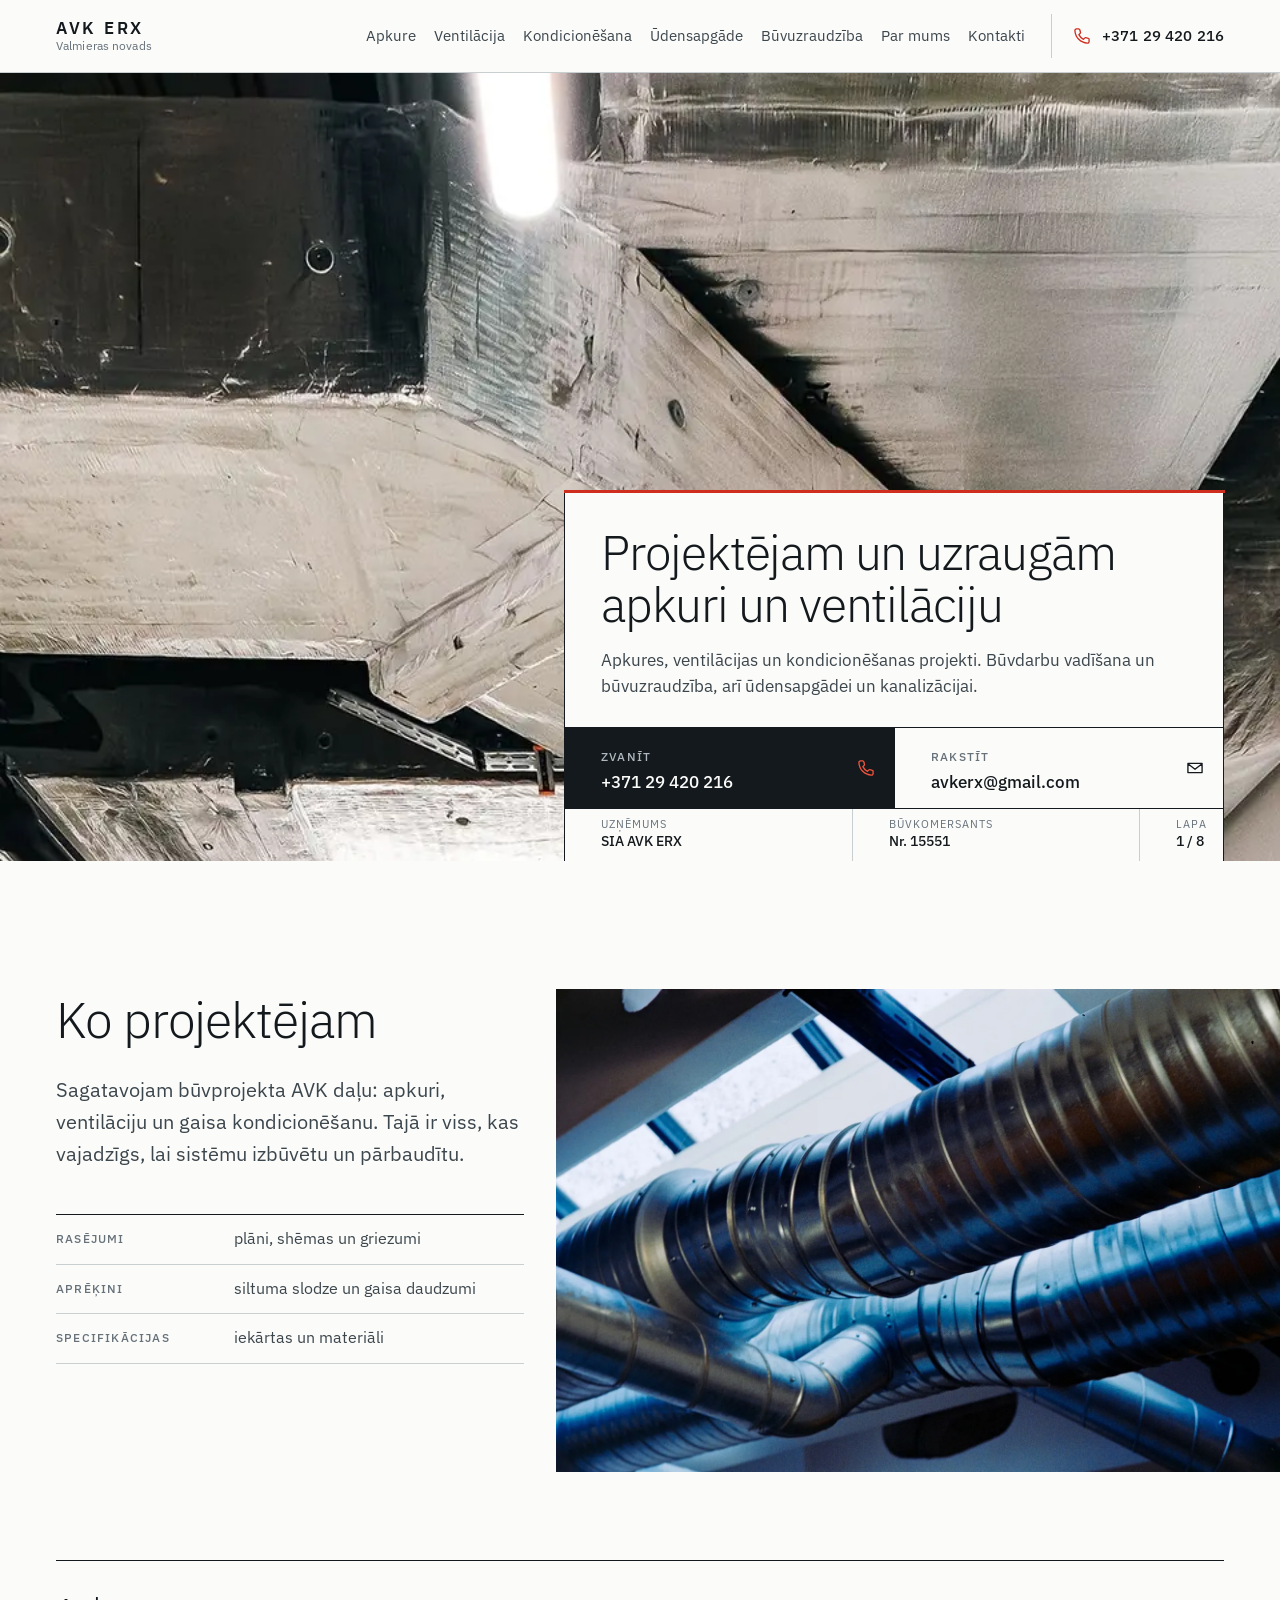
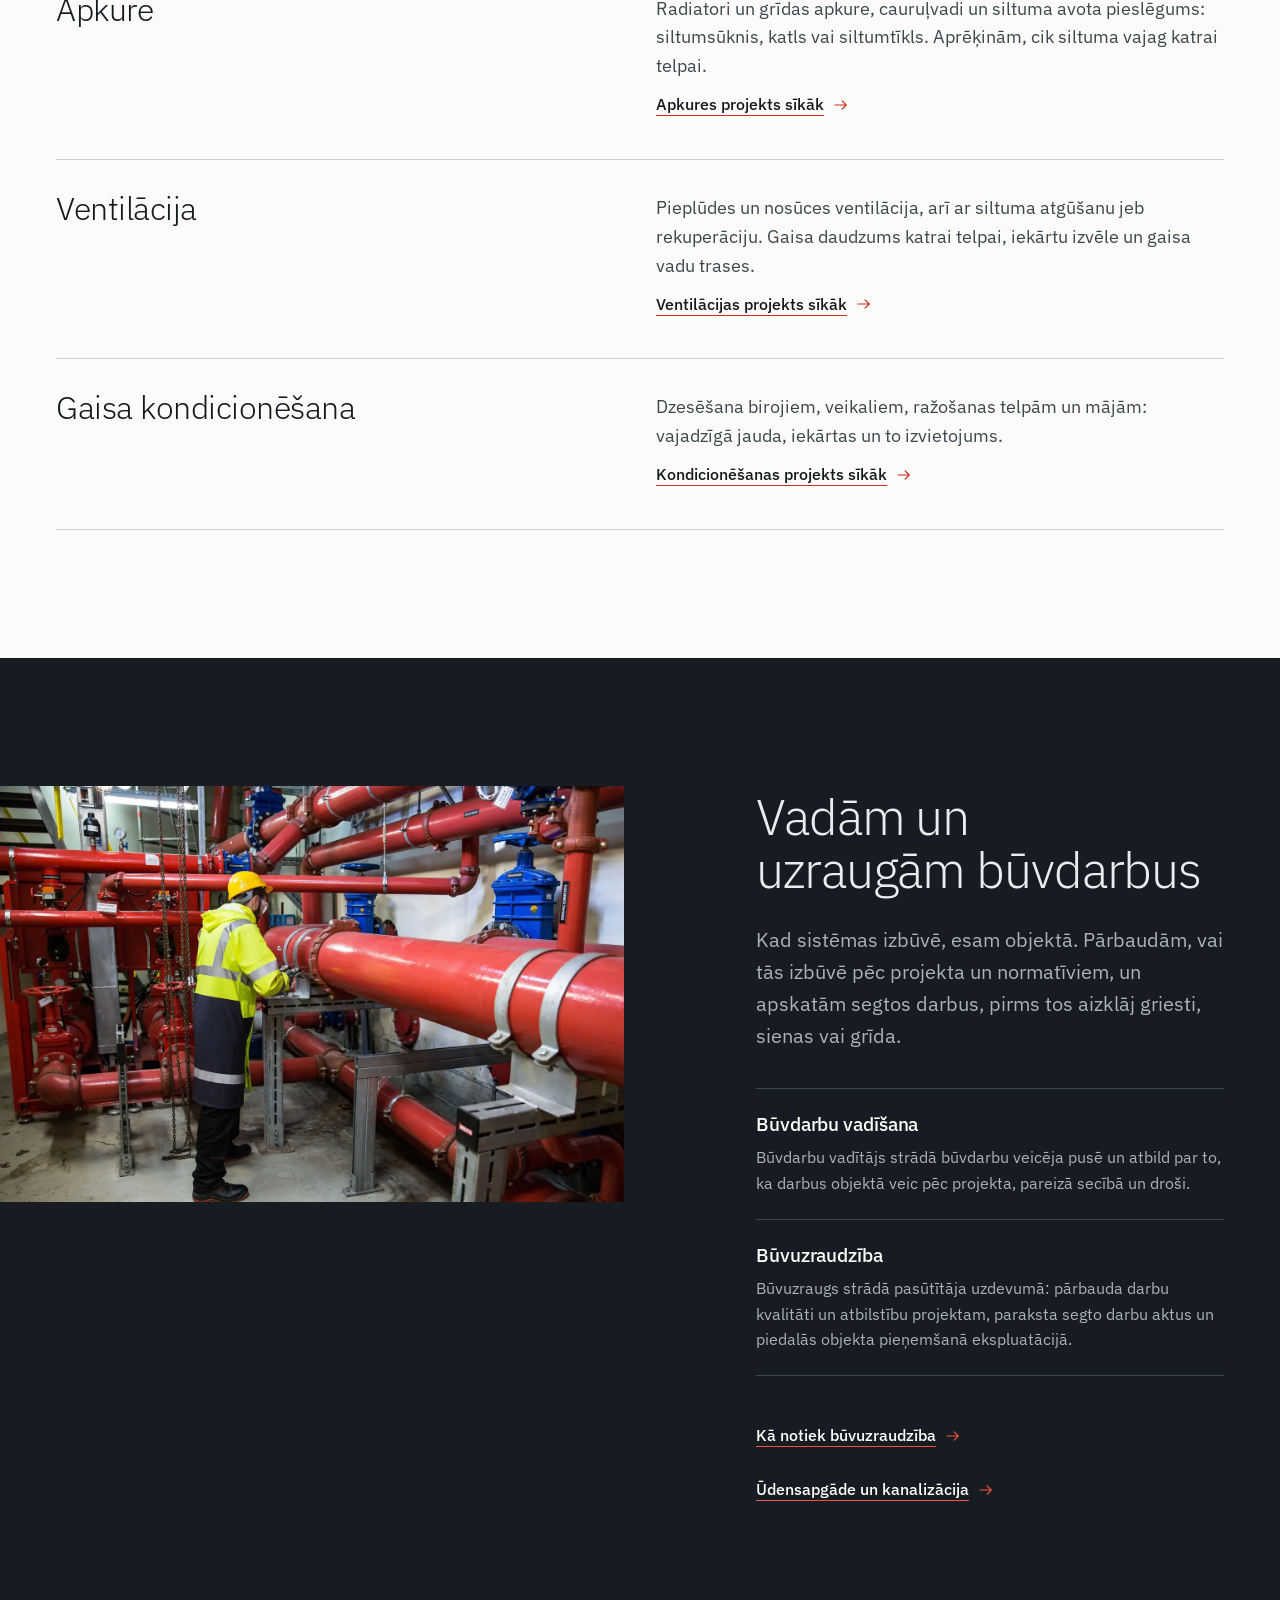
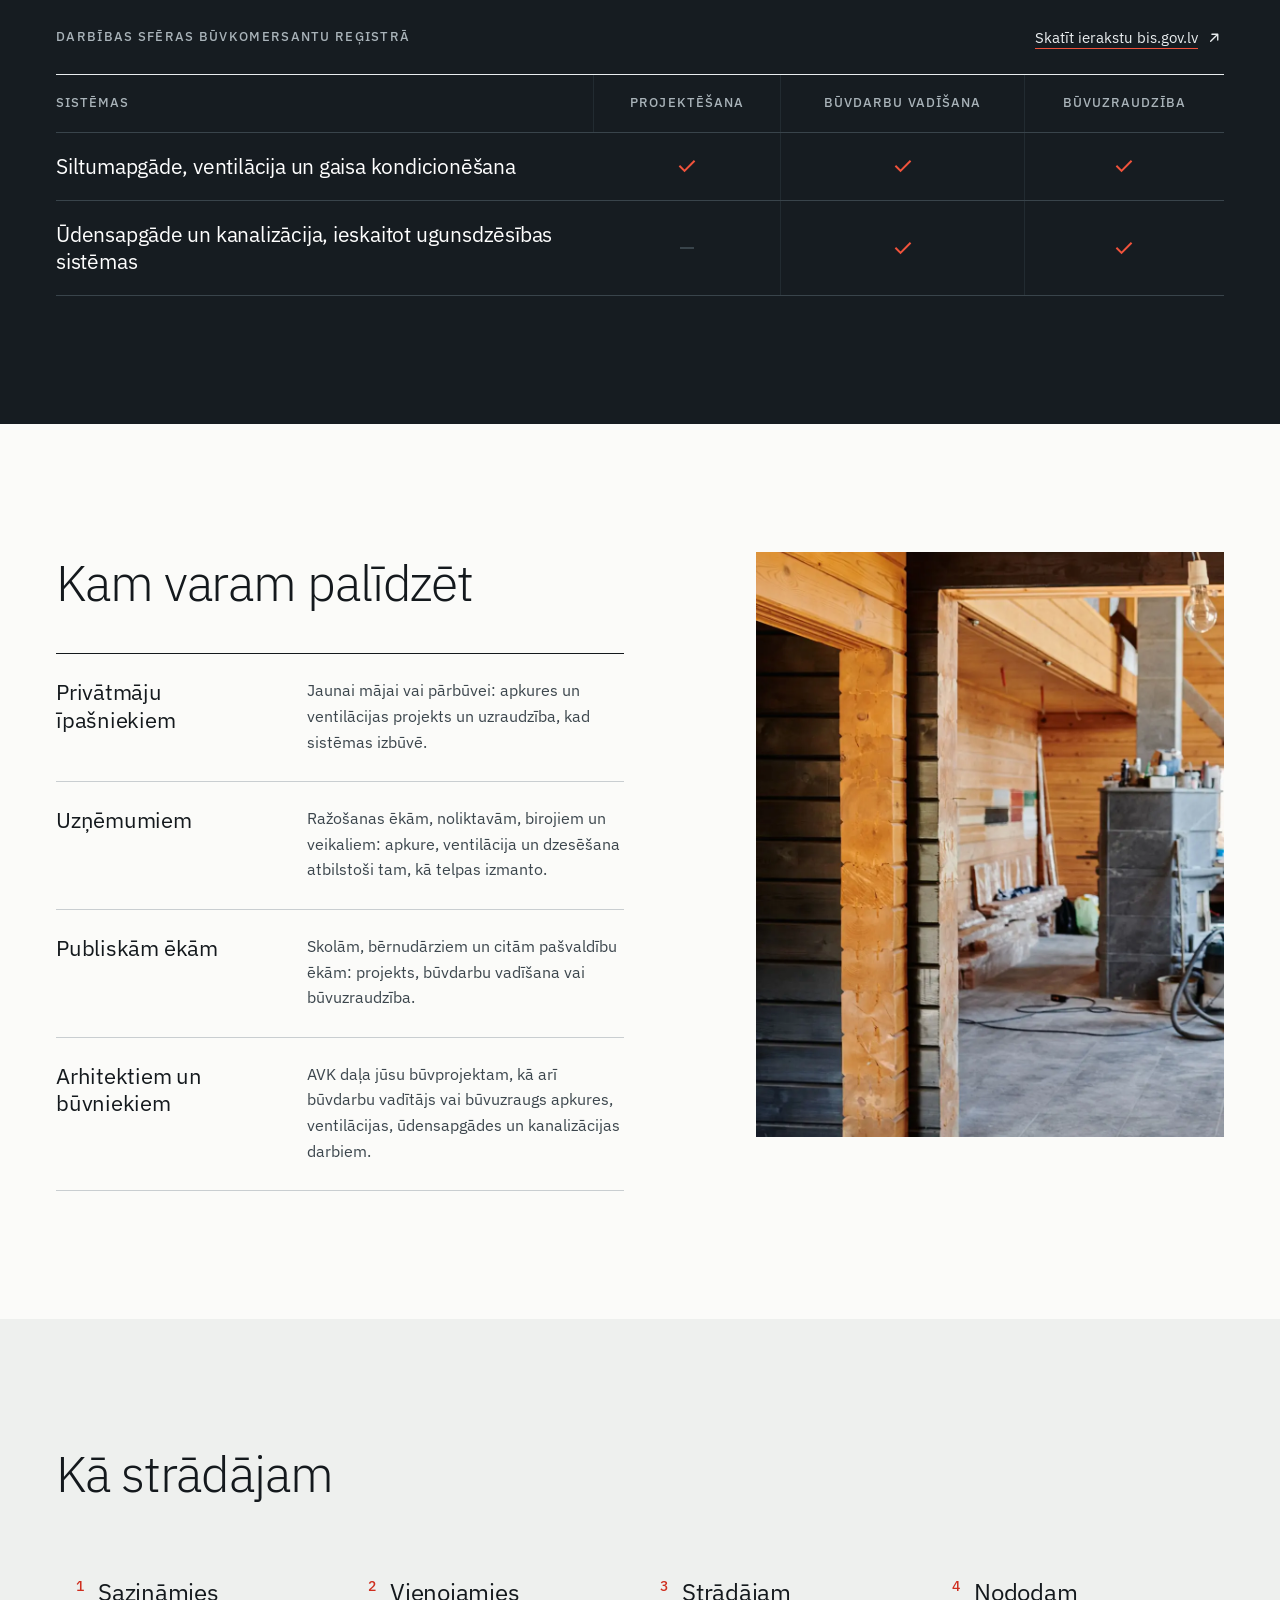
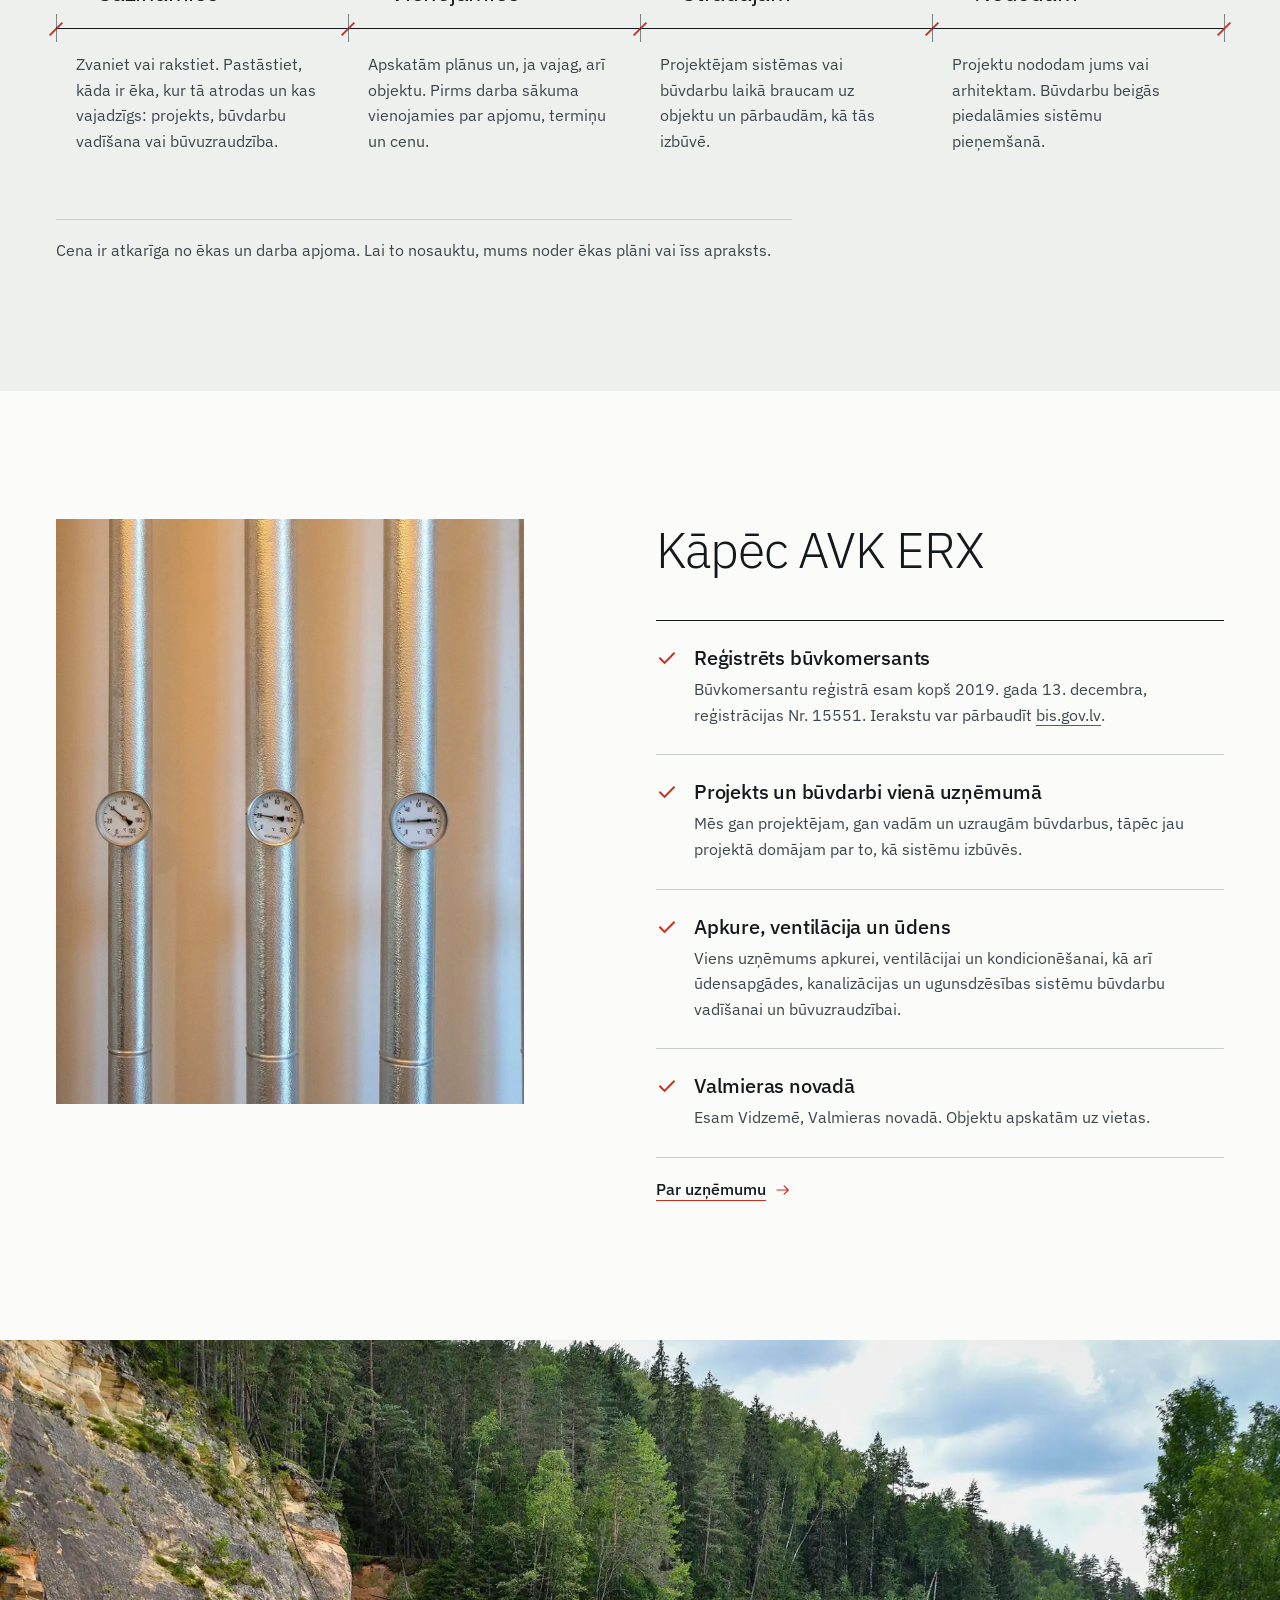
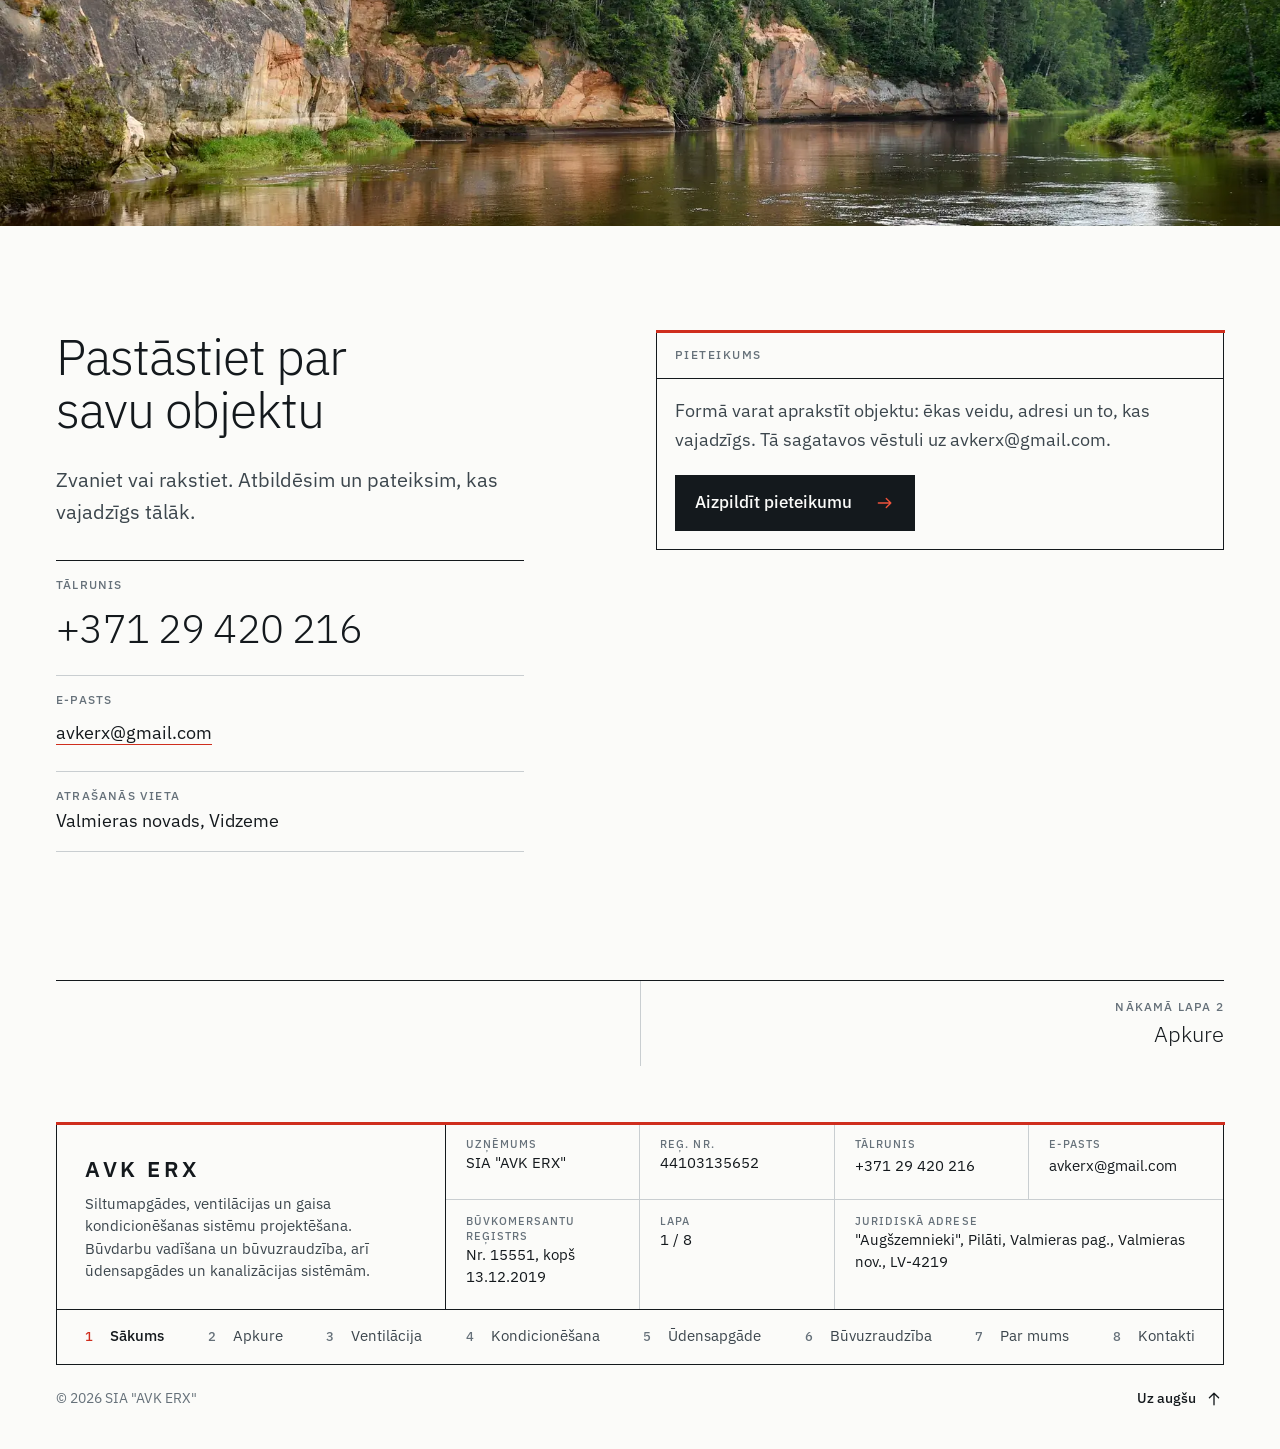
<file: index.html>
<!doctype html>
<html lang="lv">
<head>
<meta charset="utf-8">
<meta name="viewport" content="width=device-width, initial-scale=1">
<title>AVK ERX: apkures un ventilācijas projektēšana un būvuzraudzība, Valmieras novads</title>
<meta name="description" content="SIA AVK ERX projektē siltumapgādes, ventilācijas un kondicionēšanas sistēmas, vada un uzrauga būvdarbus. Valmieras novads, tālr. +371 29 420 216.">
<meta name="robots" content="noindex">
<meta name="theme-color" content="#FBFBF9">
<meta property="og:type" content="website">
<meta property="og:locale" content="lv_LV">
<meta property="og:site_name" content="AVK ERX">
<meta property="og:title" content="AVK ERX: apkures un ventilācijas projektēšana un būvuzraudzība">
<meta property="og:description" content="SIA AVK ERX projektē siltumapgādes, ventilācijas un kondicionēšanas sistēmas, vada un uzrauga būvdarbus. Valmieras novads, tālr. +371 29 420 216.">
<link rel="icon" href="favicon.svg" type="image/svg+xml">
<link rel="icon" href="favicon-32.png" sizes="32x32" type="image/png">
<link rel="apple-touch-icon" href="apple-touch-icon.png">
<link rel="preload" href="fonts/plex-latin-wght-normal.woff2" as="font" type="font/woff2" crossorigin>
<link rel="preload" href="fonts/plex-latin-ext-wght-normal.woff2" as="font" type="font/woff2" crossorigin>
<link rel="stylesheet" href="styles.css">
<script type="application/ld+json">
{
 "@context": "https://schema.org",
 "@type": "LocalBusiness",
 "name": "AVK ERX",
 "legalName": "SIA \"AVK ERX\"",
 "description": "Siltumapgādes, ventilācijas un gaisa kondicionēšanas sistēmu projektēšana; šo sistēmu būvdarbu vadīšana un būvuzraudzība; ūdensapgādes un kanalizācijas sistēmu (ieskaitot ugunsdzēsības sistēmas) būvdarbu vadīšana un būvuzraudzība.",
 "telephone": "+37129420216",
 "email": "avkerx@gmail.com",
 "address": {
  "@type": "PostalAddress",
  "streetAddress": "\"Augšzemnieki\", Pilāti",
  "addressLocality": "Valmieras pagasts",
  "addressRegion": "Valmieras novads",
  "postalCode": "LV-4219",
  "addressCountry": "LV"
 },
 "identifier": [
  {
   "@type": "PropertyValue",
   "propertyID": "Uzņēmumu reģistra reģistrācijas numurs",
   "value": "44103135652"
  },
  {
   "@type": "PropertyValue",
   "propertyID": "Būvkomersanta reģistrācijas numurs",
   "value": "15551"
  }
 ],
 "knowsAbout": [
  "Siltumapgādes, ventilācijas un gaisa kondicionēšanas sistēmu projektēšana",
  "Siltumapgādes, ventilācijas un gaisa kondicionēšanas sistēmu būvdarbu vadīšana un būvuzraudzība",
  "Ūdensapgādes un kanalizācijas sistēmu (ieskaitot ugunsdzēsības sistēmas) būvdarbu vadīšana un būvuzraudzība"
 ]
}
</script>
</head>
<body>
<a class="skip" href="#saturs">Pāriet uz saturu</a>

<header class="hdr">
  <div class="wrap hdr__in">
    <a class="brand" href="index.html" aria-current="page" aria-label="AVK ERX, sākumlapa">
      <span class="brand__mark">AVK ERX</span>
      <span class="brand__place">Valmieras novads</span>
    </a>
    <nav class="nav" aria-label="Galvenā izvēlne">
      <a href="apkure.html">Apkure</a>
      <a href="ventilacija.html">Ventilācija</a>
      <a href="kondicionesana.html">Kondicionēšana</a>
      <a href="udens.html">Ūdensapgāde</a>
      <a href="buvuzraudziba.html">Būvuzraudzība</a>
      <a href="par-mums.html">Par mums</a>
      <a href="kontakti.html">Kontakti</a>
    </nav>
    <a class="hdr__tel" href="tel:+37129420216">
      <svg class="ico" viewBox="0 0 24 24" aria-hidden="true"><path d="M8.2 3.5H5.4A1.9 1.9 0 0 0 3.5 5.6c.5 8.1 6.8 14.4 14.9 14.9a1.9 1.9 0 0 0 2.1-1.9v-2.8a1 1 0 0 0-.8-1l-3.3-.8a1 1 0 0 0-1 .3l-1.6 1.7a12.4 12.4 0 0 1-5.6-5.6l1.7-1.6a1 1 0 0 0 .3-1l-.8-3.3a1 1 0 0 0-1-.8z"/></svg>
      <span>+371 29 420 216</span>
    </a>
    <div class="hdr__mobile">
      <a class="iconbtn" href="tel:+37129420216" aria-label="Zvanīt +371 29 420 216">
        <svg class="ico" viewBox="0 0 24 24" aria-hidden="true"><path d="M8.2 3.5H5.4A1.9 1.9 0 0 0 3.5 5.6c.5 8.1 6.8 14.4 14.9 14.9a1.9 1.9 0 0 0 2.1-1.9v-2.8a1 1 0 0 0-.8-1l-3.3-.8a1 1 0 0 0-1 .3l-1.6 1.7a12.4 12.4 0 0 1-5.6-5.6l1.7-1.6a1 1 0 0 0 .3-1l-.8-3.3a1 1 0 0 0-1-.8z"/></svg>
      </a>
      <button class="menubtn" type="button" aria-expanded="false" aria-controls="izvelne">
        <svg class="ico ico--open" viewBox="0 0 24 24" aria-hidden="true"><path d="M4 8.5h16M4 15.5h16"/></svg>
        <svg class="ico ico--close" viewBox="0 0 24 24" aria-hidden="true"><path d="M6 6l12 12M18 6L6 18"/></svg>
        <span class="menubtn__t">Izvēlne</span>
      </button>
    </div>
  </div>
  <div class="menu" id="izvelne" hidden>
    <nav class="wrap menu__in" aria-label="Izvēlne">
      <a href="index.html" aria-current="page"><span class="menu__n">01</span>Sākums</a>
      <a href="apkure.html"><span class="menu__n">02</span>Apkure</a>
      <a href="ventilacija.html"><span class="menu__n">03</span>Ventilācija</a>
      <a href="kondicionesana.html"><span class="menu__n">04</span>Gaisa kondicionēšana</a>
      <a href="udens.html"><span class="menu__n">05</span>Ūdensapgāde un kanalizācija</a>
      <a href="buvuzraudziba.html"><span class="menu__n">06</span>Būvdarbu vadīšana un būvuzraudzība</a>
      <a href="par-mums.html"><span class="menu__n">07</span>Par uzņēmumu</a>
      <a href="kontakti.html"><span class="menu__n">08</span>Kontakti</a>
      <div class="menu__contact">
        <a href="tel:+37129420216">+371 29 420 216</a>
        <a href="mailto:avkerx@gmail.com">avkerx@gmail.com</a>
      </div>
    </nav>
  </div>
</header>

<main id="saturs">

  <section class="hero" id="sakums" aria-labelledby="virsraksts">
    <picture class="hero__photo">
      <source media="(min-width: 640px)" srcset="img/hero-d.webp" width="1800" height="1013">
      <img src="img/hero-m.webp" width="960" height="1600" fetchpriority="high"
           alt="Gaitenis ar vēl atvērtiem griestiem: virs baltajām sienām redzami izolēti gaisa vadi un kabeļu trases">
    </picture>
    <div class="wrap hero__dock">
      <div class="tb">
        <h1 class="tb__title" id="virsraksts">Projektējam un uzraugām apkuri un ventilāciju</h1>
        <p class="tb__lead">Apkures, ventilācijas un kondicionēšanas projekti. Būvdarbu vadīšana un būvuzraudzība, arī ūdensapgādei un kanalizācijai.</p>
        <div class="tb__acts">
          <a class="tb__act tb__act--main" href="tel:+37129420216">
            <span class="tb__k">Zvanīt</span>
            <span class="tb__v">+371 29 420 216</span>
            <svg class="ico" viewBox="0 0 24 24" aria-hidden="true"><path d="M8.2 3.5H5.4A1.9 1.9 0 0 0 3.5 5.6c.5 8.1 6.8 14.4 14.9 14.9a1.9 1.9 0 0 0 2.1-1.9v-2.8a1 1 0 0 0-.8-1l-3.3-.8a1 1 0 0 0-1 .3l-1.6 1.7a12.4 12.4 0 0 1-5.6-5.6l1.7-1.6a1 1 0 0 0 .3-1l-.8-3.3a1 1 0 0 0-1-.8z"/></svg>
          </a>
          <a class="tb__act" href="mailto:avkerx@gmail.com">
            <span class="tb__k">Rakstīt</span>
            <span class="tb__v">avkerx@gmail.com</span>
            <svg class="ico" viewBox="0 0 24 24" aria-hidden="true"><path d="M3.5 6.5h17v11h-17z M3.5 7l8.5 6.5L20.5 7"/></svg>
          </a>
        </div>
        <dl class="tb__meta">
          <div><dt>Uzņēmums</dt><dd>SIA AVK ERX</dd></div>
          <div><dt>Būvkomersants</dt><dd>Nr. 15551</dd></div>
          <div class="tb__sheet"><dt>Lapa</dt><dd>1 / 8</dd></div>
        </dl>
      </div>
    </div>
  </section>

  <section class="sec" id="projektesana" aria-labelledby="h-proj">
    <div class="wrap">
      <div class="duo">
        <div class="duo__text">
          <h2 id="h-proj">Ko projektējam</h2>
          <p class="lead">Sagatavojam būvprojekta AVK daļu: apkuri, ventilāciju un gaisa kondicionēšanu. Tajā ir viss, kas vajadzīgs, lai sistēmu izbūvētu un pārbaudītu.</p>
          <dl class="parts">
            <div><dt>Rasējumi</dt><dd>plāni, shēmas un griezumi</dd></div>
            <div><dt>Aprēķini</dt><dd>siltuma slodze un gaisa daudzumi</dd></div>
            <div><dt>Specifikācijas</dt><dd>iekārtas un materiāli</dd></div>
          </dl>
        </div>
        <figure class="duo__media duo__media--wide duo__media--bleed-r">
          <img src="img/vent.webp" width="1500" height="1000" loading="lazy" decoding="async"
               alt="Spirālveida cinkota skārda gaisa vadi zem griestiem ar jumta logiem">
        </figure>
      </div>

      <div class="spec">
        <div class="spec__row">
          <h3 class="spec__term">Apkure</h3>
          <p>Radiatori un grīdas apkure, cauruļvadi un siltuma avota pieslēgums: siltumsūknis, katls vai siltumtīkls. Aprēķinām, cik siltuma vajag katrai telpai.</p>
          <a class="more" href="apkure.html">Apkures projekts sīkāk<svg class="ico" viewBox="0 0 24 24" aria-hidden="true"><path d="M4 12h15M13.5 6.5 19 12l-5.5 5.5"/></svg></a>
        </div>
        <div class="spec__row">
          <h3 class="spec__term">Ventilācija</h3>
          <p>Pieplūdes un nosūces ventilācija, arī ar siltuma atgūšanu jeb rekuperāciju. Gaisa daudzums katrai telpai, iekārtu izvēle un gaisa vadu trases.</p>
          <a class="more" href="ventilacija.html">Ventilācijas projekts sīkāk<svg class="ico" viewBox="0 0 24 24" aria-hidden="true"><path d="M4 12h15M13.5 6.5 19 12l-5.5 5.5"/></svg></a>
        </div>
        <div class="spec__row">
          <h3 class="spec__term">Gaisa kondicionēšana</h3>
          <p>Dzesēšana birojiem, veikaliem, ražošanas telpām un mājām: vajadzīgā jauda, iekārtas un to izvietojums.</p>
          <a class="more" href="kondicionesana.html">Kondicionēšanas projekts sīkāk<svg class="ico" viewBox="0 0 24 24" aria-hidden="true"><path d="M4 12h15M13.5 6.5 19 12l-5.5 5.5"/></svg></a>
        </div>
      </div>
    </div>
  </section>

  <section class="sec sec--dark" id="uzraudziba" aria-labelledby="h-uzr">
    <div class="wrap">
      <div class="duo duo--rev">
        <figure class="duo__media duo__media--wide duo__media--bleed-l">
          <img src="img/site.webp" width="1500" height="1000" loading="lazy" decoding="async"
               alt="Inženieris ķiverē pārbauda vārstu tehniskajā telpā ar sarkaniem cauruļvadiem">
        </figure>
        <div class="duo__text">
          <h2 id="h-uzr">Vadām un uzraugām būvdarbus</h2>
          <p class="lead">Kad sistēmas izbūvē, esam objektā. Pārbaudām, vai tās izbūvē pēc projekta un normatīviem, un apskatām segtos darbus, pirms tos aizklāj griesti, sienas vai grīda.</p>
          <div class="roles">
            <div class="role">
              <h3>Būvdarbu vadīšana</h3>
              <p>Būvdarbu vadītājs strādā būvdarbu veicēja pusē un atbild par to, ka darbus objektā veic pēc projekta, pareizā secībā un droši.</p>
            </div>
            <div class="role">
              <h3>Būvuzraudzība</h3>
              <p>Būvuzraugs strādā pasūtītāja uzdevumā: pārbauda darbu kvalitāti un atbilstību projektam, paraksta segto darbu aktus un piedalās objekta pieņemšanā ekspluatācijā.</p>
            </div>
          </div>
          <div class="links">
            <a class="more" href="buvuzraudziba.html">Kā notiek būvuzraudzība<svg class="ico" viewBox="0 0 24 24" aria-hidden="true"><path d="M4 12h15M13.5 6.5 19 12l-5.5 5.5"/></svg></a>
            <a class="more" href="udens.html">Ūdensapgāde un kanalizācija<svg class="ico" viewBox="0 0 24 24" aria-hidden="true"><path d="M4 12h15M13.5 6.5 19 12l-5.5 5.5"/></svg></a>
          </div>
        </div>
      </div>

      <figure class="matrix">
        <figcaption class="matrix__cap">
          <span>Darbības sfēras Būvkomersantu reģistrā</span>
          <a class="matrix__link" href="https://bis.gov.lv/bisp/lv/construction_companies/15511" target="_blank" rel="noopener">Skatīt ierakstu bis.gov.lv
            <svg class="ico" viewBox="0 0 24 24" aria-hidden="true"><path d="M8 16 16.5 7.5M9.5 7.5h7v7"/></svg></a>
        </figcaption>
        <table>
          <thead>
            <tr>
              <th scope="col">Sistēmas</th>
              <th scope="col">Projektēšana</th>
              <th scope="col">Būvdarbu vadīšana</th>
              <th scope="col">Būvuzraudzība</th>
            </tr>
          </thead>
          <tbody>
            <tr>
              <th scope="row">Siltumapgāde, ventilācija un gaisa kondicionēšana</th>
              <td data-k="Projektēšana"><svg class="tick" viewBox="0 0 24 24" role="img" aria-label="jā"><path d="M4.5 12.5l4.8 4.8L19.5 7"/></svg></td>
              <td data-k="Būvdarbu vadīšana"><svg class="tick" viewBox="0 0 24 24" role="img" aria-label="jā"><path d="M4.5 12.5l4.8 4.8L19.5 7"/></svg></td>
              <td data-k="Būvuzraudzība"><svg class="tick" viewBox="0 0 24 24" role="img" aria-label="jā"><path d="M4.5 12.5l4.8 4.8L19.5 7"/></svg></td>
            </tr>
            <tr>
              <th scope="row">Ūdensapgāde un kanalizācija, ieskaitot ugunsdzēsības sistēmas</th>
              <td data-k="Projektēšana"><span class="no" aria-hidden="true"></span><span class="vh">nē</span></td>
              <td data-k="Būvdarbu vadīšana"><svg class="tick" viewBox="0 0 24 24" role="img" aria-label="jā"><path d="M4.5 12.5l4.8 4.8L19.5 7"/></svg></td>
              <td data-k="Būvuzraudzība"><svg class="tick" viewBox="0 0 24 24" role="img" aria-label="jā"><path d="M4.5 12.5l4.8 4.8L19.5 7"/></svg></td>
            </tr>
          </tbody>
        </table>
      </figure>
    </div>
  </section>

  <section class="sec" id="kam" aria-labelledby="h-kam">
    <div class="wrap">
      <div class="duo duo--who">
        <div class="duo__text">
          <h2 id="h-kam">Kam varam palīdzēt</h2>
          <ul class="index">
            <li>
              <h3>Privātmāju īpašniekiem</h3>
              <p>Jaunai mājai vai pārbūvei: apkures un ventilācijas projekts un uzraudzība, kad sistēmas izbūvē.</p>
            </li>
            <li>
              <h3>Uzņēmumiem</h3>
              <p>Ražošanas ēkām, noliktavām, birojiem un veikaliem: apkure, ventilācija un dzesēšana atbilstoši tam, kā telpas izmanto.</p>
            </li>
            <li>
              <h3>Publiskām ēkām</h3>
              <p>Skolām, bērnudārziem un citām pašvaldību ēkām: projekts, būvdarbu vadīšana vai būvuzraudzība.</p>
            </li>
            <li>
              <h3>Arhitektiem un būvniekiem</h3>
              <p>AVK daļa jūsu būvprojektam, kā arī būvdarbu vadītājs vai būvuzraugs apkures, ventilācijas, ūdensapgādes un kanalizācijas darbiem.</p>
            </li>
          </ul>
        </div>
        <figure class="duo__media duo__media--tall">
          <img src="img/house.webp" width="1000" height="1307" loading="lazy" decoding="async"
               alt="Guļbūves māja pārbūves laikā: koka sienas, podiņu krāsns un atvērta durvju aile">
        </figure>
      </div>
    </div>
  </section>

  <section class="sec sec--zinc" id="process" aria-labelledby="h-proc">
    <div class="wrap">
      <h2 id="h-proc">Kā strādājam</h2>
      <div class="chainwrap">
      <ol class="chain">
        <li class="chain__seg">
          <h3 class="chain__t"><span class="chain__n">1</span>Sazināmies</h3>
          <p>Zvaniet vai rakstiet. Pastāstiet, kāda ir ēka, kur tā atrodas un kas vajadzīgs: projekts, būvdarbu vadīšana vai būvuzraudzība.</p>
        </li>
        <li class="chain__seg">
          <h3 class="chain__t"><span class="chain__n">2</span>Vienojamies</h3>
          <p>Apskatām plānus un, ja vajag, arī objektu. Pirms darba sākuma vienojamies par apjomu, termiņu un cenu.</p>
        </li>
        <li class="chain__seg">
          <h3 class="chain__t"><span class="chain__n">3</span>Strādājam</h3>
          <p>Projektējam sistēmas vai būvdarbu laikā braucam uz objektu un pārbaudām, kā tās izbūvē.</p>
        </li>
        <li class="chain__seg">
          <h3 class="chain__t"><span class="chain__n">4</span>Nododam</h3>
          <p>Projektu nododam jums vai arhitektam. Būvdarbu beigās piedalāmies sistēmu pieņemšanā.</p>
        </li>
      </ol>
      </div>
      <p class="note">Cena ir atkarīga no ēkas un darba apjoma. Lai to nosauktu, mums noder ēkas plāni vai īss apraksts.</p>
    </div>
  </section>

  <section class="sec" id="kapec" aria-labelledby="h-kapec">
    <div class="wrap">
      <div class="duo duo--why">
        <figure class="duo__media duo__media--tall">
          <img src="img/heat.webp" width="1000" height="1234" loading="lazy" decoding="async"
               alt="Izolētas caurules uz sienas, uz katras termometrs">
        </figure>
        <div class="duo__text">
          <h2 id="h-kapec">Kāpēc AVK ERX</h2>
          <ul class="checks">
            <li>
              <svg class="tick" viewBox="0 0 24 24" aria-hidden="true"><path d="M4.5 12.5l4.8 4.8L19.5 7"/></svg>
              <div>
                <h3>Reģistrēts būvkomersants</h3>
                <p>Būvkomersantu reģistrā esam kopš 2019. gada 13. decembra, reģistrācijas Nr. 15551. Ierakstu var pārbaudīt <a href="https://bis.gov.lv/bisp/lv/construction_companies/15511" target="_blank" rel="noopener">bis.gov.lv</a>.</p>
              </div>
            </li>
            <li>
              <svg class="tick" viewBox="0 0 24 24" aria-hidden="true"><path d="M4.5 12.5l4.8 4.8L19.5 7"/></svg>
              <div>
                <h3>Projekts un būvdarbi vienā uzņēmumā</h3>
                <p>Mēs gan projektējam, gan vadām un uzraugām būvdarbus, tāpēc jau projektā domājam par to, kā sistēmu izbūvēs.</p>
              </div>
            </li>
            <li>
              <svg class="tick" viewBox="0 0 24 24" aria-hidden="true"><path d="M4.5 12.5l4.8 4.8L19.5 7"/></svg>
              <div>
                <h3>Apkure, ventilācija un ūdens</h3>
                <p>Viens uzņēmums apkurei, ventilācijai un kondicionēšanai, kā arī ūdensapgādes, kanalizācijas un ugunsdzēsības sistēmu būvdarbu vadīšanai un būvuzraudzībai.</p>
              </div>
            </li>
            <li>
              <svg class="tick" viewBox="0 0 24 24" aria-hidden="true"><path d="M4.5 12.5l4.8 4.8L19.5 7"/></svg>
              <div>
                <h3>Valmieras novadā</h3>
                <p>Esam Vidzemē, Valmieras novadā. Objektu apskatām uz vietas.</p>
              </div>
            </li>
          </ul>
          <a class="more" href="par-mums.html">Par uzņēmumu<svg class="ico" viewBox="0 0 24 24" aria-hidden="true"><path d="M4 12h15M13.5 6.5 19 12l-5.5 5.5"/></svg></a>
        </div>
      </div>
    </div>
  </section>

  <section class="contact" id="kontakti" aria-labelledby="h-kont">
    <figure class="band">
      <img src="img/gauja.webp" width="1800" height="770" loading="lazy" decoding="async"
           alt="Gaujas krasts Vidzemē: smilšakmens klintis, priedes un rāma upe">
    </figure>
    <div class="wrap contact__grid">
      <div class="contact__info">
        <h2 id="h-kont">Pastāstiet par savu objektu</h2>
        <p class="lead">Zvaniet vai rakstiet. Atbildēsim un pateiksim, kas vajadzīgs tālāk.</p>
        <dl class="cinfo">
          <div class="cinfo__row cinfo__row--tel">
            <dt>Tālrunis</dt>
            <dd><a class="cinfo__tel" href="tel:+37129420216">+371 29 420 216</a></dd>
          </div>
          <div class="cinfo__row">
            <dt>E-pasts</dt>
            <dd><a class="cinfo__link" href="mailto:avkerx@gmail.com">avkerx@gmail.com</a></dd>
          </div>
          <div class="cinfo__row">
            <dt>Atrašanās vieta</dt>
            <dd>Valmieras novads, Vidzeme</dd>
          </div>
        </dl>
      </div>
      <div class="ask">
        <p class="ask__t">Pieteikums</p>
        <p class="ask__p">Formā varat aprakstīt objektu: ēkas veidu, adresi un to, kas vajadzīgs. Tā sagatavos vēstuli uz avkerx@gmail.com.</p>
        <a class="form__btn" href="kontakti.html#forma"><span>Aizpildīt pieteikumu</span><svg class="ico" viewBox="0 0 24 24" aria-hidden="true"><path d="M4 12h15M13.5 6.5 19 12l-5.5 5.5"/></svg></a>
      </div>
    </div>
  </section>

</main>

  <nav class="wrap" aria-label="Citas lapas"><div class="sheets">
    <a class="sheets__next" href="apkure.html"><span class="sheets__k">Nākamā lapa 2</span><span class="sheets__t">Apkure</span></a>
  </div></nav>

<footer class="foot">
  <div class="wrap">
    <div class="stamp">
      <div class="stamp__head">
        <span class="stamp__mark">AVK ERX</span>
        <span class="stamp__what">Siltumapgādes, ventilācijas un gaisa kondicionēšanas sistēmu projektēšana. Būvdarbu vadīšana un būvuzraudzība, arī ūdensapgādes un kanalizācijas sistēmām.</span>
      </div>
      <div class="stamp__body">
        <dl class="stamp__grid">
          <div><dt>Uzņēmums</dt><dd>SIA "AVK ERX"</dd></div>
          <div><dt>Reģ. Nr.</dt><dd>44103135652</dd></div>
          <div class="stamp__wide-s"><dt>Tālrunis</dt><dd><a href="tel:+37129420216">+371 29 420 216</a></dd></div>
          <div class="stamp__wide-s"><dt>E-pasts</dt><dd><a href="mailto:avkerx@gmail.com">avkerx@gmail.com</a></dd></div>
          <div><dt>Būvkomersantu reģistrs</dt><dd>Nr. 15551, kopš 13.12.2019</dd></div>
          <div><dt>Lapa</dt><dd>1 / 8</dd></div>
          <div class="stamp__addr"><dt>Juridiskā adrese</dt><dd>"Augšzemnieki", Pilāti, Valmieras pag., Valmieras nov., LV-4219</dd></div>
        </dl>
      </div>
      <nav class="stamp__list" aria-label="Lapu saraksts">
        <ol>
          <li><a href="index.html" aria-current="page"><span>1</span>Sākums</a></li>
          <li><a href="apkure.html"><span>2</span>Apkure</a></li>
          <li><a href="ventilacija.html"><span>3</span>Ventilācija</a></li>
          <li><a href="kondicionesana.html"><span>4</span>Kondicionēšana</a></li>
          <li><a href="udens.html"><span>5</span>Ūdensapgāde</a></li>
          <li><a href="buvuzraudziba.html"><span>6</span>Būvuzraudzība</a></li>
          <li><a href="par-mums.html"><span>7</span>Par mums</a></li>
          <li><a href="kontakti.html"><span>8</span>Kontakti</a></li>
        </ol>
      </nav>
    </div>
    <div class="foot__end">
      <span>© 2026 SIA "AVK ERX"</span>
      <a class="totop" href="#sakums">Uz augšu
        <svg class="ico" viewBox="0 0 24 24" aria-hidden="true"><path d="M12 19V5M6.5 10.5 12 5l5.5 5.5"/></svg></a>
    </div>
  </div>
</footer>

<script src="script.js" defer></script>
</body>
</html>
</file>
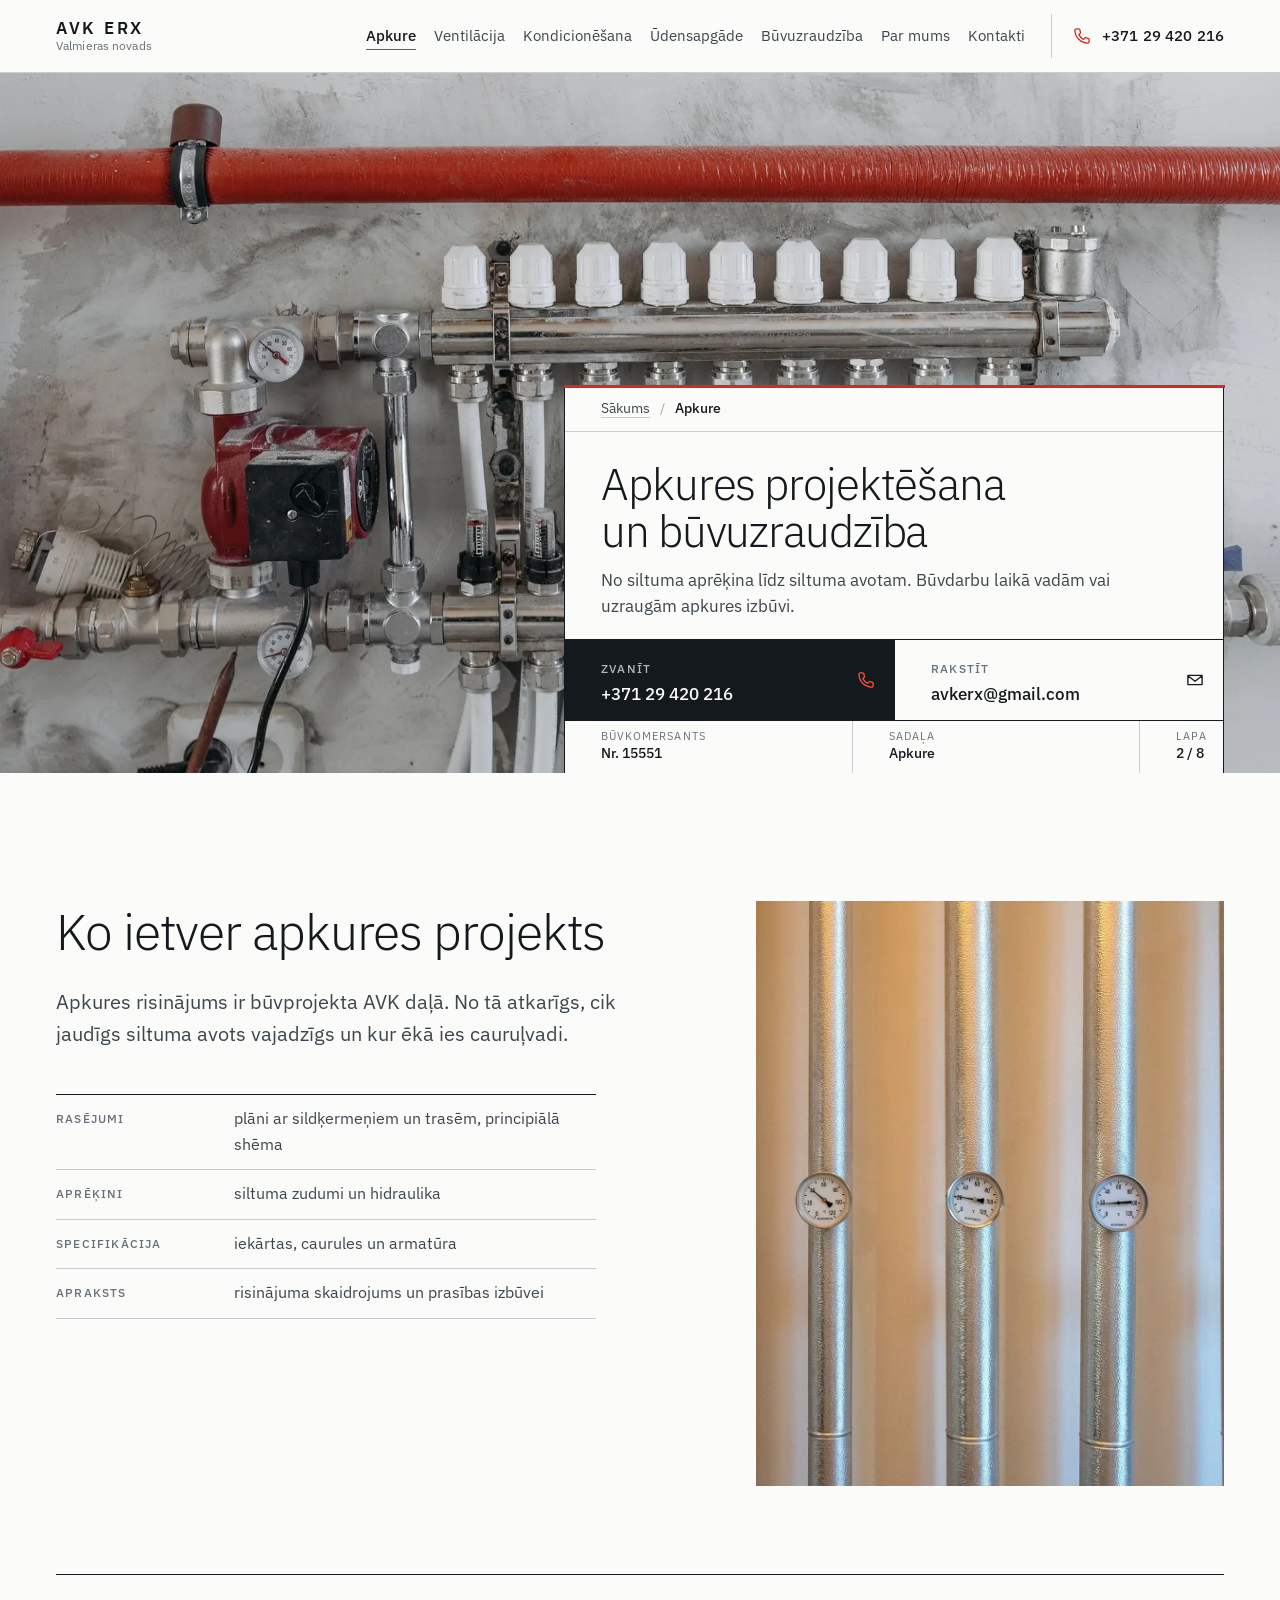
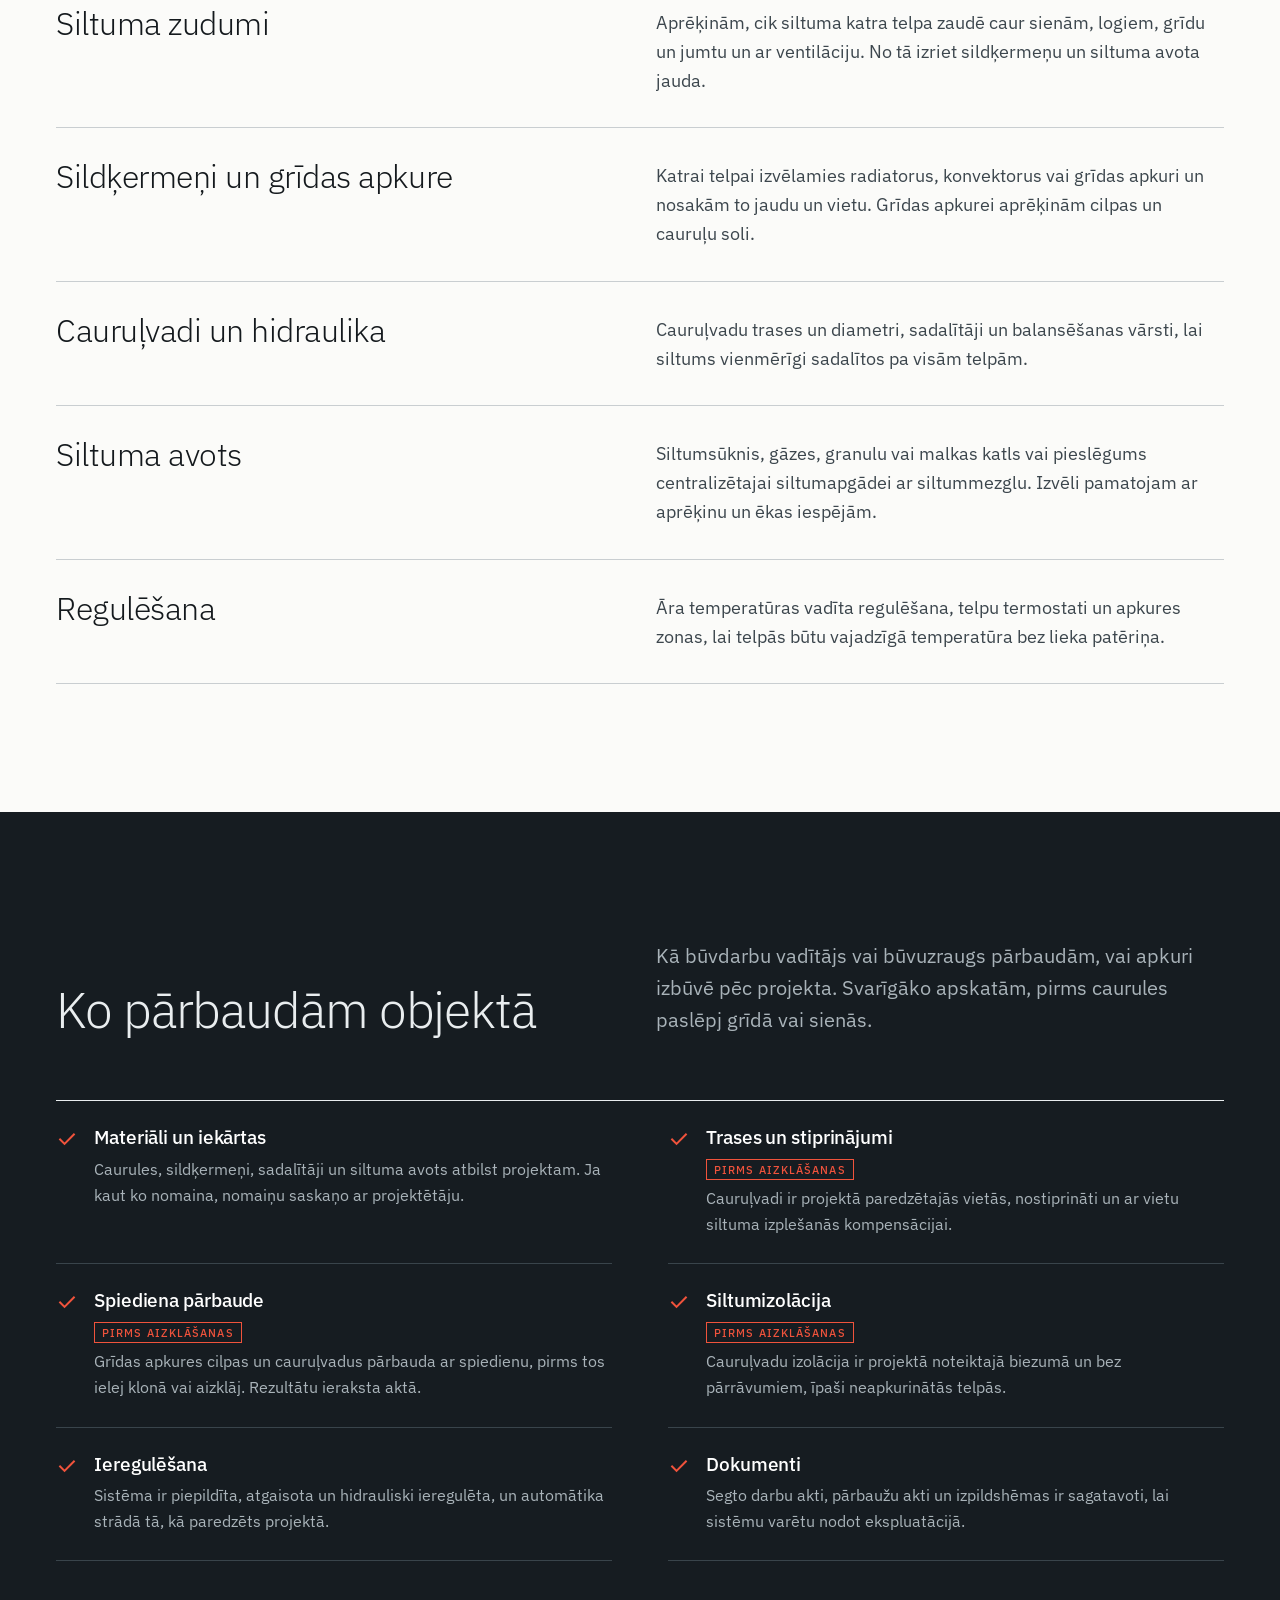
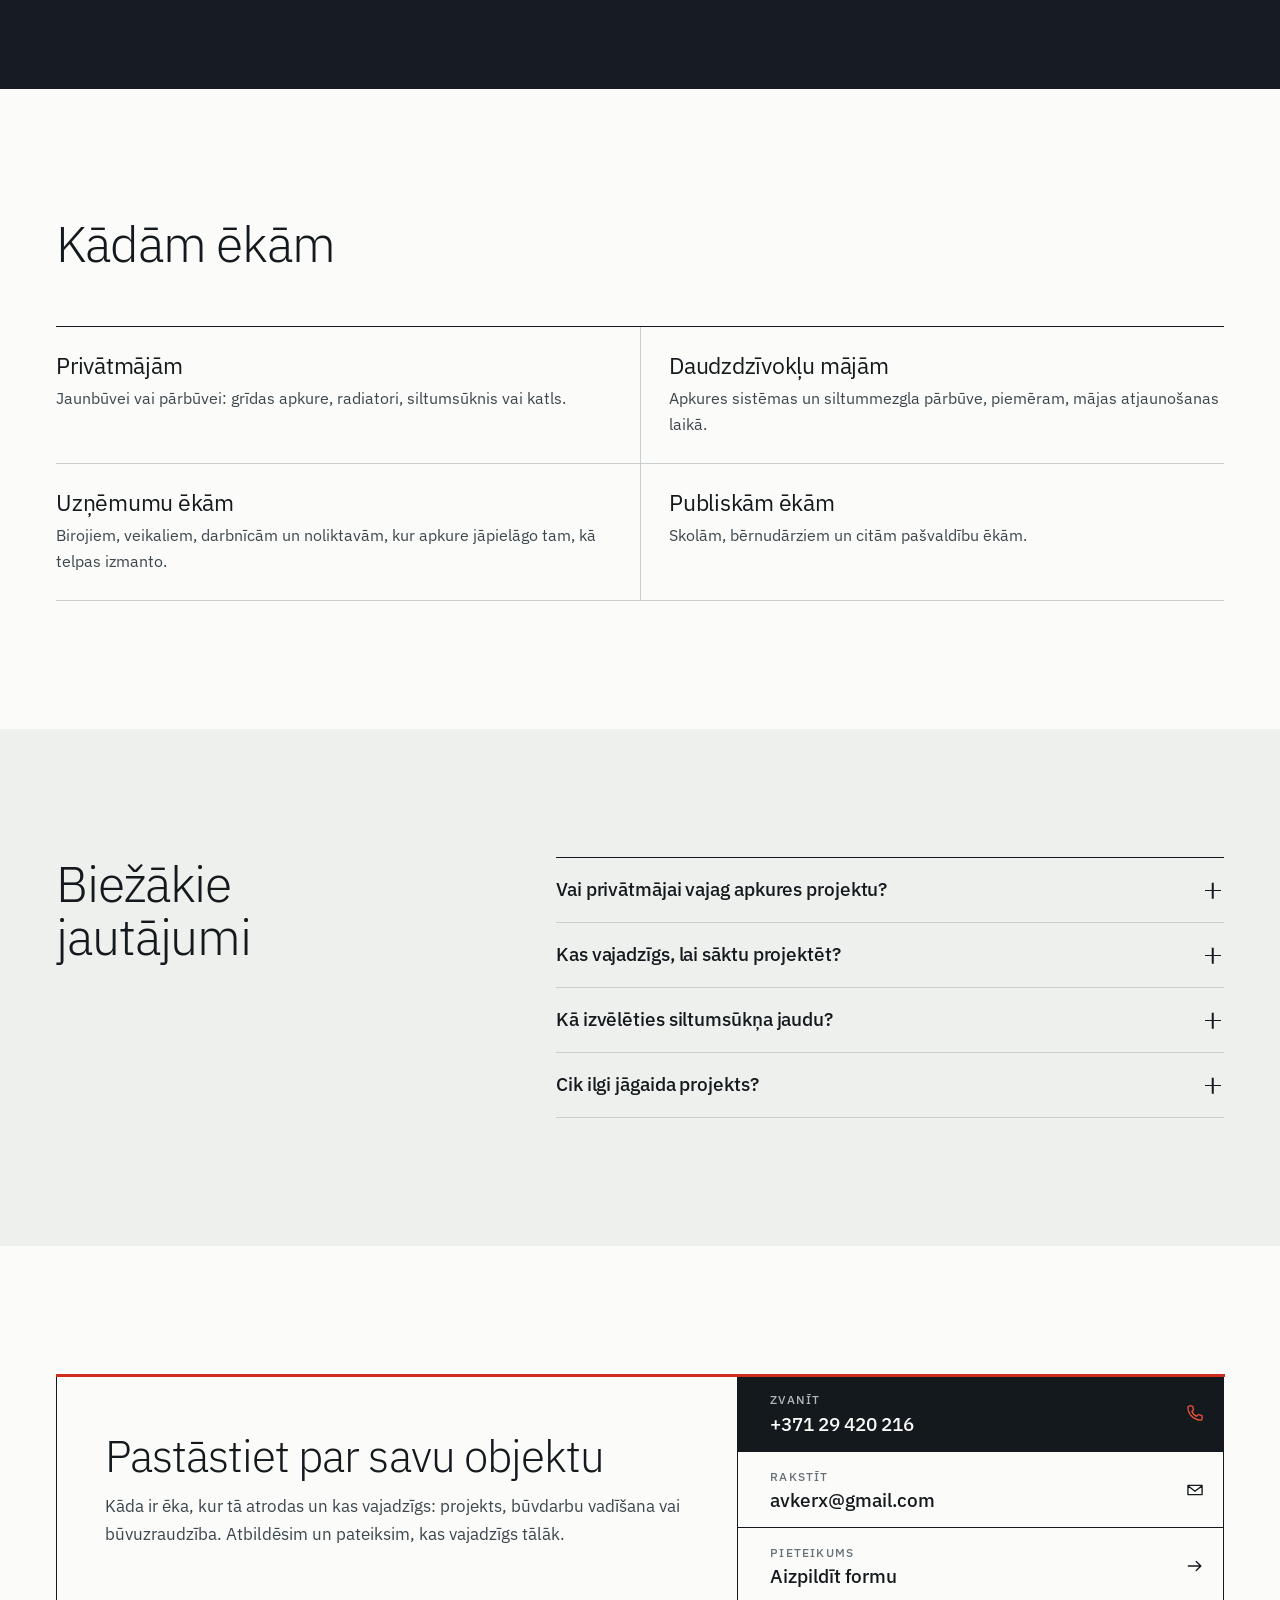
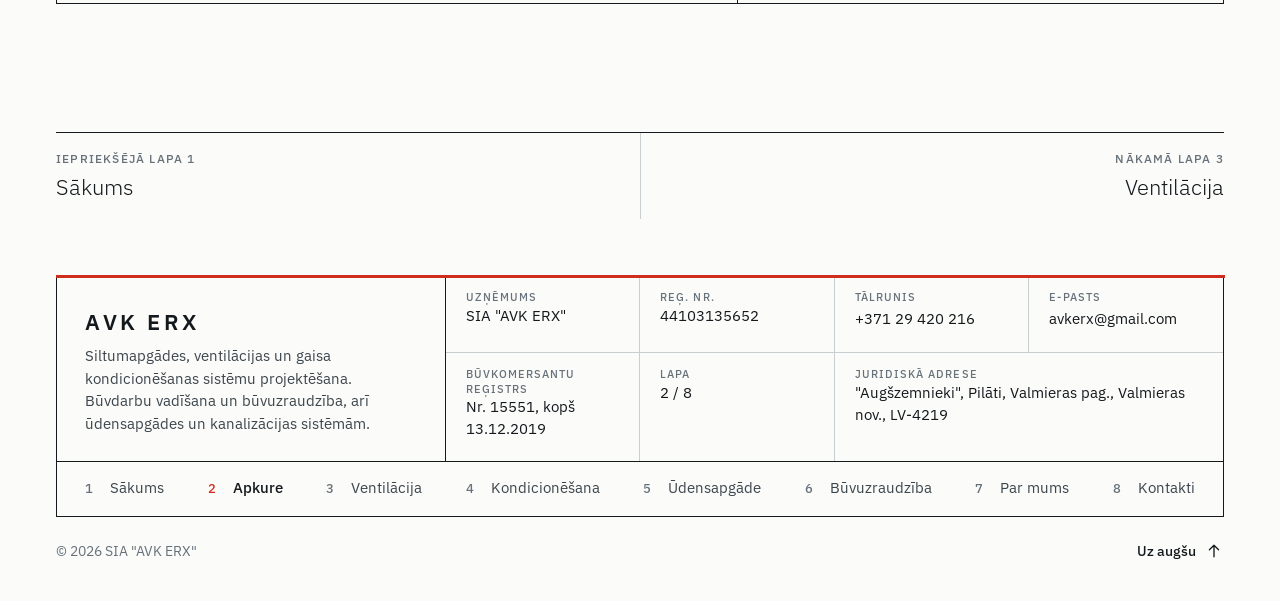
<file: apkure.html>
<!doctype html>
<html lang="lv">
<head>
<meta charset="utf-8">
<meta name="viewport" content="width=device-width, initial-scale=1">
<title>Apkures projektēšana un būvuzraudzība | AVK ERX</title>
<meta name="description" content="Apkures un siltumapgādes projekti: siltuma zudumu aprēķins, sildķermeņi, grīdas apkure, siltuma avots. Būvdarbu vadīšana un būvuzraudzība. Valmieras novads.">
<meta name="robots" content="noindex">
<meta name="theme-color" content="#FBFBF9">
<meta property="og:type" content="website">
<meta property="og:locale" content="lv_LV">
<meta property="og:site_name" content="AVK ERX">
<meta property="og:title" content="Apkures projektēšana un būvuzraudzība | AVK ERX">
<meta property="og:description" content="Apkures un siltumapgādes projekti: siltuma zudumu aprēķins, sildķermeņi, grīdas apkure, siltuma avots. Būvdarbu vadīšana un būvuzraudzība. Valmieras novads.">
<link rel="icon" href="favicon.svg" type="image/svg+xml">
<link rel="icon" href="favicon-32.png" sizes="32x32" type="image/png">
<link rel="apple-touch-icon" href="apple-touch-icon.png">
<link rel="preload" href="fonts/plex-latin-wght-normal.woff2" as="font" type="font/woff2" crossorigin>
<link rel="preload" href="fonts/plex-latin-ext-wght-normal.woff2" as="font" type="font/woff2" crossorigin>
<link rel="stylesheet" href="styles.css">
<script type="application/ld+json">
{
 "@context": "https://schema.org",
 "@graph": [
  {
   "@type": "Service",
   "name": "Apkures un siltumapgādes sistēmu projektēšana, būvdarbu vadīšana un būvuzraudzība",
   "serviceType": "Siltumapgādes sistēmu projektēšana",
   "description": "Siltuma zudumu aprēķins, sildķermeņi un grīdas apkure, cauruļvadi un hidraulika, siltuma avots un regulēšana būvprojekta AVK daļā; apkures izbūves būvdarbu vadīšana un būvuzraudzība.",
   "provider": {
    "@type": "LocalBusiness",
    "name": "AVK ERX",
    "legalName": "SIA \"AVK ERX\"",
    "telephone": "+37129420216",
    "email": "avkerx@gmail.com",
    "address": {
     "@type": "PostalAddress",
     "streetAddress": "\"Augšzemnieki\", Pilāti",
     "addressLocality": "Valmieras pagasts",
     "addressRegion": "Valmieras novads",
     "postalCode": "LV-4219",
     "addressCountry": "LV"
    }
   }
  },
  {
   "@type": "BreadcrumbList",
   "itemListElement": [
    {
     "@type": "ListItem",
     "position": 1,
     "name": "Sākums",
     "item": "index.html"
    },
    {
     "@type": "ListItem",
     "position": 2,
     "name": "Apkure",
     "item": "apkure.html"
    }
   ]
  }
 ]
}
</script>
</head>
<body>
<a class="skip" href="#saturs">Pāriet uz saturu</a>

<header class="hdr">
  <div class="wrap hdr__in">
    <a class="brand" href="index.html" aria-label="AVK ERX, sākumlapa">
      <span class="brand__mark">AVK ERX</span>
      <span class="brand__place">Valmieras novads</span>
    </a>
    <nav class="nav" aria-label="Galvenā izvēlne">
      <a href="apkure.html" aria-current="page">Apkure</a>
      <a href="ventilacija.html">Ventilācija</a>
      <a href="kondicionesana.html">Kondicionēšana</a>
      <a href="udens.html">Ūdensapgāde</a>
      <a href="buvuzraudziba.html">Būvuzraudzība</a>
      <a href="par-mums.html">Par mums</a>
      <a href="kontakti.html">Kontakti</a>
    </nav>
    <a class="hdr__tel" href="tel:+37129420216">
      <svg class="ico" viewBox="0 0 24 24" aria-hidden="true"><path d="M8.2 3.5H5.4A1.9 1.9 0 0 0 3.5 5.6c.5 8.1 6.8 14.4 14.9 14.9a1.9 1.9 0 0 0 2.1-1.9v-2.8a1 1 0 0 0-.8-1l-3.3-.8a1 1 0 0 0-1 .3l-1.6 1.7a12.4 12.4 0 0 1-5.6-5.6l1.7-1.6a1 1 0 0 0 .3-1l-.8-3.3a1 1 0 0 0-1-.8z"/></svg>
      <span>+371 29 420 216</span>
    </a>
    <div class="hdr__mobile">
      <a class="iconbtn" href="tel:+37129420216" aria-label="Zvanīt +371 29 420 216">
        <svg class="ico" viewBox="0 0 24 24" aria-hidden="true"><path d="M8.2 3.5H5.4A1.9 1.9 0 0 0 3.5 5.6c.5 8.1 6.8 14.4 14.9 14.9a1.9 1.9 0 0 0 2.1-1.9v-2.8a1 1 0 0 0-.8-1l-3.3-.8a1 1 0 0 0-1 .3l-1.6 1.7a12.4 12.4 0 0 1-5.6-5.6l1.7-1.6a1 1 0 0 0 .3-1l-.8-3.3a1 1 0 0 0-1-.8z"/></svg>
      </a>
      <button class="menubtn" type="button" aria-expanded="false" aria-controls="izvelne">
        <svg class="ico ico--open" viewBox="0 0 24 24" aria-hidden="true"><path d="M4 8.5h16M4 15.5h16"/></svg>
        <svg class="ico ico--close" viewBox="0 0 24 24" aria-hidden="true"><path d="M6 6l12 12M18 6L6 18"/></svg>
        <span class="menubtn__t">Izvēlne</span>
      </button>
    </div>
  </div>
  <div class="menu" id="izvelne" hidden>
    <nav class="wrap menu__in" aria-label="Izvēlne">
      <a href="index.html"><span class="menu__n">01</span>Sākums</a>
      <a href="apkure.html" aria-current="page"><span class="menu__n">02</span>Apkure</a>
      <a href="ventilacija.html"><span class="menu__n">03</span>Ventilācija</a>
      <a href="kondicionesana.html"><span class="menu__n">04</span>Gaisa kondicionēšana</a>
      <a href="udens.html"><span class="menu__n">05</span>Ūdensapgāde un kanalizācija</a>
      <a href="buvuzraudziba.html"><span class="menu__n">06</span>Būvdarbu vadīšana un būvuzraudzība</a>
      <a href="par-mums.html"><span class="menu__n">07</span>Par uzņēmumu</a>
      <a href="kontakti.html"><span class="menu__n">08</span>Kontakti</a>
      <div class="menu__contact">
        <a href="tel:+37129420216">+371 29 420 216</a>
        <a href="mailto:avkerx@gmail.com">avkerx@gmail.com</a>
      </div>
    </nav>
  </div>
</header>

<main id="saturs">

  <section class="hero hero--inner" id="sakums" aria-labelledby="virsraksts">
    <picture class="hero__photo">
      <img src="img/p-apkure.webp" width="1800" height="1130" fetchpriority="high" style="--pos-m: 50% 42%"
           alt="Grīdas apkures sadalītājs ar cirkulācijas sūkni, termometru un baltām caurulēm, virs tā sarkana izolēta caurule">
    </picture>
    <div class="wrap hero__dock">
      <div class="tb">
        <nav class="tb__crumbs" aria-label="Ceļš līdz lapai">
          <ol>
            <li><a href="index.html">Sākums</a></li>
            <li><span aria-current="page">Apkure</span></li>
          </ol>
        </nav>
        <h1 class="tb__title" id="virsraksts">Apkures projektēšana un būvuzraudzība</h1>
        <p class="tb__lead">No siltuma aprēķina līdz siltuma avotam. Būvdarbu laikā vadām vai uzraugām apkures izbūvi.</p>
        <div class="tb__acts">
          <a class="tb__act tb__act--main" href="tel:+37129420216">
            <span class="tb__k">Zvanīt</span>
            <span class="tb__v">+371 29 420 216</span>
            <svg class="ico" viewBox="0 0 24 24" aria-hidden="true"><path d="M8.2 3.5H5.4A1.9 1.9 0 0 0 3.5 5.6c.5 8.1 6.8 14.4 14.9 14.9a1.9 1.9 0 0 0 2.1-1.9v-2.8a1 1 0 0 0-.8-1l-3.3-.8a1 1 0 0 0-1 .3l-1.6 1.7a12.4 12.4 0 0 1-5.6-5.6l1.7-1.6a1 1 0 0 0 .3-1l-.8-3.3a1 1 0 0 0-1-.8z"/></svg>
          </a>
          <a class="tb__act" href="mailto:avkerx@gmail.com">
            <span class="tb__k">Rakstīt</span>
            <span class="tb__v">avkerx@gmail.com</span>
            <svg class="ico" viewBox="0 0 24 24" aria-hidden="true"><path d="M3.5 6.5h17v11h-17z M3.5 7l8.5 6.5L20.5 7"/></svg>
          </a>
        </div>
        <dl class="tb__meta">
          <div><dt>Būvkomersants</dt><dd>Nr. 15551</dd></div>
          <div><dt>Sadaļa</dt><dd>Apkure</dd></div>
          <div class="tb__sheet"><dt>Lapa</dt><dd>2 / 8</dd></div>
        </dl>
      </div>
    </div>
  </section>

  <section class="sec" id="projekts" aria-labelledby="h-proj">
    <div class="wrap">
      <div class="duo duo--who">
        <div class="duo__text">
          <h2 id="h-proj">Ko ietver apkures projekts</h2>
          <p class="lead">Apkures risinājums ir būvprojekta AVK daļā. No tā atkarīgs, cik jaudīgs siltuma avots vajadzīgs un kur ēkā ies cauruļvadi.</p>
          <dl class="parts">
            <div><dt>Rasējumi</dt><dd>plāni ar sildķermeņiem un trasēm, principiālā shēma</dd></div>
            <div><dt>Aprēķini</dt><dd>siltuma zudumi un hidraulika</dd></div>
            <div><dt>Specifikācija</dt><dd>iekārtas, caurules un armatūra</dd></div>
            <div><dt>Apraksts</dt><dd>risinājuma skaidrojums un prasības izbūvei</dd></div>
          </dl>
        </div>
        <figure class="duo__media duo__media--tall">
          <img src="img/heat.webp" width="1000" height="1234" loading="lazy" decoding="async"
               alt="Izolētas caurules uz sienas, uz katras termometrs">
        </figure>
      </div>
      <div class="spec">
        <div class="spec__row">
          <h3 class="spec__term">Siltuma zudumi</h3>
          <p>Aprēķinām, cik siltuma katra telpa zaudē caur sienām, logiem, grīdu un jumtu un ar ventilāciju. No tā izriet sildķermeņu un siltuma avota jauda.</p>
        </div>
        <div class="spec__row">
          <h3 class="spec__term">Sildķermeņi un grīdas apkure</h3>
          <p>Katrai telpai izvēlamies radiatorus, konvektorus vai grīdas apkuri un nosakām to jaudu un vietu. Grīdas apkurei aprēķinām cilpas un cauruļu soli.</p>
        </div>
        <div class="spec__row">
          <h3 class="spec__term">Cauruļvadi un hidraulika</h3>
          <p>Cauruļvadu trases un diametri, sadalītāji un balansēšanas vārsti, lai siltums vienmērīgi sadalītos pa visām telpām.</p>
        </div>
        <div class="spec__row">
          <h3 class="spec__term">Siltuma avots</h3>
          <p>Siltumsūknis, gāzes, granulu vai malkas katls vai pieslēgums centralizētajai siltumapgādei ar siltummezglu. Izvēli pamatojam ar aprēķinu un ēkas iespējām.</p>
        </div>
        <div class="spec__row">
          <h3 class="spec__term">Regulēšana</h3>
          <p>Āra temperatūras vadīta regulēšana, telpu termostati un apkures zonas, lai telpās būtu vajadzīgā temperatūra bez lieka patēriņa.</p>
        </div>
      </div>
    </div>
  </section>

  <section class="sec sec--dark" id="parbaudes" aria-labelledby="h-parb">
    <div class="wrap">
      <div class="shead">
        <h2 id="h-parb">Ko pārbaudām objektā</h2>
        <p class="lead">Kā būvdarbu vadītājs vai būvuzraugs pārbaudām, vai apkuri izbūvē pēc projekta. Svarīgāko apskatām, pirms caurules paslēpj grīdā vai sienās.</p>
      </div>
      <ul class="checklist">
        <li>
          <svg class="tick" viewBox="0 0 24 24" aria-hidden="true"><path d="M4.5 12.5l4.8 4.8L19.5 7"/></svg>
          <div>
            <h3>Materiāli un iekārtas</h3>
            <p>Caurules, sildķermeņi, sadalītāji un siltuma avots atbilst projektam. Ja kaut ko nomaina, nomaiņu saskaņo ar projektētāju.</p>
          </div>
        </li>
        <li>
          <svg class="tick" viewBox="0 0 24 24" aria-hidden="true"><path d="M4.5 12.5l4.8 4.8L19.5 7"/></svg>
          <div>
            <h3>Trases un stiprinājumi <span class="tag">pirms aizklāšanas</span></h3>
            <p>Cauruļvadi ir projektā paredzētajās vietās, nostiprināti un ar vietu siltuma izplešanās kompensācijai.</p>
          </div>
        </li>
        <li>
          <svg class="tick" viewBox="0 0 24 24" aria-hidden="true"><path d="M4.5 12.5l4.8 4.8L19.5 7"/></svg>
          <div>
            <h3>Spiediena pārbaude <span class="tag">pirms aizklāšanas</span></h3>
            <p>Grīdas apkures cilpas un cauruļvadus pārbauda ar spiedienu, pirms tos ielej klonā vai aizklāj. Rezultātu ieraksta aktā.</p>
          </div>
        </li>
        <li>
          <svg class="tick" viewBox="0 0 24 24" aria-hidden="true"><path d="M4.5 12.5l4.8 4.8L19.5 7"/></svg>
          <div>
            <h3>Siltumizolācija <span class="tag">pirms aizklāšanas</span></h3>
            <p>Cauruļvadu izolācija ir projektā noteiktajā biezumā un bez pārrāvumiem, īpaši neapkurinātās telpās.</p>
          </div>
        </li>
        <li>
          <svg class="tick" viewBox="0 0 24 24" aria-hidden="true"><path d="M4.5 12.5l4.8 4.8L19.5 7"/></svg>
          <div>
            <h3>Ieregulēšana</h3>
            <p>Sistēma ir piepildīta, atgaisota un hidrauliski ieregulēta, un automātika strādā tā, kā paredzēts projektā.</p>
          </div>
        </li>
        <li>
          <svg class="tick" viewBox="0 0 24 24" aria-hidden="true"><path d="M4.5 12.5l4.8 4.8L19.5 7"/></svg>
          <div>
            <h3>Dokumenti</h3>
            <p>Segto darbu akti, pārbaužu akti un izpildshēmas ir sagatavoti, lai sistēmu varētu nodot ekspluatācijā.</p>
          </div>
        </li>
      </ul>

    </div>
  </section>

  <section class="sec" id="ekas" aria-labelledby="h-ekas">
    <div class="wrap">
      <h2 id="h-ekas">Kādām ēkām</h2>
      <ul class="cells">
        <li>
          <h3>Privātmājām</h3>
          <p>Jaunbūvei vai pārbūvei: grīdas apkure, radiatori, siltumsūknis vai katls.</p>
        </li>
        <li>
          <h3>Daudzdzīvokļu mājām</h3>
          <p>Apkures sistēmas un siltummezgla pārbūve, piemēram, mājas atjaunošanas laikā.</p>
        </li>
        <li>
          <h3>Uzņēmumu ēkām</h3>
          <p>Birojiem, veikaliem, darbnīcām un noliktavām, kur apkure jāpielāgo tam, kā telpas izmanto.</p>
        </li>
        <li>
          <h3>Publiskām ēkām</h3>
          <p>Skolām, bērnudārziem un citām pašvaldību ēkām.</p>
        </li>
      </ul>
    </div>
  </section>

  <section class="sec sec--zinc" aria-labelledby="h-faq">
    <div class="wrap faqgrid">
      <h2 id="h-faq">Biežākie jautājumi</h2>
      <div class="faq">
        <details>
          <summary><span>Vai privātmājai vajag apkures projektu?</span><span class="pm" aria-hidden="true"></span></summary>
          <div class="faq__a"><p>Kādās daļās un cik detalizēti jāizstrādā būvprojekts, nosaka būvniecības normatīvi un būvvalde. Pat ja atsevišķa apkures daļa nav obligāta, aprēķins palīdz izvēlēties pareizas jaudas siltuma avotu un nepārmaksāt par iekārtām.</p></div>
        </details>
        <details>
          <summary><span>Kas vajadzīgs, lai sāktu projektēt?</span><span class="pm" aria-hidden="true"></span></summary>
          <div class="faq__a"><p>Ēkas arhitektūras plāni un griezumi, ziņas par sienu, logu un jumta konstrukcijām un siltuma avots, ja tas jau ir izvēlēts. Pārbūvei noder arī esošās sistēmas apraksts vai fotogrāfijas.</p></div>
        </details>
        <details>
          <summary><span>Kā izvēlēties siltumsūkņa jaudu?</span><span class="pm" aria-hidden="true"></span></summary>
          <div class="faq__a"><p>Pēc ēkas siltuma zudumiem, nevis tikai pēc platības. Tāpēc siltumsūkni izvēlamies pēc aprēķina, kas ir daļa no apkures projekta.</p></div>
        </details>
        <details>
          <summary><span>Cik ilgi jāgaida projekts?</span><span class="pm" aria-hidden="true"></span></summary>
          <div class="faq__a"><p>Tas atkarīgs no ēkas lieluma un no tā, cik gatavi ir arhitektūras plāni. Termiņu nosaucam un par to vienojamies pirms darba sākuma.</p></div>
        </details>
      </div>
    </div>
  </section>

  <section class="sec" aria-labelledby="h-cta">
    <div class="wrap">
      <div class="cta">
        <div class="cta__text">
          <h2 id="h-cta">Pastāstiet par savu objektu</h2>
          <p class="lead">Kāda ir ēka, kur tā atrodas un kas vajadzīgs: projekts, būvdarbu vadīšana vai būvuzraudzība. Atbildēsim un pateiksim, kas vajadzīgs tālāk.</p>
        </div>
        <div class="cta__acts">
          <a class="cta__act cta__act--main" href="tel:+37129420216">
            <span class="tb__k">Zvanīt</span>
            <span class="cta__v">+371 29 420 216</span>
            <svg class="ico" viewBox="0 0 24 24" aria-hidden="true"><path d="M8.2 3.5H5.4A1.9 1.9 0 0 0 3.5 5.6c.5 8.1 6.8 14.4 14.9 14.9a1.9 1.9 0 0 0 2.1-1.9v-2.8a1 1 0 0 0-.8-1l-3.3-.8a1 1 0 0 0-1 .3l-1.6 1.7a12.4 12.4 0 0 1-5.6-5.6l1.7-1.6a1 1 0 0 0 .3-1l-.8-3.3a1 1 0 0 0-1-.8z"/></svg>
          </a>
          <a class="cta__act" href="mailto:avkerx@gmail.com">
            <span class="tb__k">Rakstīt</span>
            <span class="cta__v">avkerx@gmail.com</span>
            <svg class="ico" viewBox="0 0 24 24" aria-hidden="true"><path d="M3.5 6.5h17v11h-17z M3.5 7l8.5 6.5L20.5 7"/></svg>
          </a>
          <a class="cta__act" href="kontakti.html#forma">
            <span class="tb__k">Pieteikums</span>
            <span class="cta__v">Aizpildīt formu</span>
            <svg class="ico" viewBox="0 0 24 24" aria-hidden="true"><path d="M4 12h15M13.5 6.5 19 12l-5.5 5.5"/></svg>
          </a>
        </div>
      </div>
    </div>
  </section>

</main>

  <nav class="wrap" aria-label="Citas lapas"><div class="sheets">
    <a class="sheets__prev" href="index.html"><span class="sheets__k">Iepriekšējā lapa 1</span><span class="sheets__t">Sākums</span></a>
    <a class="sheets__next" href="ventilacija.html"><span class="sheets__k">Nākamā lapa 3</span><span class="sheets__t">Ventilācija</span></a>
  </div></nav>

<footer class="foot">
  <div class="wrap">
    <div class="stamp">
      <div class="stamp__head">
        <span class="stamp__mark">AVK ERX</span>
        <span class="stamp__what">Siltumapgādes, ventilācijas un gaisa kondicionēšanas sistēmu projektēšana. Būvdarbu vadīšana un būvuzraudzība, arī ūdensapgādes un kanalizācijas sistēmām.</span>
      </div>
      <div class="stamp__body">
        <dl class="stamp__grid">
          <div><dt>Uzņēmums</dt><dd>SIA "AVK ERX"</dd></div>
          <div><dt>Reģ. Nr.</dt><dd>44103135652</dd></div>
          <div class="stamp__wide-s"><dt>Tālrunis</dt><dd><a href="tel:+37129420216">+371 29 420 216</a></dd></div>
          <div class="stamp__wide-s"><dt>E-pasts</dt><dd><a href="mailto:avkerx@gmail.com">avkerx@gmail.com</a></dd></div>
          <div><dt>Būvkomersantu reģistrs</dt><dd>Nr. 15551, kopš 13.12.2019</dd></div>
          <div><dt>Lapa</dt><dd>2 / 8</dd></div>
          <div class="stamp__addr"><dt>Juridiskā adrese</dt><dd>"Augšzemnieki", Pilāti, Valmieras pag., Valmieras nov., LV-4219</dd></div>
        </dl>
      </div>
      <nav class="stamp__list" aria-label="Lapu saraksts">
        <ol>
          <li><a href="index.html"><span>1</span>Sākums</a></li>
          <li><a href="apkure.html" aria-current="page"><span>2</span>Apkure</a></li>
          <li><a href="ventilacija.html"><span>3</span>Ventilācija</a></li>
          <li><a href="kondicionesana.html"><span>4</span>Kondicionēšana</a></li>
          <li><a href="udens.html"><span>5</span>Ūdensapgāde</a></li>
          <li><a href="buvuzraudziba.html"><span>6</span>Būvuzraudzība</a></li>
          <li><a href="par-mums.html"><span>7</span>Par mums</a></li>
          <li><a href="kontakti.html"><span>8</span>Kontakti</a></li>
        </ol>
      </nav>
    </div>
    <div class="foot__end">
      <span>© 2026 SIA "AVK ERX"</span>
      <a class="totop" href="#sakums">Uz augšu
        <svg class="ico" viewBox="0 0 24 24" aria-hidden="true"><path d="M12 19V5M6.5 10.5 12 5l5.5 5.5"/></svg></a>
    </div>
  </div>
</footer>

<script src="script.js" defer></script>
</body>
</html>
</file>
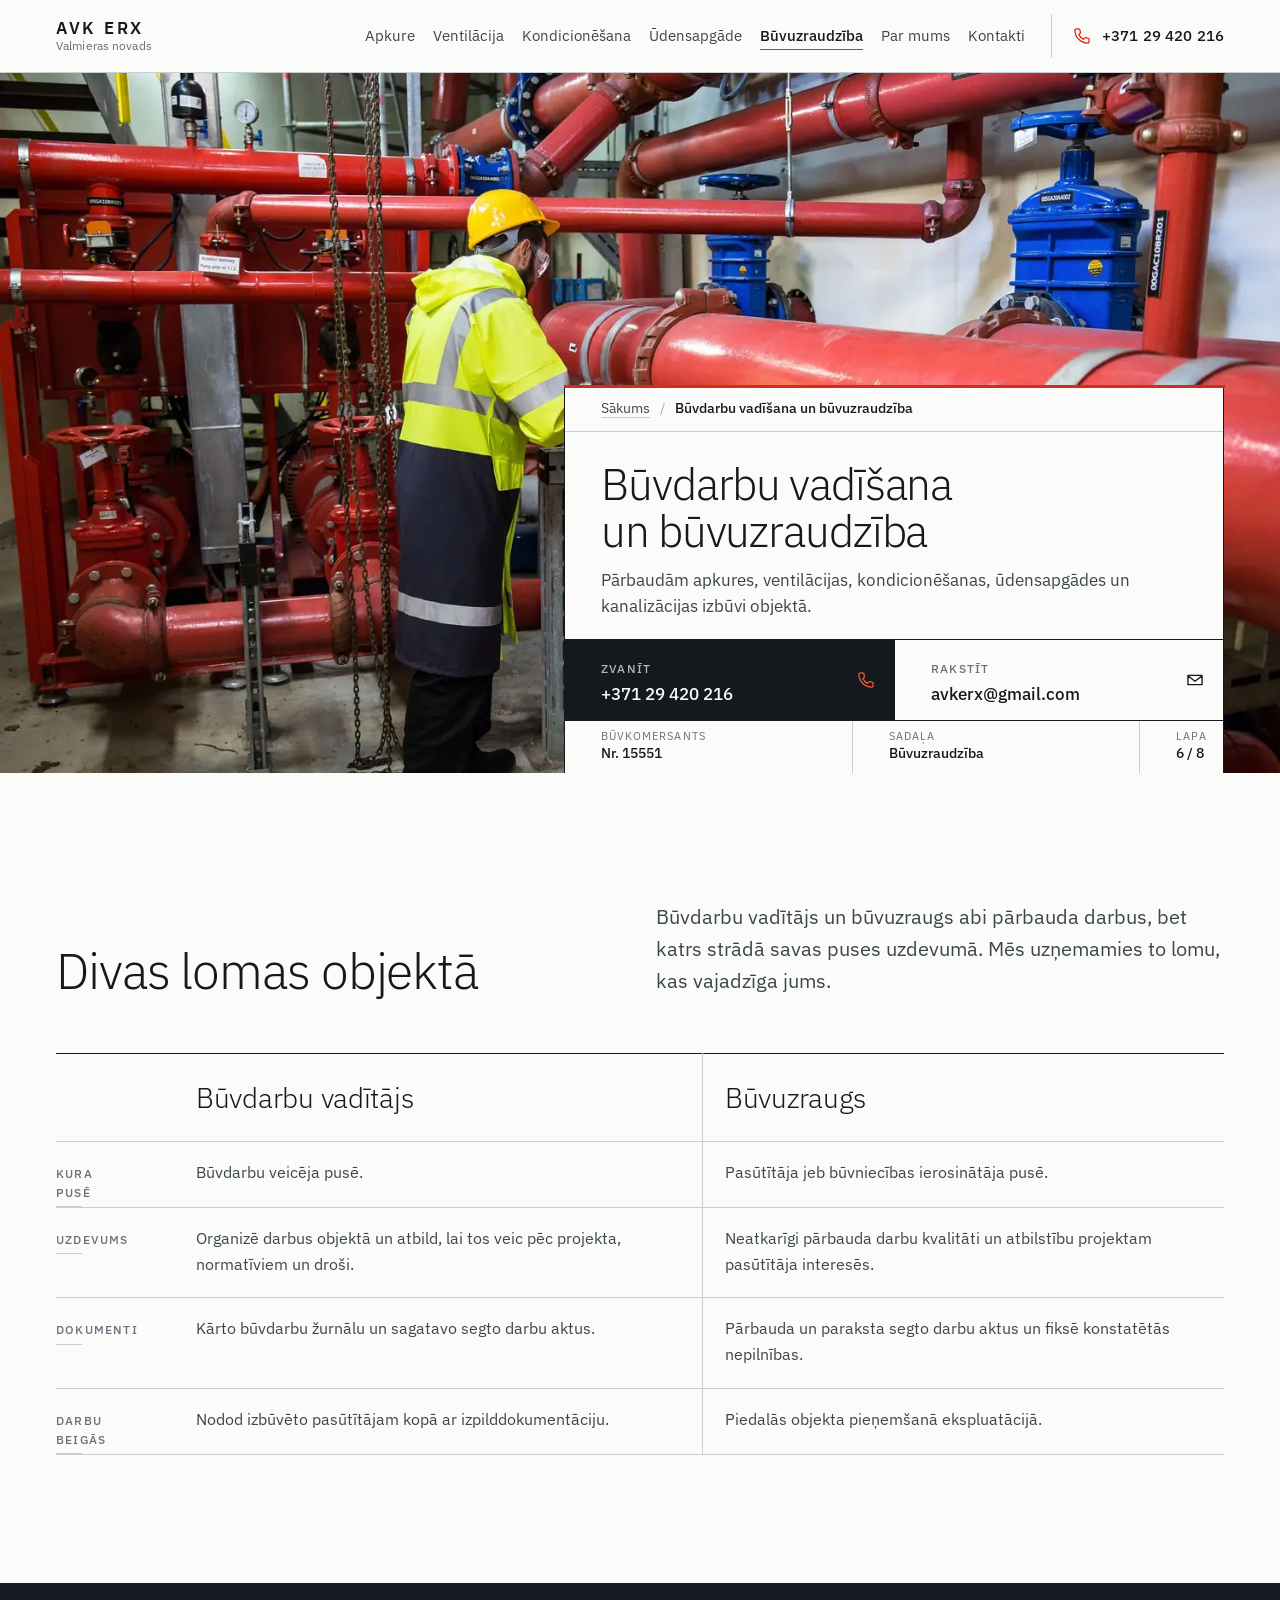
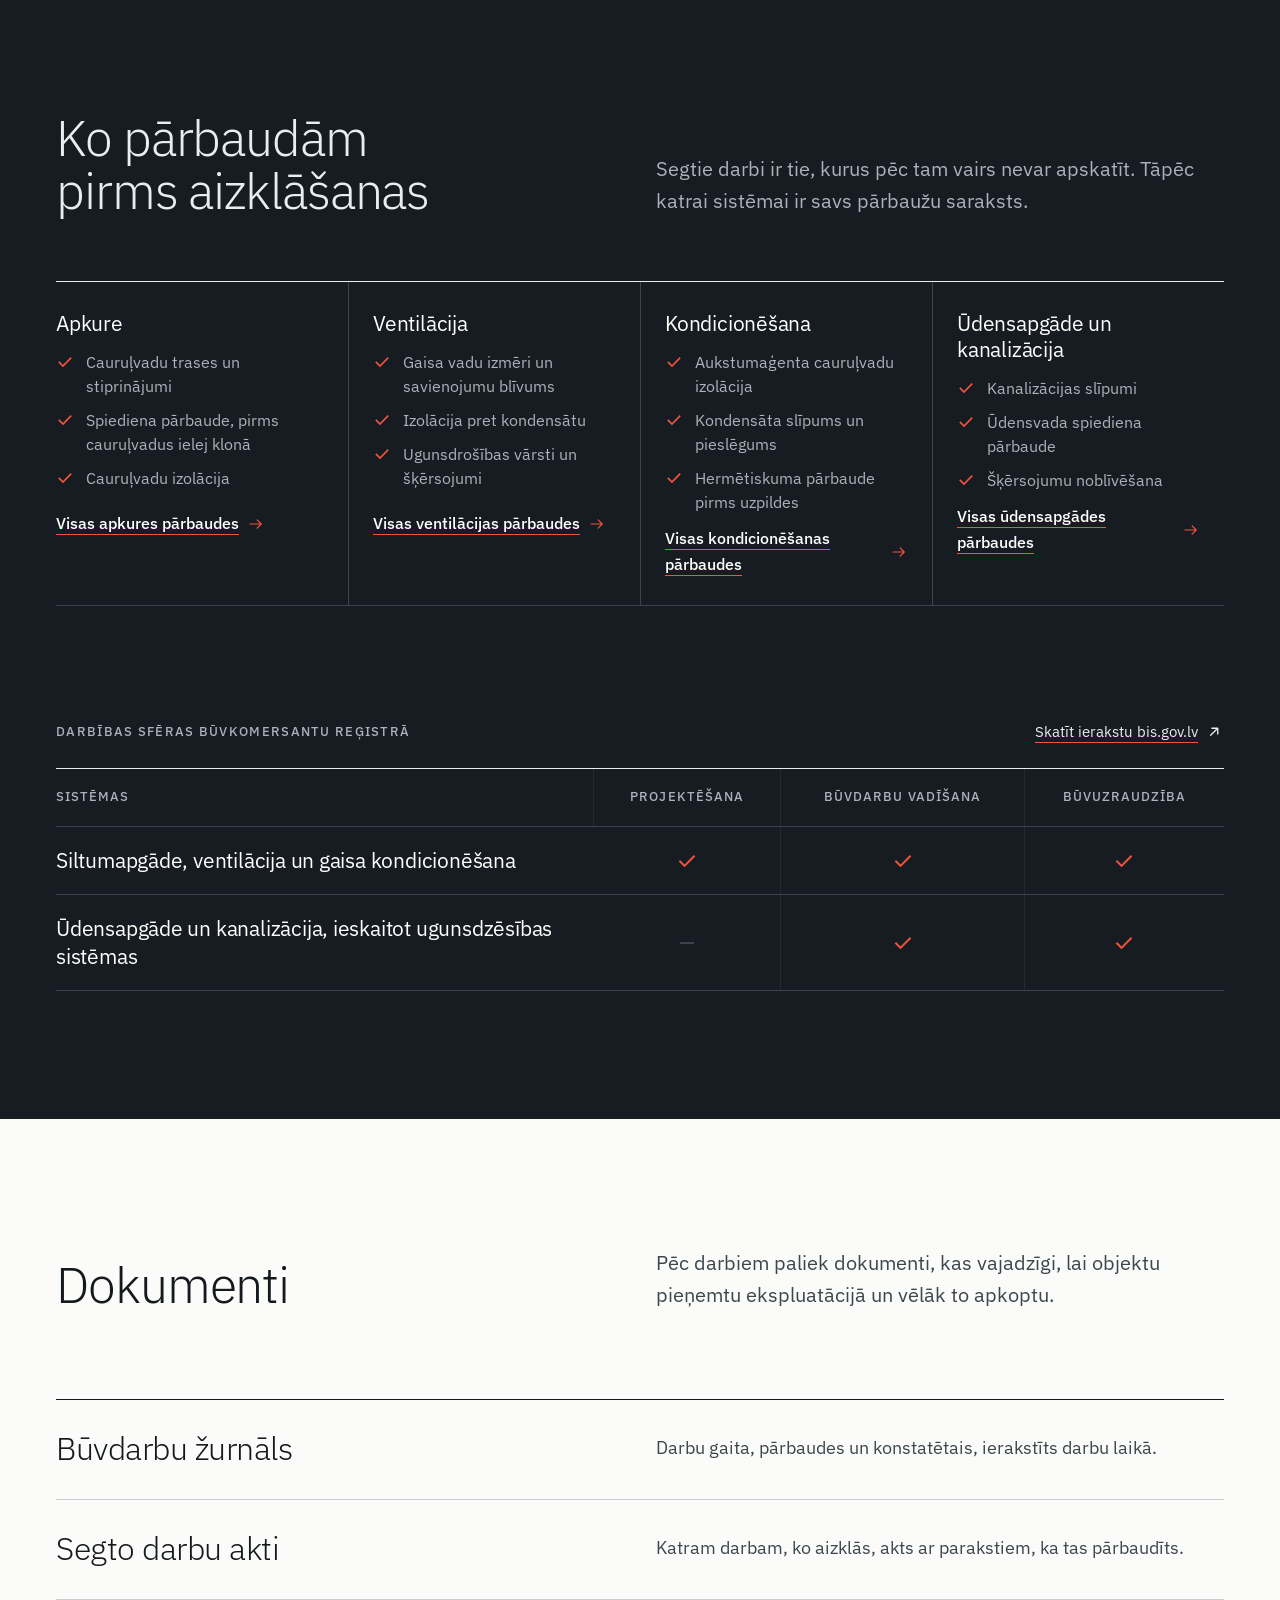
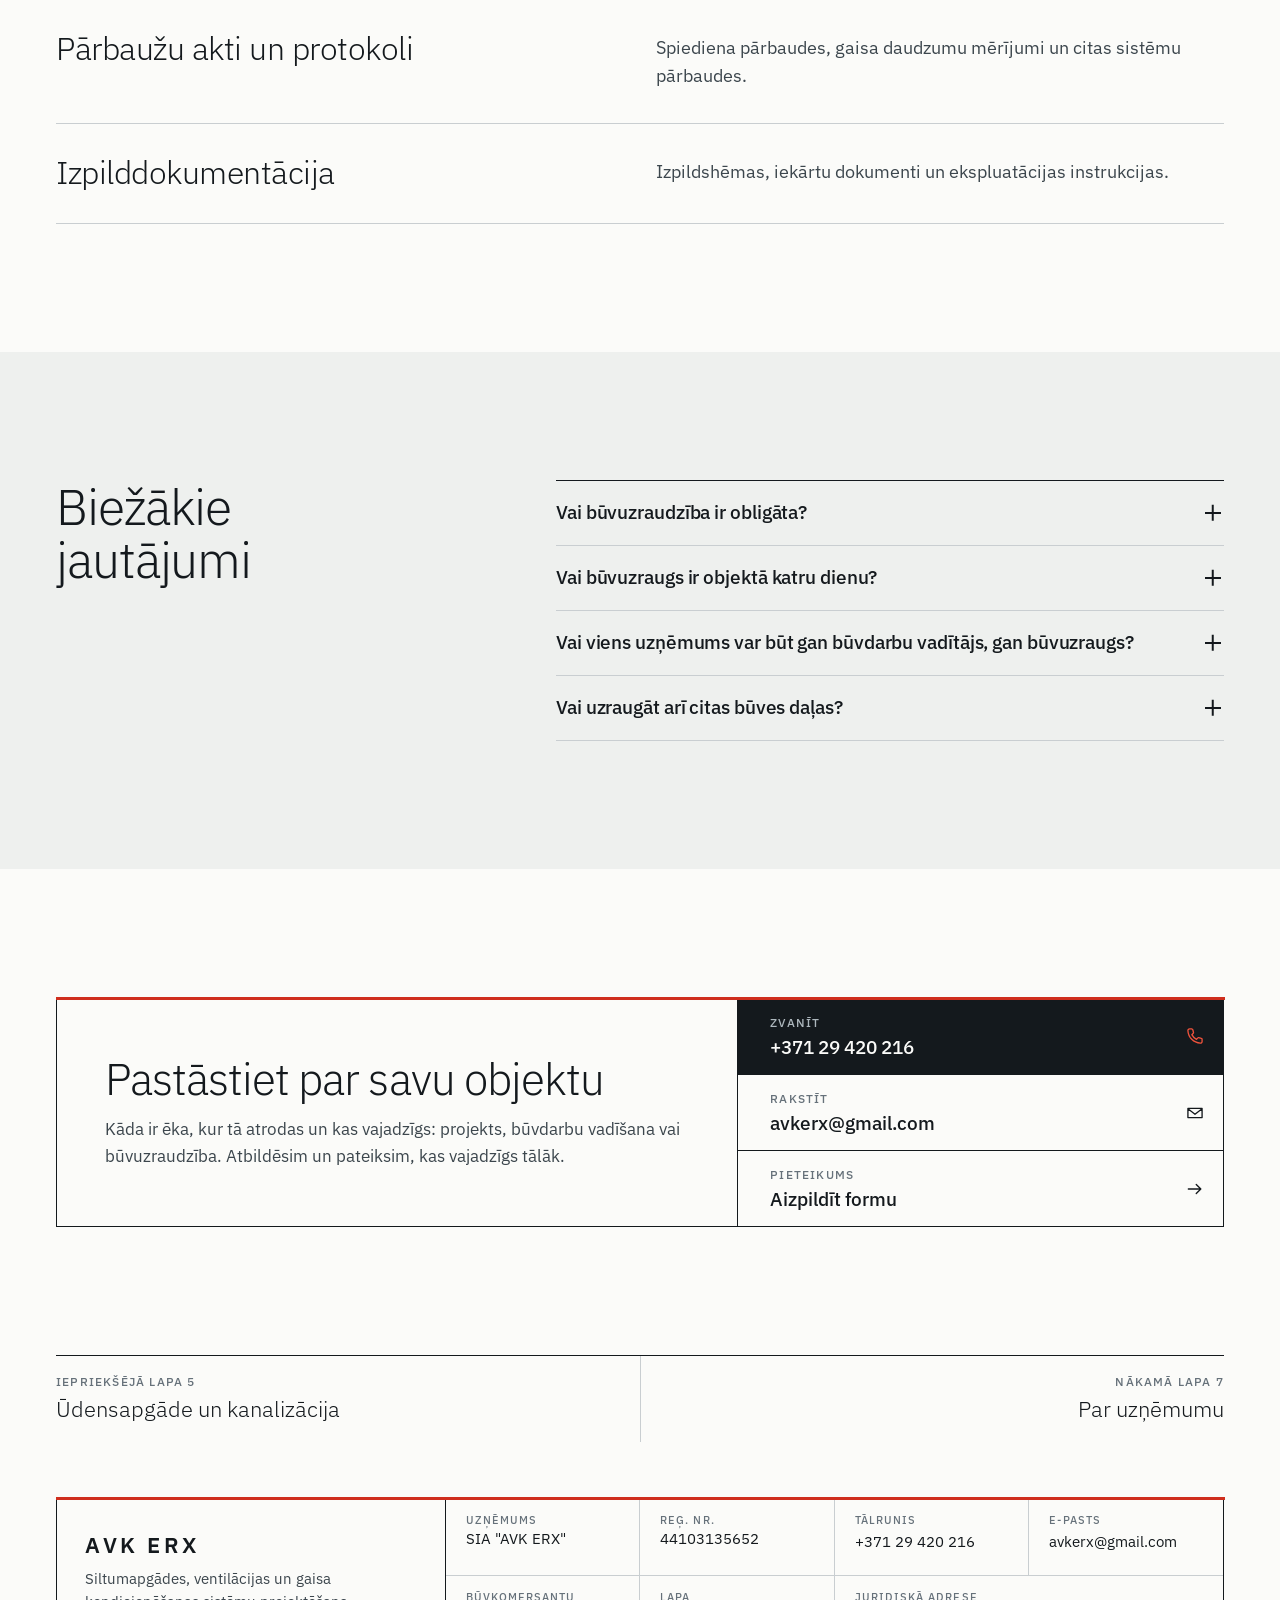
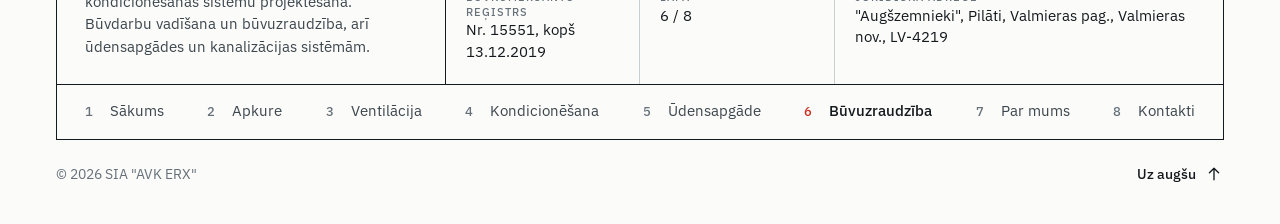
<file: buvuzraudziba.html>
<!doctype html>
<html lang="lv">
<head>
<meta charset="utf-8">
<meta name="viewport" content="width=device-width, initial-scale=1">
<title>Būvdarbu vadīšana un būvuzraudzība | AVK ERX</title>
<meta name="description" content="Inženiersistēmu būvdarbu vadīšana un būvuzraudzība: segto darbu pārbaudes, akti un dokumenti apkurei, ventilācijai, kondicionēšanai, ūdensapgādei un kanalizācijai.">
<meta name="robots" content="noindex">
<meta name="theme-color" content="#FBFBF9">
<meta property="og:type" content="website">
<meta property="og:locale" content="lv_LV">
<meta property="og:site_name" content="AVK ERX">
<meta property="og:title" content="Būvdarbu vadīšana un būvuzraudzība | AVK ERX">
<meta property="og:description" content="Inženiersistēmu būvdarbu vadīšana un būvuzraudzība: segto darbu pārbaudes, akti un dokumenti apkurei, ventilācijai, kondicionēšanai, ūdensapgādei un kanalizācijai.">
<link rel="icon" href="favicon.svg" type="image/svg+xml">
<link rel="icon" href="favicon-32.png" sizes="32x32" type="image/png">
<link rel="apple-touch-icon" href="apple-touch-icon.png">
<link rel="preload" href="fonts/plex-latin-wght-normal.woff2" as="font" type="font/woff2" crossorigin>
<link rel="preload" href="fonts/plex-latin-ext-wght-normal.woff2" as="font" type="font/woff2" crossorigin>
<link rel="stylesheet" href="styles.css">
<script type="application/ld+json">
{
 "@context": "https://schema.org",
 "@graph": [
  {
   "@type": "Service",
   "name": "Inženiersistēmu būvdarbu vadīšana un būvuzraudzība",
   "serviceType": "Būvuzraudzība",
   "description": "Siltumapgādes, ventilācijas un gaisa kondicionēšanas sistēmu, kā arī ūdensapgādes un kanalizācijas sistēmu (ieskaitot ugunsdzēsības sistēmas) būvdarbu vadīšana un būvuzraudzība: segto darbu pārbaudes, akti un dokumenti.",
   "provider": {
    "@type": "LocalBusiness",
    "name": "AVK ERX",
    "legalName": "SIA \"AVK ERX\"",
    "telephone": "+37129420216",
    "email": "avkerx@gmail.com",
    "address": {
     "@type": "PostalAddress",
     "streetAddress": "\"Augšzemnieki\", Pilāti",
     "addressLocality": "Valmieras pagasts",
     "addressRegion": "Valmieras novads",
     "postalCode": "LV-4219",
     "addressCountry": "LV"
    }
   }
  },
  {
   "@type": "BreadcrumbList",
   "itemListElement": [
    {
     "@type": "ListItem",
     "position": 1,
     "name": "Sākums",
     "item": "index.html"
    },
    {
     "@type": "ListItem",
     "position": 2,
     "name": "Būvdarbu vadīšana un būvuzraudzība",
     "item": "buvuzraudziba.html"
    }
   ]
  }
 ]
}
</script>
</head>
<body>
<a class="skip" href="#saturs">Pāriet uz saturu</a>

<header class="hdr">
  <div class="wrap hdr__in">
    <a class="brand" href="index.html" aria-label="AVK ERX, sākumlapa">
      <span class="brand__mark">AVK ERX</span>
      <span class="brand__place">Valmieras novads</span>
    </a>
    <nav class="nav" aria-label="Galvenā izvēlne">
      <a href="apkure.html">Apkure</a>
      <a href="ventilacija.html">Ventilācija</a>
      <a href="kondicionesana.html">Kondicionēšana</a>
      <a href="udens.html">Ūdensapgāde</a>
      <a href="buvuzraudziba.html" aria-current="page">Būvuzraudzība</a>
      <a href="par-mums.html">Par mums</a>
      <a href="kontakti.html">Kontakti</a>
    </nav>
    <a class="hdr__tel" href="tel:+37129420216">
      <svg class="ico" viewBox="0 0 24 24" aria-hidden="true"><path d="M8.2 3.5H5.4A1.9 1.9 0 0 0 3.5 5.6c.5 8.1 6.8 14.4 14.9 14.9a1.9 1.9 0 0 0 2.1-1.9v-2.8a1 1 0 0 0-.8-1l-3.3-.8a1 1 0 0 0-1 .3l-1.6 1.7a12.4 12.4 0 0 1-5.6-5.6l1.7-1.6a1 1 0 0 0 .3-1l-.8-3.3a1 1 0 0 0-1-.8z"/></svg>
      <span>+371 29 420 216</span>
    </a>
    <div class="hdr__mobile">
      <a class="iconbtn" href="tel:+37129420216" aria-label="Zvanīt +371 29 420 216">
        <svg class="ico" viewBox="0 0 24 24" aria-hidden="true"><path d="M8.2 3.5H5.4A1.9 1.9 0 0 0 3.5 5.6c.5 8.1 6.8 14.4 14.9 14.9a1.9 1.9 0 0 0 2.1-1.9v-2.8a1 1 0 0 0-.8-1l-3.3-.8a1 1 0 0 0-1 .3l-1.6 1.7a12.4 12.4 0 0 1-5.6-5.6l1.7-1.6a1 1 0 0 0 .3-1l-.8-3.3a1 1 0 0 0-1-.8z"/></svg>
      </a>
      <button class="menubtn" type="button" aria-expanded="false" aria-controls="izvelne">
        <svg class="ico ico--open" viewBox="0 0 24 24" aria-hidden="true"><path d="M4 8.5h16M4 15.5h16"/></svg>
        <svg class="ico ico--close" viewBox="0 0 24 24" aria-hidden="true"><path d="M6 6l12 12M18 6L6 18"/></svg>
        <span class="menubtn__t">Izvēlne</span>
      </button>
    </div>
  </div>
  <div class="menu" id="izvelne" hidden>
    <nav class="wrap menu__in" aria-label="Izvēlne">
      <a href="index.html"><span class="menu__n">01</span>Sākums</a>
      <a href="apkure.html"><span class="menu__n">02</span>Apkure</a>
      <a href="ventilacija.html"><span class="menu__n">03</span>Ventilācija</a>
      <a href="kondicionesana.html"><span class="menu__n">04</span>Gaisa kondicionēšana</a>
      <a href="udens.html"><span class="menu__n">05</span>Ūdensapgāde un kanalizācija</a>
      <a href="buvuzraudziba.html" aria-current="page"><span class="menu__n">06</span>Būvdarbu vadīšana un būvuzraudzība</a>
      <a href="par-mums.html"><span class="menu__n">07</span>Par uzņēmumu</a>
      <a href="kontakti.html"><span class="menu__n">08</span>Kontakti</a>
      <div class="menu__contact">
        <a href="tel:+37129420216">+371 29 420 216</a>
        <a href="mailto:avkerx@gmail.com">avkerx@gmail.com</a>
      </div>
    </nav>
  </div>
</header>

<main id="saturs">

  <section class="hero hero--inner" id="sakums" aria-labelledby="virsraksts">
    <picture class="hero__photo">
      <img src="img/site.webp" width="1500" height="1000" fetchpriority="high" style="--pos-m: 50% 38%"
           alt="Inženieris ķiverē pārbauda vārstu tehniskajā telpā ar sarkaniem cauruļvadiem">
    </picture>
    <div class="wrap hero__dock">
      <div class="tb">
        <nav class="tb__crumbs" aria-label="Ceļš līdz lapai">
          <ol>
            <li><a href="index.html">Sākums</a></li>
            <li><span aria-current="page">Būvdarbu vadīšana un būvuzraudzība</span></li>
          </ol>
        </nav>
        <h1 class="tb__title" id="virsraksts">Būvdarbu vadīšana un būvuzraudzība</h1>
        <p class="tb__lead">Pārbaudām apkures, ventilācijas, kondicionēšanas, ūdensapgādes un kanalizācijas izbūvi objektā.</p>
        <div class="tb__acts">
          <a class="tb__act tb__act--main" href="tel:+37129420216">
            <span class="tb__k">Zvanīt</span>
            <span class="tb__v">+371 29 420 216</span>
            <svg class="ico" viewBox="0 0 24 24" aria-hidden="true"><path d="M8.2 3.5H5.4A1.9 1.9 0 0 0 3.5 5.6c.5 8.1 6.8 14.4 14.9 14.9a1.9 1.9 0 0 0 2.1-1.9v-2.8a1 1 0 0 0-.8-1l-3.3-.8a1 1 0 0 0-1 .3l-1.6 1.7a12.4 12.4 0 0 1-5.6-5.6l1.7-1.6a1 1 0 0 0 .3-1l-.8-3.3a1 1 0 0 0-1-.8z"/></svg>
          </a>
          <a class="tb__act" href="mailto:avkerx@gmail.com">
            <span class="tb__k">Rakstīt</span>
            <span class="tb__v">avkerx@gmail.com</span>
            <svg class="ico" viewBox="0 0 24 24" aria-hidden="true"><path d="M3.5 6.5h17v11h-17z M3.5 7l8.5 6.5L20.5 7"/></svg>
          </a>
        </div>
        <dl class="tb__meta">
          <div><dt>Būvkomersants</dt><dd>Nr. 15551</dd></div>
          <div><dt>Sadaļa</dt><dd>Būvuzraudzība</dd></div>
          <div class="tb__sheet"><dt>Lapa</dt><dd>6 / 8</dd></div>
        </dl>
      </div>
    </div>
  </section>

  <section class="sec" id="lomas" aria-labelledby="h-lomas">
    <div class="wrap">
      <div class="shead">
        <h2 id="h-lomas">Divas lomas objektā</h2>
        <p class="lead">Būvdarbu vadītājs un būvuzraugs abi pārbauda darbus, bet katrs strādā savas puses uzdevumā. Mēs uzņemamies to lomu, kas vajadzīga jums.</p>
      </div>
      <table class="rt">
        <thead>
          <tr><td></td><th scope="col">Būvdarbu vadītājs</th><th scope="col">Būvuzraugs</th></tr>
        </thead>
        <tbody>
          <tr>
            <th scope="row">Kura pusē</th>
            <td data-k="Būvdarbu vadītājs">Būvdarbu veicēja pusē.</td>
            <td data-k="Būvuzraugs">Pasūtītāja jeb būvniecības ierosinātāja pusē.</td>
          </tr>
          <tr>
            <th scope="row">Uzdevums</th>
            <td data-k="Būvdarbu vadītājs">Organizē darbus objektā un atbild, lai tos veic pēc projekta, normatīviem un droši.</td>
            <td data-k="Būvuzraugs">Neatkarīgi pārbauda darbu kvalitāti un atbilstību projektam pasūtītāja interesēs.</td>
          </tr>
          <tr>
            <th scope="row">Dokumenti</th>
            <td data-k="Būvdarbu vadītājs">Kārto būvdarbu žurnālu un sagatavo segto darbu aktus.</td>
            <td data-k="Būvuzraugs">Pārbauda un paraksta segto darbu aktus un fiksē konstatētās nepilnības.</td>
          </tr>
          <tr>
            <th scope="row">Darbu beigās</th>
            <td data-k="Būvdarbu vadītājs">Nodod izbūvēto pasūtītājam kopā ar izpilddokumentāciju.</td>
            <td data-k="Būvuzraugs">Piedalās objekta pieņemšanā ekspluatācijā.</td>
          </tr>
        </tbody>
      </table>
    </div>
  </section>

  <section class="sec sec--dark" id="parbaudes" aria-labelledby="h-parb">
    <div class="wrap">
      <div class="shead">
        <h2 id="h-parb">Ko pārbaudām pirms aizklāšanas</h2>
        <p class="lead">Segtie darbi ir tie, kurus pēc tam vairs nevar apskatīt. Tāpēc katrai sistēmai ir savs pārbaužu saraksts.</p>
      </div>
      <div class="bysys">
        <div>
          <h3>Apkure</h3>
          <ul>
            <li><svg class="tick" viewBox="0 0 24 24" aria-hidden="true"><path d="M4.5 12.5l4.8 4.8L19.5 7"/></svg><span>Cauruļvadu trases un stiprinājumi</span></li>
            <li><svg class="tick" viewBox="0 0 24 24" aria-hidden="true"><path d="M4.5 12.5l4.8 4.8L19.5 7"/></svg><span>Spiediena pārbaude, pirms cauruļvadus ielej klonā</span></li>
            <li><svg class="tick" viewBox="0 0 24 24" aria-hidden="true"><path d="M4.5 12.5l4.8 4.8L19.5 7"/></svg><span>Cauruļvadu izolācija</span></li>
          </ul>
          <a class="more" href="apkure.html#parbaudes">Visas apkures pārbaudes<svg class="ico" viewBox="0 0 24 24" aria-hidden="true"><path d="M4 12h15M13.5 6.5 19 12l-5.5 5.5"/></svg></a>
        </div>
        <div>
          <h3>Ventilācija</h3>
          <ul>
            <li><svg class="tick" viewBox="0 0 24 24" aria-hidden="true"><path d="M4.5 12.5l4.8 4.8L19.5 7"/></svg><span>Gaisa vadu izmēri un savienojumu blīvums</span></li>
            <li><svg class="tick" viewBox="0 0 24 24" aria-hidden="true"><path d="M4.5 12.5l4.8 4.8L19.5 7"/></svg><span>Izolācija pret kondensātu</span></li>
            <li><svg class="tick" viewBox="0 0 24 24" aria-hidden="true"><path d="M4.5 12.5l4.8 4.8L19.5 7"/></svg><span>Ugunsdrošības vārsti un šķērsojumi</span></li>
          </ul>
          <a class="more" href="ventilacija.html#parbaudes">Visas ventilācijas pārbaudes<svg class="ico" viewBox="0 0 24 24" aria-hidden="true"><path d="M4 12h15M13.5 6.5 19 12l-5.5 5.5"/></svg></a>
        </div>
        <div>
          <h3>Kondicionēšana</h3>
          <ul>
            <li><svg class="tick" viewBox="0 0 24 24" aria-hidden="true"><path d="M4.5 12.5l4.8 4.8L19.5 7"/></svg><span>Aukstumaģenta cauruļvadu izolācija</span></li>
            <li><svg class="tick" viewBox="0 0 24 24" aria-hidden="true"><path d="M4.5 12.5l4.8 4.8L19.5 7"/></svg><span>Kondensāta slīpums un pieslēgums</span></li>
            <li><svg class="tick" viewBox="0 0 24 24" aria-hidden="true"><path d="M4.5 12.5l4.8 4.8L19.5 7"/></svg><span>Hermētiskuma pārbaude pirms uzpildes</span></li>
          </ul>
          <a class="more" href="kondicionesana.html#parbaudes">Visas kondicionēšanas pārbaudes<svg class="ico" viewBox="0 0 24 24" aria-hidden="true"><path d="M4 12h15M13.5 6.5 19 12l-5.5 5.5"/></svg></a>
        </div>
        <div>
          <h3>Ūdensapgāde un kanalizācija</h3>
          <ul>
            <li><svg class="tick" viewBox="0 0 24 24" aria-hidden="true"><path d="M4.5 12.5l4.8 4.8L19.5 7"/></svg><span>Kanalizācijas slīpumi</span></li>
            <li><svg class="tick" viewBox="0 0 24 24" aria-hidden="true"><path d="M4.5 12.5l4.8 4.8L19.5 7"/></svg><span>Ūdensvada spiediena pārbaude</span></li>
            <li><svg class="tick" viewBox="0 0 24 24" aria-hidden="true"><path d="M4.5 12.5l4.8 4.8L19.5 7"/></svg><span>Šķērsojumu noblīvēšana</span></li>
          </ul>
          <a class="more" href="udens.html#parbaudes">Visas ūdensapgādes pārbaudes<svg class="ico" viewBox="0 0 24 24" aria-hidden="true"><path d="M4 12h15M13.5 6.5 19 12l-5.5 5.5"/></svg></a>
        </div>
      </div>

      <figure class="matrix">
        <figcaption class="matrix__cap">
          <span>Darbības sfēras Būvkomersantu reģistrā</span>
          <a class="matrix__link" href="https://bis.gov.lv/bisp/lv/construction_companies/15511" target="_blank" rel="noopener">Skatīt ierakstu bis.gov.lv
            <svg class="ico" viewBox="0 0 24 24" aria-hidden="true"><path d="M8 16 16.5 7.5M9.5 7.5h7v7"/></svg></a>
        </figcaption>
        <table>
          <thead>
            <tr>
              <th scope="col">Sistēmas</th>
              <th scope="col">Projektēšana</th>
              <th scope="col">Būvdarbu vadīšana</th>
              <th scope="col">Būvuzraudzība</th>
            </tr>
          </thead>
          <tbody>
            <tr>
              <th scope="row">Siltumapgāde, ventilācija un gaisa kondicionēšana</th>
              <td data-k="Projektēšana"><svg class="tick" viewBox="0 0 24 24" role="img" aria-label="jā"><path d="M4.5 12.5l4.8 4.8L19.5 7"/></svg></td>
              <td data-k="Būvdarbu vadīšana"><svg class="tick" viewBox="0 0 24 24" role="img" aria-label="jā"><path d="M4.5 12.5l4.8 4.8L19.5 7"/></svg></td>
              <td data-k="Būvuzraudzība"><svg class="tick" viewBox="0 0 24 24" role="img" aria-label="jā"><path d="M4.5 12.5l4.8 4.8L19.5 7"/></svg></td>
            </tr>
            <tr>
              <th scope="row">Ūdensapgāde un kanalizācija, ieskaitot ugunsdzēsības sistēmas</th>
              <td data-k="Projektēšana"><span class="no" aria-hidden="true"></span><span class="vh">nē</span></td>
              <td data-k="Būvdarbu vadīšana"><svg class="tick" viewBox="0 0 24 24" role="img" aria-label="jā"><path d="M4.5 12.5l4.8 4.8L19.5 7"/></svg></td>
              <td data-k="Būvuzraudzība"><svg class="tick" viewBox="0 0 24 24" role="img" aria-label="jā"><path d="M4.5 12.5l4.8 4.8L19.5 7"/></svg></td>
            </tr>
          </tbody>
        </table>
      </figure>
    </div>
  </section>

  <section class="sec" id="dokumenti" aria-labelledby="h-dok">
    <div class="wrap">
      <div class="shead">
        <h2 id="h-dok">Dokumenti</h2>
        <p class="lead">Pēc darbiem paliek dokumenti, kas vajadzīgi, lai objektu pieņemtu ekspluatācijā un vēlāk to apkoptu.</p>
      </div>
      <div class="spec">
        <div class="spec__row">
          <h3 class="spec__term">Būvdarbu žurnāls</h3>
          <p>Darbu gaita, pārbaudes un konstatētais, ierakstīts darbu laikā.</p>
        </div>
        <div class="spec__row">
          <h3 class="spec__term">Segto darbu akti</h3>
          <p>Katram darbam, ko aizklās, akts ar parakstiem, ka tas pārbaudīts.</p>
        </div>
        <div class="spec__row">
          <h3 class="spec__term">Pārbaužu akti un protokoli</h3>
          <p>Spiediena pārbaudes, gaisa daudzumu mērījumi un citas sistēmu pārbaudes.</p>
        </div>
        <div class="spec__row">
          <h3 class="spec__term">Izpilddokumentācija</h3>
          <p>Izpildshēmas, iekārtu dokumenti un ekspluatācijas instrukcijas.</p>
        </div>
      </div>
    </div>
  </section>

  <section class="sec sec--zinc" aria-labelledby="h-faq">
    <div class="wrap faqgrid">
      <h2 id="h-faq">Biežākie jautājumi</h2>
      <div class="faq">
        <details>
          <summary><span>Vai būvuzraudzība ir obligāta?</span><span class="pm" aria-hidden="true"></span></summary>
          <div class="faq__a"><p>Dažos gadījumos būvuzraudzība ir obligāta, un to nosaka būvniecības normatīvi. Ja tā nav obligāta, pasūtītājs to var pasūtīt pats, lai darbus pārbaudītu neatkarīgs speciālists. Vai tā vajadzīga jūsu objektam, varat noskaidrot būvvaldē vai pajautāt mums.</p></div>
        </details>
        <details>
          <summary><span>Vai būvuzraugs ir objektā katru dienu?</span><span class="pm" aria-hidden="true"></span></summary>
          <div class="faq__a"><p>Nē. Būvuzraugs ierodas pēc saskaņotas kārtības: pie svarīgiem darbu posmiem un noteikti pirms segto darbu aizklāšanas. Kārtību saskaņojam pirms darbu sākuma.</p></div>
        </details>
        <details>
          <summary><span>Vai viens uzņēmums var būt gan būvdarbu vadītājs, gan būvuzraugs?</span><span class="pm" aria-hidden="true"></span></summary>
          <div class="faq__a"><p>Vienā objektā šīs lomas nošķir: būvuzraugs pārstāv pasūtītāju un pārbauda būvdarbu veicēja darbu. Mēs uzņemamies to lomu, kas jums vajadzīga.</p></div>
        </details>
        <details>
          <summary><span>Vai uzraugāt arī citas būves daļas?</span><span class="pm" aria-hidden="true"></span></summary>
          <div class="faq__a"><p>Nē. Mūsu darbības sfēras ir siltumapgādes, ventilācijas, gaisa kondicionēšanas, ūdensapgādes un kanalizācijas sistēmas. Konstrukcijas, elektroapgādi un citas daļas uzrauga attiecīgo jomu speciālisti.</p></div>
        </details>
      </div>
    </div>
  </section>

  <section class="sec" aria-labelledby="h-cta">
    <div class="wrap">
      <div class="cta">
        <div class="cta__text">
          <h2 id="h-cta">Pastāstiet par savu objektu</h2>
          <p class="lead">Kāda ir ēka, kur tā atrodas un kas vajadzīgs: projekts, būvdarbu vadīšana vai būvuzraudzība. Atbildēsim un pateiksim, kas vajadzīgs tālāk.</p>
        </div>
        <div class="cta__acts">
          <a class="cta__act cta__act--main" href="tel:+37129420216">
            <span class="tb__k">Zvanīt</span>
            <span class="cta__v">+371 29 420 216</span>
            <svg class="ico" viewBox="0 0 24 24" aria-hidden="true"><path d="M8.2 3.5H5.4A1.9 1.9 0 0 0 3.5 5.6c.5 8.1 6.8 14.4 14.9 14.9a1.9 1.9 0 0 0 2.1-1.9v-2.8a1 1 0 0 0-.8-1l-3.3-.8a1 1 0 0 0-1 .3l-1.6 1.7a12.4 12.4 0 0 1-5.6-5.6l1.7-1.6a1 1 0 0 0 .3-1l-.8-3.3a1 1 0 0 0-1-.8z"/></svg>
          </a>
          <a class="cta__act" href="mailto:avkerx@gmail.com">
            <span class="tb__k">Rakstīt</span>
            <span class="cta__v">avkerx@gmail.com</span>
            <svg class="ico" viewBox="0 0 24 24" aria-hidden="true"><path d="M3.5 6.5h17v11h-17z M3.5 7l8.5 6.5L20.5 7"/></svg>
          </a>
          <a class="cta__act" href="kontakti.html#forma">
            <span class="tb__k">Pieteikums</span>
            <span class="cta__v">Aizpildīt formu</span>
            <svg class="ico" viewBox="0 0 24 24" aria-hidden="true"><path d="M4 12h15M13.5 6.5 19 12l-5.5 5.5"/></svg>
          </a>
        </div>
      </div>
    </div>
  </section>

</main>

  <nav class="wrap" aria-label="Citas lapas"><div class="sheets">
    <a class="sheets__prev" href="udens.html"><span class="sheets__k">Iepriekšējā lapa 5</span><span class="sheets__t">Ūdensapgāde un kanalizācija</span></a>
    <a class="sheets__next" href="par-mums.html"><span class="sheets__k">Nākamā lapa 7</span><span class="sheets__t">Par uzņēmumu</span></a>
  </div></nav>

<footer class="foot">
  <div class="wrap">
    <div class="stamp">
      <div class="stamp__head">
        <span class="stamp__mark">AVK ERX</span>
        <span class="stamp__what">Siltumapgādes, ventilācijas un gaisa kondicionēšanas sistēmu projektēšana. Būvdarbu vadīšana un būvuzraudzība, arī ūdensapgādes un kanalizācijas sistēmām.</span>
      </div>
      <div class="stamp__body">
        <dl class="stamp__grid">
          <div><dt>Uzņēmums</dt><dd>SIA "AVK ERX"</dd></div>
          <div><dt>Reģ. Nr.</dt><dd>44103135652</dd></div>
          <div class="stamp__wide-s"><dt>Tālrunis</dt><dd><a href="tel:+37129420216">+371 29 420 216</a></dd></div>
          <div class="stamp__wide-s"><dt>E-pasts</dt><dd><a href="mailto:avkerx@gmail.com">avkerx@gmail.com</a></dd></div>
          <div><dt>Būvkomersantu reģistrs</dt><dd>Nr. 15551, kopš 13.12.2019</dd></div>
          <div><dt>Lapa</dt><dd>6 / 8</dd></div>
          <div class="stamp__addr"><dt>Juridiskā adrese</dt><dd>"Augšzemnieki", Pilāti, Valmieras pag., Valmieras nov., LV-4219</dd></div>
        </dl>
      </div>
      <nav class="stamp__list" aria-label="Lapu saraksts">
        <ol>
          <li><a href="index.html"><span>1</span>Sākums</a></li>
          <li><a href="apkure.html"><span>2</span>Apkure</a></li>
          <li><a href="ventilacija.html"><span>3</span>Ventilācija</a></li>
          <li><a href="kondicionesana.html"><span>4</span>Kondicionēšana</a></li>
          <li><a href="udens.html"><span>5</span>Ūdensapgāde</a></li>
          <li><a href="buvuzraudziba.html" aria-current="page"><span>6</span>Būvuzraudzība</a></li>
          <li><a href="par-mums.html"><span>7</span>Par mums</a></li>
          <li><a href="kontakti.html"><span>8</span>Kontakti</a></li>
        </ol>
      </nav>
    </div>
    <div class="foot__end">
      <span>© 2026 SIA "AVK ERX"</span>
      <a class="totop" href="#sakums">Uz augšu
        <svg class="ico" viewBox="0 0 24 24" aria-hidden="true"><path d="M12 19V5M6.5 10.5 12 5l5.5 5.5"/></svg></a>
    </div>
  </div>
</footer>

<script src="script.js" defer></script>
</body>
</html>
</file>
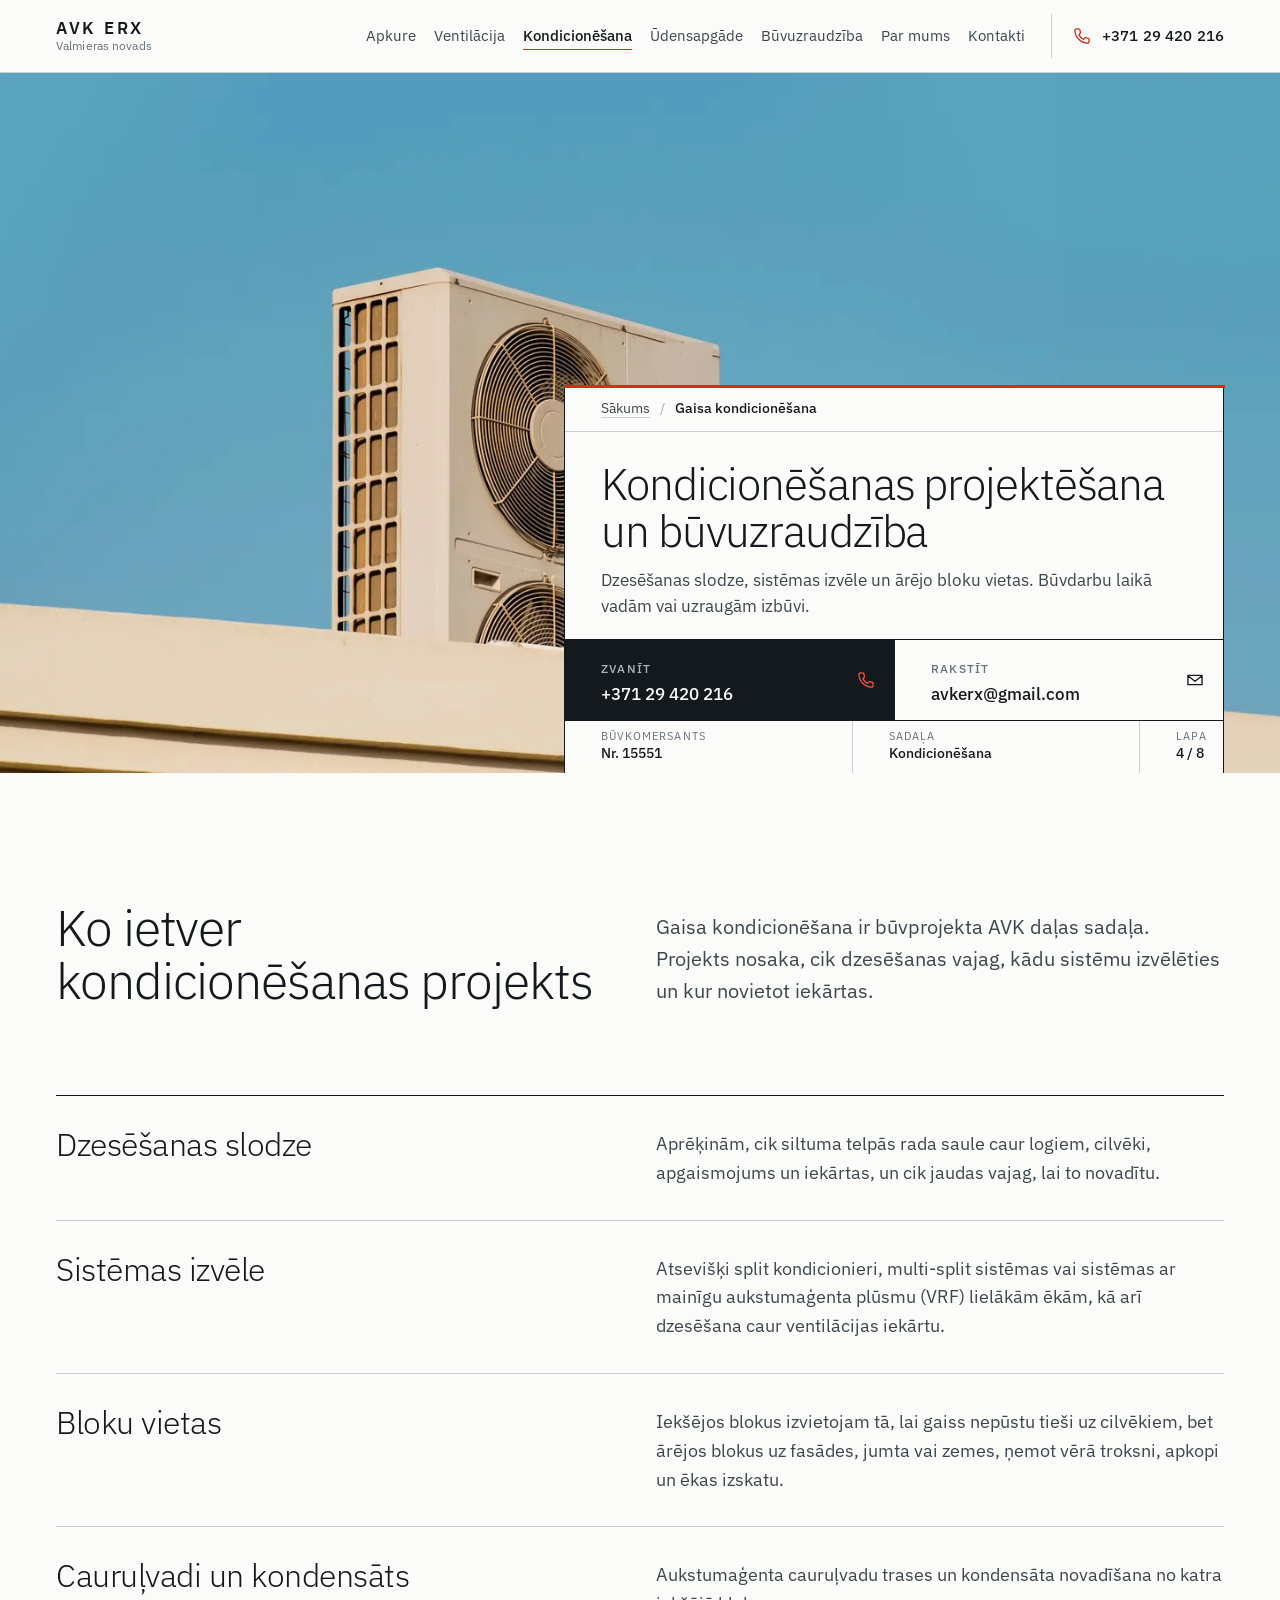
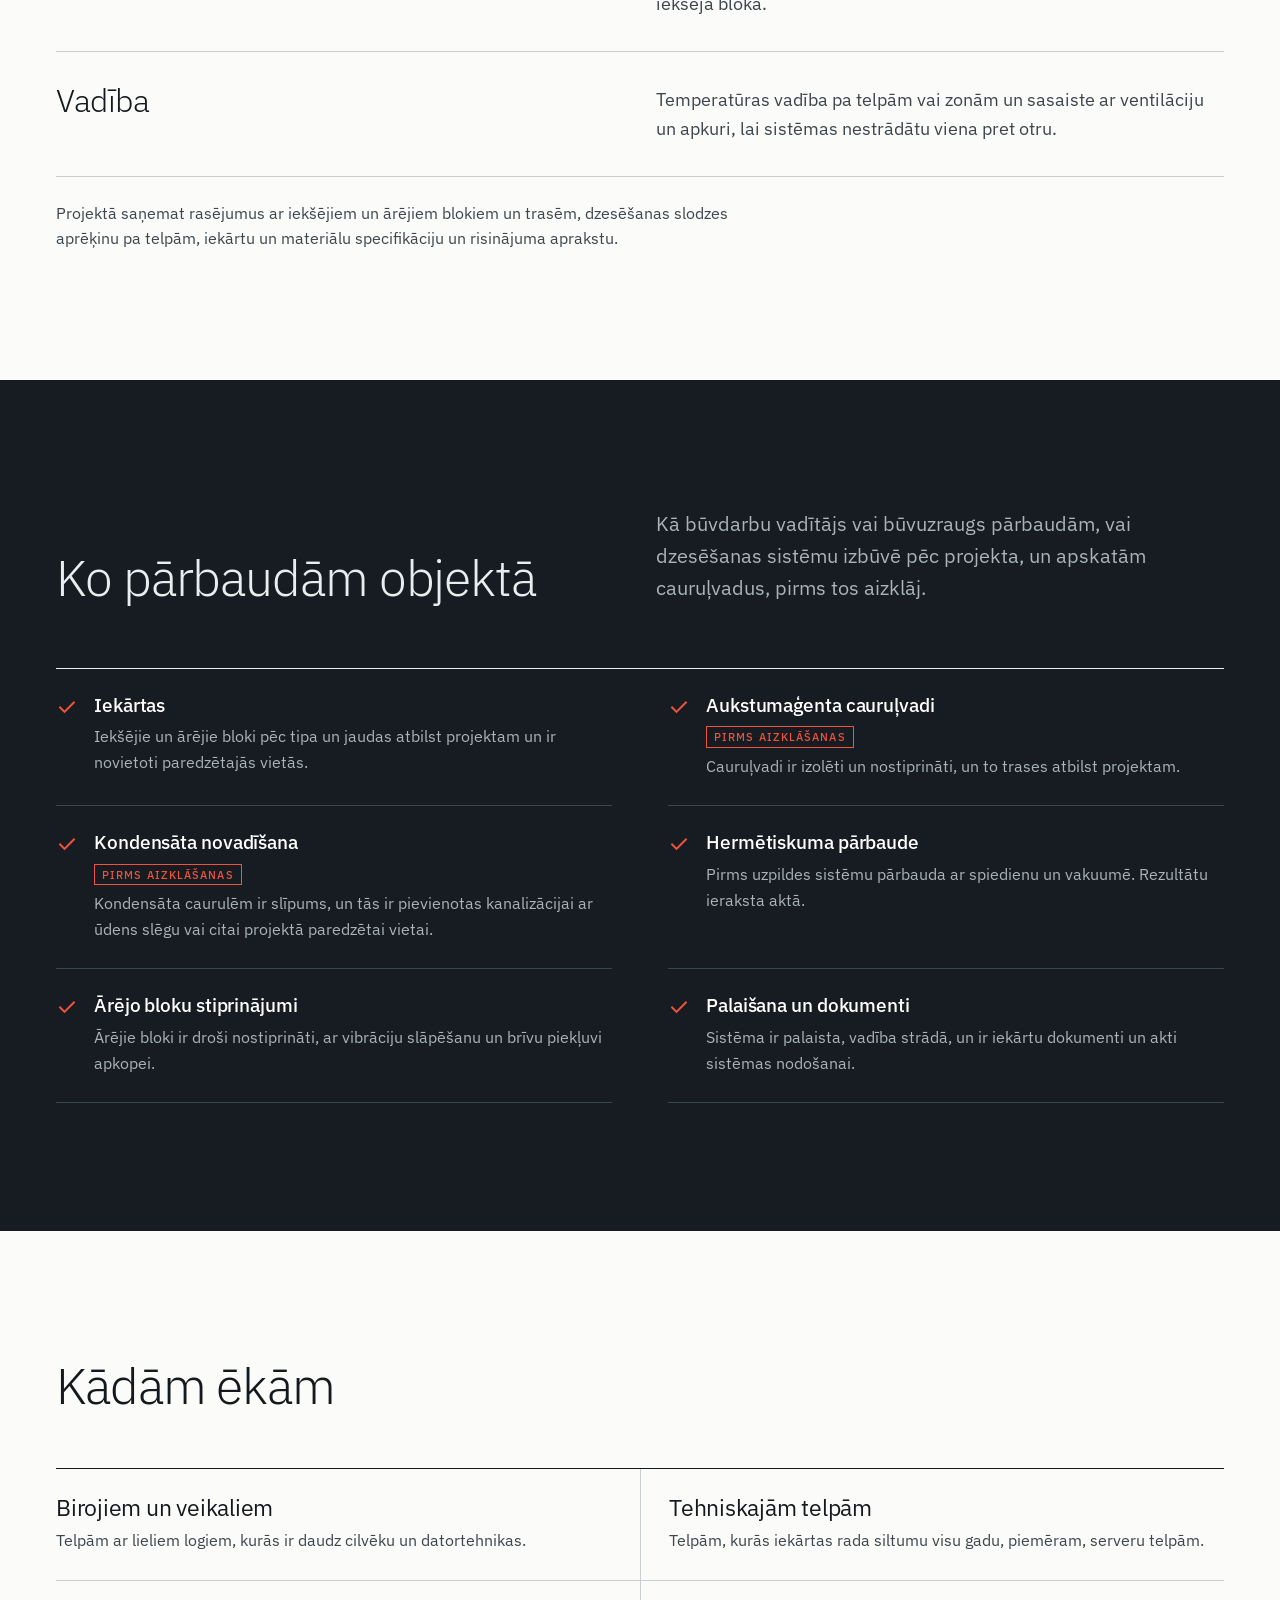
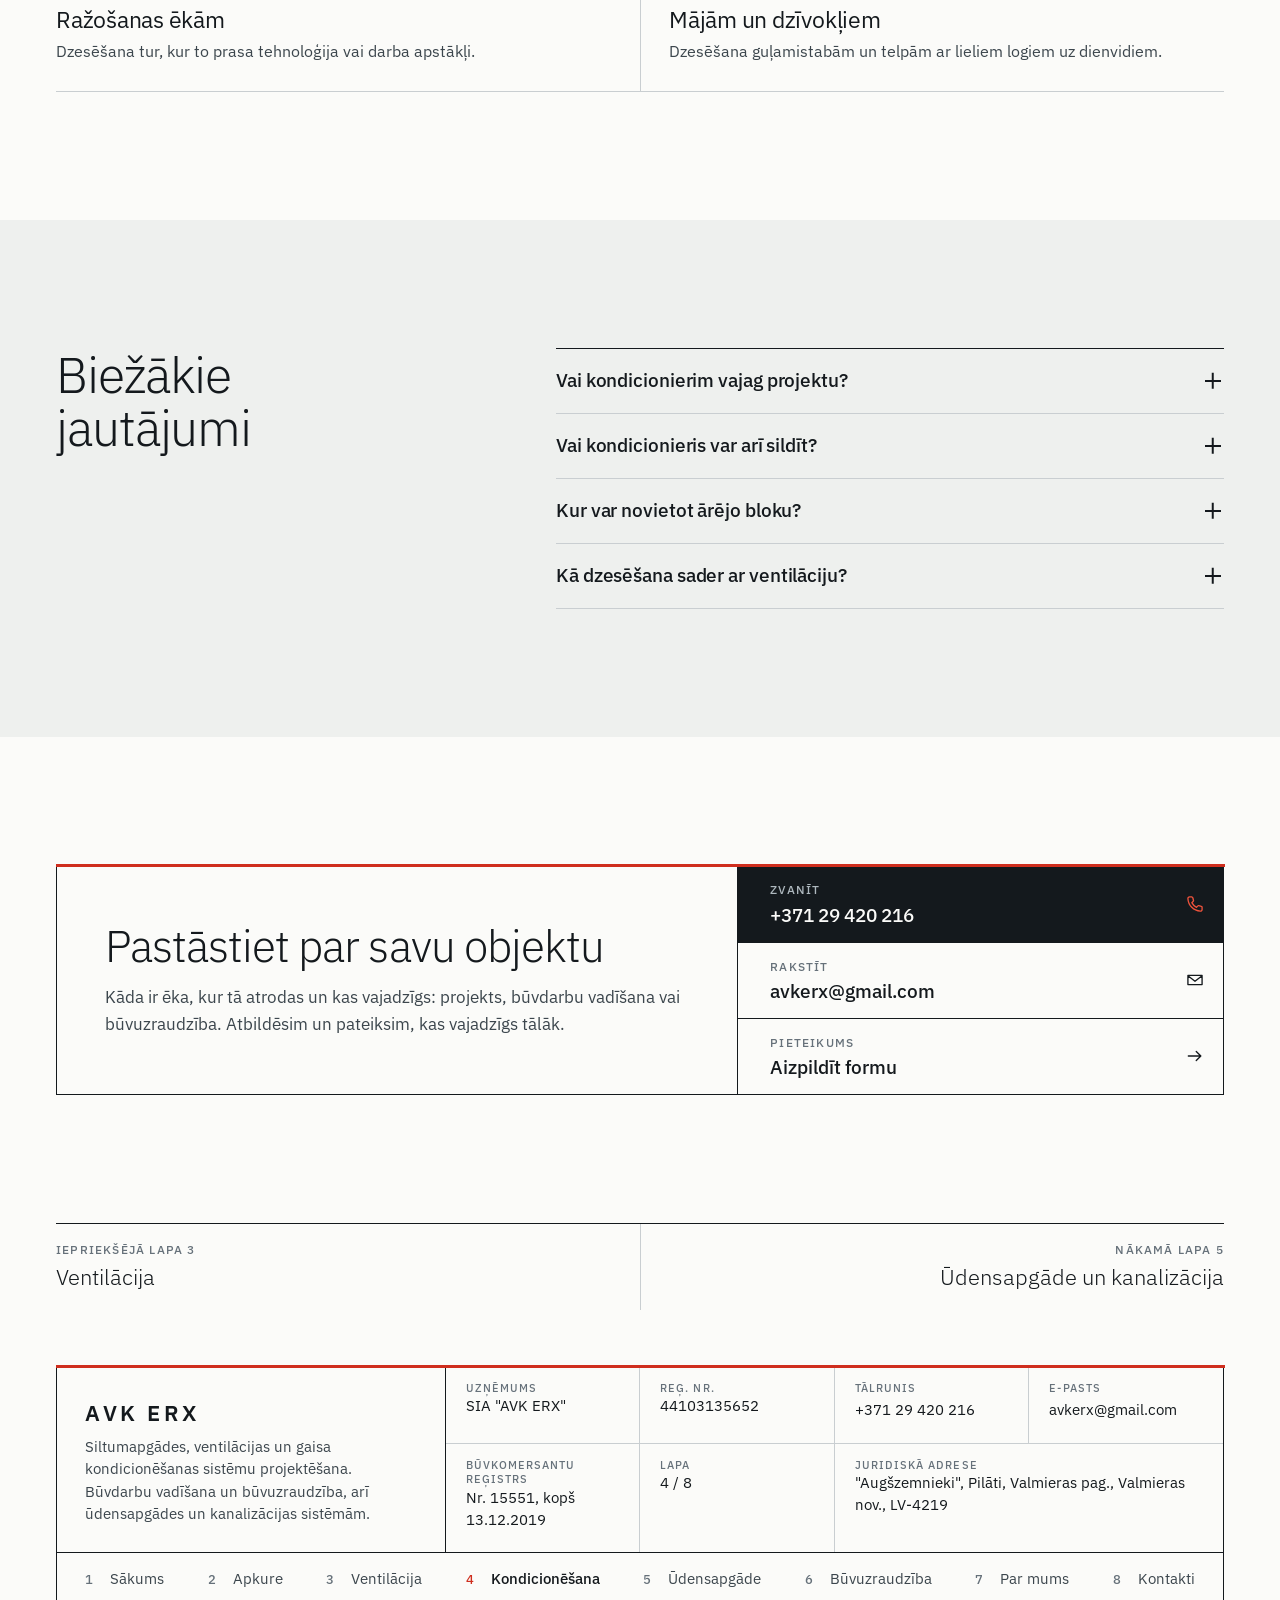
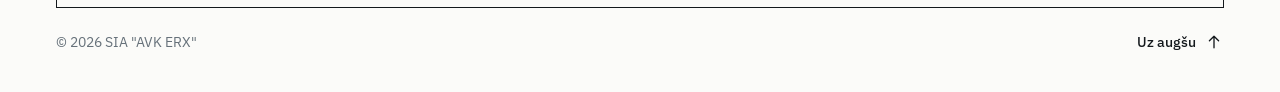
<file: kondicionesana.html>
<!doctype html>
<html lang="lv">
<head>
<meta charset="utf-8">
<meta name="viewport" content="width=device-width, initial-scale=1">
<title>Gaisa kondicionēšanas projektēšana un būvuzraudzība | AVK ERX</title>
<meta name="description" content="Kondicionēšanas projekti: dzesēšanas slodzes aprēķins, sistēmas izvēle, iekšējo un ārējo bloku vietas. Būvdarbu vadīšana un būvuzraudzība. Valmieras novads.">
<meta name="robots" content="noindex">
<meta name="theme-color" content="#FBFBF9">
<meta property="og:type" content="website">
<meta property="og:locale" content="lv_LV">
<meta property="og:site_name" content="AVK ERX">
<meta property="og:title" content="Gaisa kondicionēšanas projektēšana un būvuzraudzība | AVK ERX">
<meta property="og:description" content="Kondicionēšanas projekti: dzesēšanas slodzes aprēķins, sistēmas izvēle, iekšējo un ārējo bloku vietas. Būvdarbu vadīšana un būvuzraudzība. Valmieras novads.">
<link rel="icon" href="favicon.svg" type="image/svg+xml">
<link rel="icon" href="favicon-32.png" sizes="32x32" type="image/png">
<link rel="apple-touch-icon" href="apple-touch-icon.png">
<link rel="preload" href="fonts/plex-latin-wght-normal.woff2" as="font" type="font/woff2" crossorigin>
<link rel="preload" href="fonts/plex-latin-ext-wght-normal.woff2" as="font" type="font/woff2" crossorigin>
<link rel="stylesheet" href="styles.css">
<script type="application/ld+json">
{
 "@context": "https://schema.org",
 "@graph": [
  {
   "@type": "Service",
   "name": "Gaisa kondicionēšanas sistēmu projektēšana, būvdarbu vadīšana un būvuzraudzība",
   "serviceType": "Gaisa kondicionēšanas sistēmu projektēšana",
   "description": "Dzesēšanas slodzes aprēķins, sistēmas izvēle, iekšējo un ārējo bloku izvietojums, aukstumaģenta cauruļvadi, kondensāta novadīšana un vadība būvprojekta AVK daļā; izbūves būvdarbu vadīšana un būvuzraudzība.",
   "provider": {
    "@type": "LocalBusiness",
    "name": "AVK ERX",
    "legalName": "SIA \"AVK ERX\"",
    "telephone": "+37129420216",
    "email": "avkerx@gmail.com",
    "address": {
     "@type": "PostalAddress",
     "streetAddress": "\"Augšzemnieki\", Pilāti",
     "addressLocality": "Valmieras pagasts",
     "addressRegion": "Valmieras novads",
     "postalCode": "LV-4219",
     "addressCountry": "LV"
    }
   }
  },
  {
   "@type": "BreadcrumbList",
   "itemListElement": [
    {
     "@type": "ListItem",
     "position": 1,
     "name": "Sākums",
     "item": "index.html"
    },
    {
     "@type": "ListItem",
     "position": 2,
     "name": "Gaisa kondicionēšana",
     "item": "kondicionesana.html"
    }
   ]
  }
 ]
}
</script>
</head>
<body>
<a class="skip" href="#saturs">Pāriet uz saturu</a>

<header class="hdr">
  <div class="wrap hdr__in">
    <a class="brand" href="index.html" aria-label="AVK ERX, sākumlapa">
      <span class="brand__mark">AVK ERX</span>
      <span class="brand__place">Valmieras novads</span>
    </a>
    <nav class="nav" aria-label="Galvenā izvēlne">
      <a href="apkure.html">Apkure</a>
      <a href="ventilacija.html">Ventilācija</a>
      <a href="kondicionesana.html" aria-current="page">Kondicionēšana</a>
      <a href="udens.html">Ūdensapgāde</a>
      <a href="buvuzraudziba.html">Būvuzraudzība</a>
      <a href="par-mums.html">Par mums</a>
      <a href="kontakti.html">Kontakti</a>
    </nav>
    <a class="hdr__tel" href="tel:+37129420216">
      <svg class="ico" viewBox="0 0 24 24" aria-hidden="true"><path d="M8.2 3.5H5.4A1.9 1.9 0 0 0 3.5 5.6c.5 8.1 6.8 14.4 14.9 14.9a1.9 1.9 0 0 0 2.1-1.9v-2.8a1 1 0 0 0-.8-1l-3.3-.8a1 1 0 0 0-1 .3l-1.6 1.7a12.4 12.4 0 0 1-5.6-5.6l1.7-1.6a1 1 0 0 0 .3-1l-.8-3.3a1 1 0 0 0-1-.8z"/></svg>
      <span>+371 29 420 216</span>
    </a>
    <div class="hdr__mobile">
      <a class="iconbtn" href="tel:+37129420216" aria-label="Zvanīt +371 29 420 216">
        <svg class="ico" viewBox="0 0 24 24" aria-hidden="true"><path d="M8.2 3.5H5.4A1.9 1.9 0 0 0 3.5 5.6c.5 8.1 6.8 14.4 14.9 14.9a1.9 1.9 0 0 0 2.1-1.9v-2.8a1 1 0 0 0-.8-1l-3.3-.8a1 1 0 0 0-1 .3l-1.6 1.7a12.4 12.4 0 0 1-5.6-5.6l1.7-1.6a1 1 0 0 0 .3-1l-.8-3.3a1 1 0 0 0-1-.8z"/></svg>
      </a>
      <button class="menubtn" type="button" aria-expanded="false" aria-controls="izvelne">
        <svg class="ico ico--open" viewBox="0 0 24 24" aria-hidden="true"><path d="M4 8.5h16M4 15.5h16"/></svg>
        <svg class="ico ico--close" viewBox="0 0 24 24" aria-hidden="true"><path d="M6 6l12 12M18 6L6 18"/></svg>
        <span class="menubtn__t">Izvēlne</span>
      </button>
    </div>
  </div>
  <div class="menu" id="izvelne" hidden>
    <nav class="wrap menu__in" aria-label="Izvēlne">
      <a href="index.html"><span class="menu__n">01</span>Sākums</a>
      <a href="apkure.html"><span class="menu__n">02</span>Apkure</a>
      <a href="ventilacija.html"><span class="menu__n">03</span>Ventilācija</a>
      <a href="kondicionesana.html" aria-current="page"><span class="menu__n">04</span>Gaisa kondicionēšana</a>
      <a href="udens.html"><span class="menu__n">05</span>Ūdensapgāde un kanalizācija</a>
      <a href="buvuzraudziba.html"><span class="menu__n">06</span>Būvdarbu vadīšana un būvuzraudzība</a>
      <a href="par-mums.html"><span class="menu__n">07</span>Par uzņēmumu</a>
      <a href="kontakti.html"><span class="menu__n">08</span>Kontakti</a>
      <div class="menu__contact">
        <a href="tel:+37129420216">+371 29 420 216</a>
        <a href="mailto:avkerx@gmail.com">avkerx@gmail.com</a>
      </div>
    </nav>
  </div>
</header>

<main id="saturs">

  <section class="hero hero--inner" id="sakums" aria-labelledby="virsraksts">
    <picture class="hero__photo">
      <source media="(min-width: 900px)" srcset="img/p-kond-d.webp" width="1800" height="792">
      <img src="img/p-kond.webp" width="1800" height="1296" fetchpriority="high" style="--pos-m: 50% 40%; --pos-d: 0% 70%"
           alt="Kondicioniera ārējais bloks uz ēkas jumta malas pret zilām debesīm">
    </picture>
    <div class="wrap hero__dock">
      <div class="tb">
        <nav class="tb__crumbs" aria-label="Ceļš līdz lapai">
          <ol>
            <li><a href="index.html">Sākums</a></li>
            <li><span aria-current="page">Gaisa kondicionēšana</span></li>
          </ol>
        </nav>
        <h1 class="tb__title" id="virsraksts">Kondicionēšanas projektēšana un būvuzraudzība</h1>
        <p class="tb__lead">Dzesēšanas slodze, sistēmas izvēle un ārējo bloku vietas. Būvdarbu laikā vadām vai uzraugām izbūvi.</p>
        <div class="tb__acts">
          <a class="tb__act tb__act--main" href="tel:+37129420216">
            <span class="tb__k">Zvanīt</span>
            <span class="tb__v">+371 29 420 216</span>
            <svg class="ico" viewBox="0 0 24 24" aria-hidden="true"><path d="M8.2 3.5H5.4A1.9 1.9 0 0 0 3.5 5.6c.5 8.1 6.8 14.4 14.9 14.9a1.9 1.9 0 0 0 2.1-1.9v-2.8a1 1 0 0 0-.8-1l-3.3-.8a1 1 0 0 0-1 .3l-1.6 1.7a12.4 12.4 0 0 1-5.6-5.6l1.7-1.6a1 1 0 0 0 .3-1l-.8-3.3a1 1 0 0 0-1-.8z"/></svg>
          </a>
          <a class="tb__act" href="mailto:avkerx@gmail.com">
            <span class="tb__k">Rakstīt</span>
            <span class="tb__v">avkerx@gmail.com</span>
            <svg class="ico" viewBox="0 0 24 24" aria-hidden="true"><path d="M3.5 6.5h17v11h-17z M3.5 7l8.5 6.5L20.5 7"/></svg>
          </a>
        </div>
        <dl class="tb__meta">
          <div><dt>Būvkomersants</dt><dd>Nr. 15551</dd></div>
          <div><dt>Sadaļa</dt><dd>Kondicionēšana</dd></div>
          <div class="tb__sheet"><dt>Lapa</dt><dd>4 / 8</dd></div>
        </dl>
      </div>
    </div>
  </section>

  <section class="sec" id="projekts" aria-labelledby="h-proj">
    <div class="wrap">
      <div class="shead">
        <h2 id="h-proj">Ko ietver kondicionēšanas projekts</h2>
        <p class="lead">Gaisa kondicionēšana ir būvprojekta AVK daļas sadaļa. Projekts nosaka, cik dzesēšanas vajag, kādu sistēmu izvēlēties un kur novietot iekārtas.</p>
      </div>
      <div class="spec">
        <div class="spec__row">
          <h3 class="spec__term">Dzesēšanas slodze</h3>
          <p>Aprēķinām, cik siltuma telpās rada saule caur logiem, cilvēki, apgaismojums un iekārtas, un cik jaudas vajag, lai to novadītu.</p>
        </div>
        <div class="spec__row">
          <h3 class="spec__term">Sistēmas izvēle</h3>
          <p>Atsevišķi split kondicionieri, multi-split sistēmas vai sistēmas ar mainīgu aukstumaģenta plūsmu (VRF) lielākām ēkām, kā arī dzesēšana caur ventilācijas iekārtu.</p>
        </div>
        <div class="spec__row">
          <h3 class="spec__term">Bloku vietas</h3>
          <p>Iekšējos blokus izvietojam tā, lai gaiss nepūstu tieši uz cilvēkiem, bet ārējos blokus uz fasādes, jumta vai zemes, ņemot vērā troksni, apkopi un ēkas izskatu.</p>
        </div>
        <div class="spec__row">
          <h3 class="spec__term">Cauruļvadi un kondensāts</h3>
          <p>Aukstumaģenta cauruļvadu trases un kondensāta novadīšana no katra iekšējā bloka.</p>
        </div>
        <div class="spec__row">
          <h3 class="spec__term">Vadība</h3>
          <p>Temperatūras vadība pa telpām vai zonām un sasaiste ar ventilāciju un apkuri, lai sistēmas nestrādātu viena pret otru.</p>
        </div>
      </div>
      <p class="note">Projektā saņemat rasējumus ar iekšējiem un ārējiem blokiem un trasēm, dzesēšanas slodzes aprēķinu pa telpām, iekārtu un materiālu specifikāciju un risinājuma aprakstu.</p>
    </div>
  </section>

  <section class="sec sec--dark" id="parbaudes" aria-labelledby="h-parb">
    <div class="wrap">
      <div class="shead">
        <h2 id="h-parb">Ko pārbaudām objektā</h2>
        <p class="lead">Kā būvdarbu vadītājs vai būvuzraugs pārbaudām, vai dzesēšanas sistēmu izbūvē pēc projekta, un apskatām cauruļvadus, pirms tos aizklāj.</p>
      </div>
      <ul class="checklist">
        <li>
          <svg class="tick" viewBox="0 0 24 24" aria-hidden="true"><path d="M4.5 12.5l4.8 4.8L19.5 7"/></svg>
          <div>
            <h3>Iekārtas</h3>
            <p>Iekšējie un ārējie bloki pēc tipa un jaudas atbilst projektam un ir novietoti paredzētajās vietās.</p>
          </div>
        </li>
        <li>
          <svg class="tick" viewBox="0 0 24 24" aria-hidden="true"><path d="M4.5 12.5l4.8 4.8L19.5 7"/></svg>
          <div>
            <h3>Aukstumaģenta cauruļvadi <span class="tag">pirms aizklāšanas</span></h3>
            <p>Cauruļvadi ir izolēti un nostiprināti, un to trases atbilst projektam.</p>
          </div>
        </li>
        <li>
          <svg class="tick" viewBox="0 0 24 24" aria-hidden="true"><path d="M4.5 12.5l4.8 4.8L19.5 7"/></svg>
          <div>
            <h3>Kondensāta novadīšana <span class="tag">pirms aizklāšanas</span></h3>
            <p>Kondensāta caurulēm ir slīpums, un tās ir pievienotas kanalizācijai ar ūdens slēgu vai citai projektā paredzētai vietai.</p>
          </div>
        </li>
        <li>
          <svg class="tick" viewBox="0 0 24 24" aria-hidden="true"><path d="M4.5 12.5l4.8 4.8L19.5 7"/></svg>
          <div>
            <h3>Hermētiskuma pārbaude</h3>
            <p>Pirms uzpildes sistēmu pārbauda ar spiedienu un vakuumē. Rezultātu ieraksta aktā.</p>
          </div>
        </li>
        <li>
          <svg class="tick" viewBox="0 0 24 24" aria-hidden="true"><path d="M4.5 12.5l4.8 4.8L19.5 7"/></svg>
          <div>
            <h3>Ārējo bloku stiprinājumi</h3>
            <p>Ārējie bloki ir droši nostiprināti, ar vibrāciju slāpēšanu un brīvu piekļuvi apkopei.</p>
          </div>
        </li>
        <li>
          <svg class="tick" viewBox="0 0 24 24" aria-hidden="true"><path d="M4.5 12.5l4.8 4.8L19.5 7"/></svg>
          <div>
            <h3>Palaišana un dokumenti</h3>
            <p>Sistēma ir palaista, vadība strādā, un ir iekārtu dokumenti un akti sistēmas nodošanai.</p>
          </div>
        </li>
      </ul>

    </div>
  </section>

  <section class="sec" id="ekas" aria-labelledby="h-ekas">
    <div class="wrap">
      <h2 id="h-ekas">Kādām ēkām</h2>
      <ul class="cells">
        <li>
          <h3>Birojiem un veikaliem</h3>
          <p>Telpām ar lieliem logiem, kurās ir daudz cilvēku un datortehnikas.</p>
        </li>
        <li>
          <h3>Tehniskajām telpām</h3>
          <p>Telpām, kurās iekārtas rada siltumu visu gadu, piemēram, serveru telpām.</p>
        </li>
        <li>
          <h3>Ražošanas ēkām</h3>
          <p>Dzesēšana tur, kur to prasa tehnoloģija vai darba apstākļi.</p>
        </li>
        <li>
          <h3>Mājām un dzīvokļiem</h3>
          <p>Dzesēšana guļamistabām un telpām ar lieliem logiem uz dienvidiem.</p>
        </li>
      </ul>
    </div>
  </section>

  <section class="sec sec--zinc" aria-labelledby="h-faq">
    <div class="wrap faqgrid">
      <h2 id="h-faq">Biežākie jautājumi</h2>
      <div class="faq">
        <details>
          <summary><span>Vai kondicionierim vajag projektu?</span><span class="pm" aria-hidden="true"></span></summary>
          <div class="faq__a"><p>Vienam sadzīves kondicionierim projekts parasti nav vajadzīgs. Ja bloku ir vairāki, ārējie bloki būs uz fasādes vai jumta vai dzesēšana jāsaskaņo ar ventilāciju, projekts palīdz izvēlēties pareizu jaudu un iekārtu vietas. Vai ārējo bloku izvietošanai vajag saskaņojumu, nosaka būvvalde.</p></div>
        </details>
        <details>
          <summary><span>Vai kondicionieris var arī sildīt?</span><span class="pm" aria-hidden="true"></span></summary>
          <div class="faq__a"><p>Kondicionieri ar siltumsūkņa režīmu var gan dzesēt, gan sildīt. Vai ar tiem pietiek apkurei, rāda siltuma zudumu aprēķins, un to varam izdarīt tajā pašā AVK projektā.</p></div>
        </details>
        <details>
          <summary><span>Kur var novietot ārējo bloku?</span><span class="pm" aria-hidden="true"></span></summary>
          <div class="faq__a"><p>Uz fasādes, jumta vai zemes, kur ir gaisa plūsma, piekļuve apkopei un troksnis netraucē ne jums, ne kaimiņiem. Daudzdzīvokļu mājās un pilsētu centros izvietojumu var ierobežot noteikumi, tāpēc to pārbaudām jau projektā.</p></div>
        </details>
        <details>
          <summary><span>Kā dzesēšana sader ar ventilāciju?</span><span class="pm" aria-hidden="true"></span></summary>
          <div class="faq__a"><p>Telpas var dzesēt ar atsevišķiem blokiem vai daļēji caur ventilācijas iekārtu ar dzesētāju. Ja ēkā ir abas sistēmas, tās projektējam kopā, lai tās viena otrai netraucētu.</p></div>
        </details>
      </div>
    </div>
  </section>

  <section class="sec" aria-labelledby="h-cta">
    <div class="wrap">
      <div class="cta">
        <div class="cta__text">
          <h2 id="h-cta">Pastāstiet par savu objektu</h2>
          <p class="lead">Kāda ir ēka, kur tā atrodas un kas vajadzīgs: projekts, būvdarbu vadīšana vai būvuzraudzība. Atbildēsim un pateiksim, kas vajadzīgs tālāk.</p>
        </div>
        <div class="cta__acts">
          <a class="cta__act cta__act--main" href="tel:+37129420216">
            <span class="tb__k">Zvanīt</span>
            <span class="cta__v">+371 29 420 216</span>
            <svg class="ico" viewBox="0 0 24 24" aria-hidden="true"><path d="M8.2 3.5H5.4A1.9 1.9 0 0 0 3.5 5.6c.5 8.1 6.8 14.4 14.9 14.9a1.9 1.9 0 0 0 2.1-1.9v-2.8a1 1 0 0 0-.8-1l-3.3-.8a1 1 0 0 0-1 .3l-1.6 1.7a12.4 12.4 0 0 1-5.6-5.6l1.7-1.6a1 1 0 0 0 .3-1l-.8-3.3a1 1 0 0 0-1-.8z"/></svg>
          </a>
          <a class="cta__act" href="mailto:avkerx@gmail.com">
            <span class="tb__k">Rakstīt</span>
            <span class="cta__v">avkerx@gmail.com</span>
            <svg class="ico" viewBox="0 0 24 24" aria-hidden="true"><path d="M3.5 6.5h17v11h-17z M3.5 7l8.5 6.5L20.5 7"/></svg>
          </a>
          <a class="cta__act" href="kontakti.html#forma">
            <span class="tb__k">Pieteikums</span>
            <span class="cta__v">Aizpildīt formu</span>
            <svg class="ico" viewBox="0 0 24 24" aria-hidden="true"><path d="M4 12h15M13.5 6.5 19 12l-5.5 5.5"/></svg>
          </a>
        </div>
      </div>
    </div>
  </section>

</main>

  <nav class="wrap" aria-label="Citas lapas"><div class="sheets">
    <a class="sheets__prev" href="ventilacija.html"><span class="sheets__k">Iepriekšējā lapa 3</span><span class="sheets__t">Ventilācija</span></a>
    <a class="sheets__next" href="udens.html"><span class="sheets__k">Nākamā lapa 5</span><span class="sheets__t">Ūdensapgāde un kanalizācija</span></a>
  </div></nav>

<footer class="foot">
  <div class="wrap">
    <div class="stamp">
      <div class="stamp__head">
        <span class="stamp__mark">AVK ERX</span>
        <span class="stamp__what">Siltumapgādes, ventilācijas un gaisa kondicionēšanas sistēmu projektēšana. Būvdarbu vadīšana un būvuzraudzība, arī ūdensapgādes un kanalizācijas sistēmām.</span>
      </div>
      <div class="stamp__body">
        <dl class="stamp__grid">
          <div><dt>Uzņēmums</dt><dd>SIA "AVK ERX"</dd></div>
          <div><dt>Reģ. Nr.</dt><dd>44103135652</dd></div>
          <div class="stamp__wide-s"><dt>Tālrunis</dt><dd><a href="tel:+37129420216">+371 29 420 216</a></dd></div>
          <div class="stamp__wide-s"><dt>E-pasts</dt><dd><a href="mailto:avkerx@gmail.com">avkerx@gmail.com</a></dd></div>
          <div><dt>Būvkomersantu reģistrs</dt><dd>Nr. 15551, kopš 13.12.2019</dd></div>
          <div><dt>Lapa</dt><dd>4 / 8</dd></div>
          <div class="stamp__addr"><dt>Juridiskā adrese</dt><dd>"Augšzemnieki", Pilāti, Valmieras pag., Valmieras nov., LV-4219</dd></div>
        </dl>
      </div>
      <nav class="stamp__list" aria-label="Lapu saraksts">
        <ol>
          <li><a href="index.html"><span>1</span>Sākums</a></li>
          <li><a href="apkure.html"><span>2</span>Apkure</a></li>
          <li><a href="ventilacija.html"><span>3</span>Ventilācija</a></li>
          <li><a href="kondicionesana.html" aria-current="page"><span>4</span>Kondicionēšana</a></li>
          <li><a href="udens.html"><span>5</span>Ūdensapgāde</a></li>
          <li><a href="buvuzraudziba.html"><span>6</span>Būvuzraudzība</a></li>
          <li><a href="par-mums.html"><span>7</span>Par mums</a></li>
          <li><a href="kontakti.html"><span>8</span>Kontakti</a></li>
        </ol>
      </nav>
    </div>
    <div class="foot__end">
      <span>© 2026 SIA "AVK ERX"</span>
      <a class="totop" href="#sakums">Uz augšu
        <svg class="ico" viewBox="0 0 24 24" aria-hidden="true"><path d="M12 19V5M6.5 10.5 12 5l5.5 5.5"/></svg></a>
    </div>
  </div>
</footer>

<script src="script.js" defer></script>
</body>
</html>
</file>
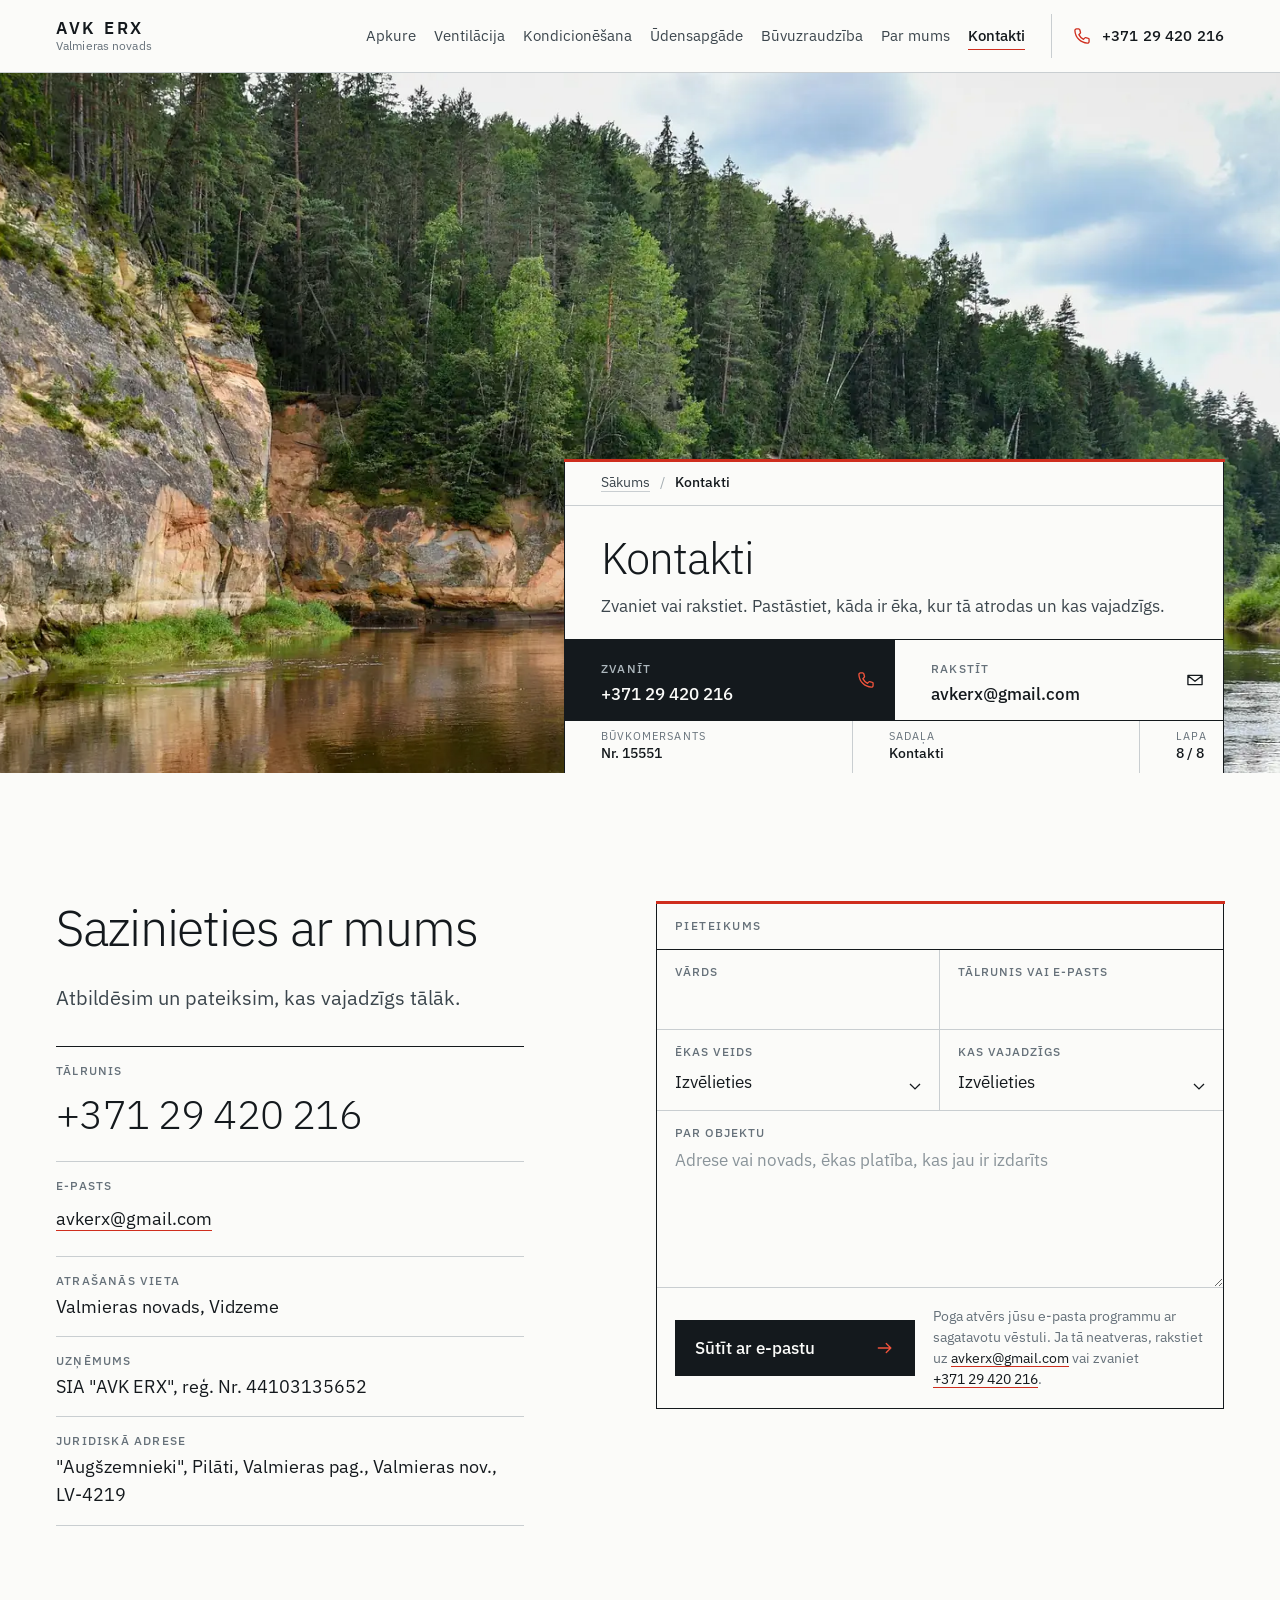
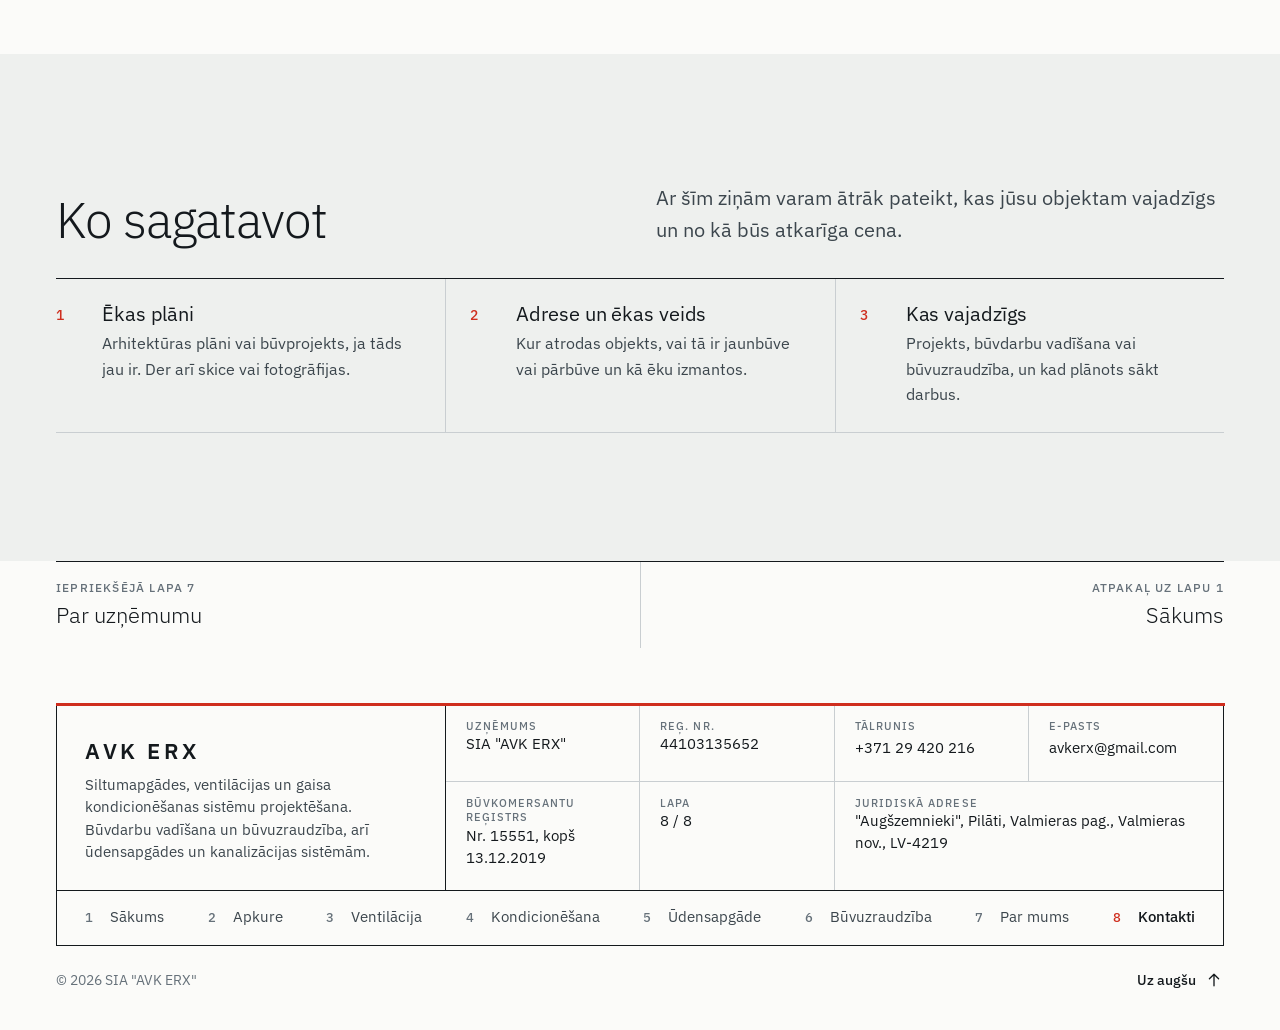
<file: kontakti.html>
<!doctype html>
<html lang="lv">
<head>
<meta charset="utf-8">
<meta name="viewport" content="width=device-width, initial-scale=1">
<title>Kontakti | AVK ERX, Valmieras novads</title>
<meta name="description" content="Zvaniet +371 29 420 216 vai rakstiet avkerx@gmail.com. Pieteikuma forma apkures, ventilācijas un kondicionēšanas projektiem un būvuzraudzībai.">
<meta name="robots" content="noindex">
<meta name="theme-color" content="#FBFBF9">
<meta property="og:type" content="website">
<meta property="og:locale" content="lv_LV">
<meta property="og:site_name" content="AVK ERX">
<meta property="og:title" content="Kontakti | AVK ERX">
<meta property="og:description" content="Zvaniet +371 29 420 216 vai rakstiet avkerx@gmail.com. Pieteikuma forma apkures, ventilācijas un kondicionēšanas projektiem un būvuzraudzībai.">
<link rel="icon" href="favicon.svg" type="image/svg+xml">
<link rel="icon" href="favicon-32.png" sizes="32x32" type="image/png">
<link rel="apple-touch-icon" href="apple-touch-icon.png">
<link rel="preload" href="fonts/plex-latin-wght-normal.woff2" as="font" type="font/woff2" crossorigin>
<link rel="preload" href="fonts/plex-latin-ext-wght-normal.woff2" as="font" type="font/woff2" crossorigin>
<link rel="stylesheet" href="styles.css">
<script type="application/ld+json">
{
 "@context": "https://schema.org",
 "@graph": [
  {
   "@type": "ContactPage",
   "name": "Kontakti",
   "about": {
    "@type": "LocalBusiness",
    "name": "AVK ERX",
    "legalName": "SIA \"AVK ERX\"",
    "telephone": "+37129420216",
    "email": "avkerx@gmail.com",
    "address": {
     "@type": "PostalAddress",
     "streetAddress": "\"Augšzemnieki\", Pilāti",
     "addressLocality": "Valmieras pagasts",
     "addressRegion": "Valmieras novads",
     "postalCode": "LV-4219",
     "addressCountry": "LV"
    }
   }
  },
  {
   "@type": "BreadcrumbList",
   "itemListElement": [
    {
     "@type": "ListItem",
     "position": 1,
     "name": "Sākums",
     "item": "index.html"
    },
    {
     "@type": "ListItem",
     "position": 2,
     "name": "Kontakti",
     "item": "kontakti.html"
    }
   ]
  }
 ]
}
</script>
</head>
<body>
<a class="skip" href="#saturs">Pāriet uz saturu</a>

<header class="hdr">
  <div class="wrap hdr__in">
    <a class="brand" href="index.html" aria-label="AVK ERX, sākumlapa">
      <span class="brand__mark">AVK ERX</span>
      <span class="brand__place">Valmieras novads</span>
    </a>
    <nav class="nav" aria-label="Galvenā izvēlne">
      <a href="apkure.html">Apkure</a>
      <a href="ventilacija.html">Ventilācija</a>
      <a href="kondicionesana.html">Kondicionēšana</a>
      <a href="udens.html">Ūdensapgāde</a>
      <a href="buvuzraudziba.html">Būvuzraudzība</a>
      <a href="par-mums.html">Par mums</a>
      <a href="kontakti.html" aria-current="page">Kontakti</a>
    </nav>
    <a class="hdr__tel" href="tel:+37129420216">
      <svg class="ico" viewBox="0 0 24 24" aria-hidden="true"><path d="M8.2 3.5H5.4A1.9 1.9 0 0 0 3.5 5.6c.5 8.1 6.8 14.4 14.9 14.9a1.9 1.9 0 0 0 2.1-1.9v-2.8a1 1 0 0 0-.8-1l-3.3-.8a1 1 0 0 0-1 .3l-1.6 1.7a12.4 12.4 0 0 1-5.6-5.6l1.7-1.6a1 1 0 0 0 .3-1l-.8-3.3a1 1 0 0 0-1-.8z"/></svg>
      <span>+371 29 420 216</span>
    </a>
    <div class="hdr__mobile">
      <a class="iconbtn" href="tel:+37129420216" aria-label="Zvanīt +371 29 420 216">
        <svg class="ico" viewBox="0 0 24 24" aria-hidden="true"><path d="M8.2 3.5H5.4A1.9 1.9 0 0 0 3.5 5.6c.5 8.1 6.8 14.4 14.9 14.9a1.9 1.9 0 0 0 2.1-1.9v-2.8a1 1 0 0 0-.8-1l-3.3-.8a1 1 0 0 0-1 .3l-1.6 1.7a12.4 12.4 0 0 1-5.6-5.6l1.7-1.6a1 1 0 0 0 .3-1l-.8-3.3a1 1 0 0 0-1-.8z"/></svg>
      </a>
      <button class="menubtn" type="button" aria-expanded="false" aria-controls="izvelne">
        <svg class="ico ico--open" viewBox="0 0 24 24" aria-hidden="true"><path d="M4 8.5h16M4 15.5h16"/></svg>
        <svg class="ico ico--close" viewBox="0 0 24 24" aria-hidden="true"><path d="M6 6l12 12M18 6L6 18"/></svg>
        <span class="menubtn__t">Izvēlne</span>
      </button>
    </div>
  </div>
  <div class="menu" id="izvelne" hidden>
    <nav class="wrap menu__in" aria-label="Izvēlne">
      <a href="index.html"><span class="menu__n">01</span>Sākums</a>
      <a href="apkure.html"><span class="menu__n">02</span>Apkure</a>
      <a href="ventilacija.html"><span class="menu__n">03</span>Ventilācija</a>
      <a href="kondicionesana.html"><span class="menu__n">04</span>Gaisa kondicionēšana</a>
      <a href="udens.html"><span class="menu__n">05</span>Ūdensapgāde un kanalizācija</a>
      <a href="buvuzraudziba.html"><span class="menu__n">06</span>Būvdarbu vadīšana un būvuzraudzība</a>
      <a href="par-mums.html"><span class="menu__n">07</span>Par uzņēmumu</a>
      <a href="kontakti.html" aria-current="page"><span class="menu__n">08</span>Kontakti</a>
      <div class="menu__contact">
        <a href="tel:+37129420216">+371 29 420 216</a>
        <a href="mailto:avkerx@gmail.com">avkerx@gmail.com</a>
      </div>
    </nav>
  </div>
</header>

<main id="saturs">

  <section class="hero hero--inner" id="sakums" aria-labelledby="virsraksts">
    <picture class="hero__photo">
      <img src="img/gauja.webp" width="1800" height="770" fetchpriority="high" style="--pos-m: 50% 55%"
           alt="Gaujas krasts Vidzemē: smilšakmens klintis, priedes un rāma upe">
    </picture>
    <div class="wrap hero__dock">
      <div class="tb">
        <nav class="tb__crumbs" aria-label="Ceļš līdz lapai">
          <ol>
            <li><a href="index.html">Sākums</a></li>
            <li><span aria-current="page">Kontakti</span></li>
          </ol>
        </nav>
        <h1 class="tb__title" id="virsraksts">Kontakti</h1>
        <p class="tb__lead">Zvaniet vai rakstiet. Pastāstiet, kāda ir ēka, kur tā atrodas un kas vajadzīgs.</p>
        <div class="tb__acts">
          <a class="tb__act tb__act--main" href="tel:+37129420216">
            <span class="tb__k">Zvanīt</span>
            <span class="tb__v">+371 29 420 216</span>
            <svg class="ico" viewBox="0 0 24 24" aria-hidden="true"><path d="M8.2 3.5H5.4A1.9 1.9 0 0 0 3.5 5.6c.5 8.1 6.8 14.4 14.9 14.9a1.9 1.9 0 0 0 2.1-1.9v-2.8a1 1 0 0 0-.8-1l-3.3-.8a1 1 0 0 0-1 .3l-1.6 1.7a12.4 12.4 0 0 1-5.6-5.6l1.7-1.6a1 1 0 0 0 .3-1l-.8-3.3a1 1 0 0 0-1-.8z"/></svg>
          </a>
          <a class="tb__act" href="mailto:avkerx@gmail.com">
            <span class="tb__k">Rakstīt</span>
            <span class="tb__v">avkerx@gmail.com</span>
            <svg class="ico" viewBox="0 0 24 24" aria-hidden="true"><path d="M3.5 6.5h17v11h-17z M3.5 7l8.5 6.5L20.5 7"/></svg>
          </a>
        </div>
        <dl class="tb__meta">
          <div><dt>Būvkomersants</dt><dd>Nr. 15551</dd></div>
          <div><dt>Sadaļa</dt><dd>Kontakti</dd></div>
          <div class="tb__sheet"><dt>Lapa</dt><dd>8 / 8</dd></div>
        </dl>
      </div>
    </div>
  </section>

  <section class="contact contact--page" id="kontakti" aria-labelledby="h-kont">
    <div class="wrap contact__grid">
      <div class="contact__info">
        <h2 id="h-kont">Sazinieties ar mums</h2>
        <p class="lead">Atbildēsim un pateiksim, kas vajadzīgs tālāk.</p>
        <dl class="cinfo">
          <div class="cinfo__row cinfo__row--tel">
            <dt>Tālrunis</dt>
            <dd><a class="cinfo__tel" href="tel:+37129420216">+371 29 420 216</a></dd>
          </div>
          <div class="cinfo__row">
            <dt>E-pasts</dt>
            <dd><a class="cinfo__link" href="mailto:avkerx@gmail.com">avkerx@gmail.com</a></dd>
          </div>
          <div class="cinfo__row">
            <dt>Atrašanās vieta</dt>
            <dd>Valmieras novads, Vidzeme</dd>
          </div>
          <div class="cinfo__row">
            <dt>Uzņēmums</dt>
            <dd>SIA "AVK ERX", reģ. Nr. 44103135652</dd>
          </div>
          <div class="cinfo__row">
            <dt>Juridiskā adrese</dt>
            <dd>"Augšzemnieki", Pilāti, Valmieras pag., Valmieras nov., LV-4219</dd>
          </div>
        </dl>
      </div>

      <form class="form" id="forma" novalidate aria-labelledby="h-forma">
        <h3 class="form__title" id="h-forma">Pieteikums</h3>
        <div class="form__grid">
          <div class="field">
            <label for="f-vards">Vārds</label>
            <input id="f-vards" name="vards" type="text" autocomplete="name" required aria-describedby="e-vards">
            <p class="field__err" id="e-vards" hidden></p>
          </div>
          <div class="field">
            <label for="f-kontakts">Tālrunis vai e-pasts</label>
            <input id="f-kontakts" name="kontakts" type="text" autocomplete="email" inputmode="email" required aria-describedby="e-kontakts">
            <p class="field__err" id="e-kontakts" hidden></p>
          </div>
          <div class="field">
            <label for="f-eka">Ēkas veids</label>
            <select id="f-eka" name="eka">
              <option value="">Izvēlieties</option>
              <option>Privātmāja</option>
              <option>Daudzdzīvokļu māja</option>
              <option>Uzņēmuma ēka</option>
              <option>Publiska ēka</option>
              <option>Cits</option>
            </select>
          </div>
          <div class="field">
            <label for="f-vajag">Kas vajadzīgs</label>
            <select id="f-vajag" name="vajag">
              <option value="">Izvēlieties</option>
              <option>Projekts</option>
              <option>Būvdarbu vadīšana</option>
              <option>Būvuzraudzība</option>
              <option>Vēl nezinu</option>
            </select>
          </div>
          <div class="field field--wide">
            <label for="f-zina">Par objektu</label>
            <textarea id="f-zina" name="zina" rows="5" required aria-describedby="e-zina" placeholder="Adrese vai novads, ēkas platība, kas jau ir izdarīts"></textarea>
            <p class="field__err" id="e-zina" hidden></p>
          </div>
        </div>
        <div class="form__foot">
          <button class="form__btn" type="submit">
            <span>Sūtīt ar e-pastu</span>
            <svg class="ico" viewBox="0 0 24 24" aria-hidden="true"><path d="M4 12h15M13.5 6.5 19 12l-5.5 5.5"/></svg>
          </button>
          <p class="form__hint" id="form-hint">Poga atvērs jūsu e-pasta programmu ar sagatavotu vēstuli. Ja tā neatveras, rakstiet uz <a href="mailto:avkerx@gmail.com">avkerx@gmail.com</a> vai zvaniet <a href="tel:+37129420216">+371 29 420 216</a>.</p>
        </div>
        <p class="form__done" id="form-done" role="status" hidden>Ja e-pasta programma neatvērās, rakstiet uz <a href="mailto:avkerx@gmail.com">avkerx@gmail.com</a> vai zvaniet <a href="tel:+37129420216">+371 29 420 216</a>.</p>
      </form>
    </div>
  </section>

  <section class="sec sec--zinc" id="sagatavot" aria-labelledby="h-prep">
    <div class="wrap">
      <div class="shead">
        <h2 id="h-prep">Ko sagatavot</h2>
        <p class="lead">Ar šīm ziņām varam ātrāk pateikt, kas jūsu objektam vajadzīgs un no kā būs atkarīga cena.</p>
      </div>
      <ol class="prep">
        <li><div><h3>Ēkas plāni</h3><p>Arhitektūras plāni vai būvprojekts, ja tāds jau ir. Der arī skice vai fotogrāfijas.</p></div></li>
        <li><div><h3>Adrese un ēkas veids</h3><p>Kur atrodas objekts, vai tā ir jaunbūve vai pārbūve un kā ēku izmantos.</p></div></li>
        <li><div><h3>Kas vajadzīgs</h3><p>Projekts, būvdarbu vadīšana vai būvuzraudzība, un kad plānots sākt darbus.</p></div></li>
      </ol>
    </div>
  </section>

</main>

  <nav class="wrap" aria-label="Citas lapas"><div class="sheets">
    <a class="sheets__prev" href="par-mums.html"><span class="sheets__k">Iepriekšējā lapa 7</span><span class="sheets__t">Par uzņēmumu</span></a>
    <a class="sheets__next" href="index.html"><span class="sheets__k">Atpakaļ uz lapu 1</span><span class="sheets__t">Sākums</span></a>
  </div></nav>

<footer class="foot">
  <div class="wrap">
    <div class="stamp">
      <div class="stamp__head">
        <span class="stamp__mark">AVK ERX</span>
        <span class="stamp__what">Siltumapgādes, ventilācijas un gaisa kondicionēšanas sistēmu projektēšana. Būvdarbu vadīšana un būvuzraudzība, arī ūdensapgādes un kanalizācijas sistēmām.</span>
      </div>
      <div class="stamp__body">
        <dl class="stamp__grid">
          <div><dt>Uzņēmums</dt><dd>SIA "AVK ERX"</dd></div>
          <div><dt>Reģ. Nr.</dt><dd>44103135652</dd></div>
          <div class="stamp__wide-s"><dt>Tālrunis</dt><dd><a href="tel:+37129420216">+371 29 420 216</a></dd></div>
          <div class="stamp__wide-s"><dt>E-pasts</dt><dd><a href="mailto:avkerx@gmail.com">avkerx@gmail.com</a></dd></div>
          <div><dt>Būvkomersantu reģistrs</dt><dd>Nr. 15551, kopš 13.12.2019</dd></div>
          <div><dt>Lapa</dt><dd>8 / 8</dd></div>
          <div class="stamp__addr"><dt>Juridiskā adrese</dt><dd>"Augšzemnieki", Pilāti, Valmieras pag., Valmieras nov., LV-4219</dd></div>
        </dl>
      </div>
      <nav class="stamp__list" aria-label="Lapu saraksts">
        <ol>
          <li><a href="index.html"><span>1</span>Sākums</a></li>
          <li><a href="apkure.html"><span>2</span>Apkure</a></li>
          <li><a href="ventilacija.html"><span>3</span>Ventilācija</a></li>
          <li><a href="kondicionesana.html"><span>4</span>Kondicionēšana</a></li>
          <li><a href="udens.html"><span>5</span>Ūdensapgāde</a></li>
          <li><a href="buvuzraudziba.html"><span>6</span>Būvuzraudzība</a></li>
          <li><a href="par-mums.html"><span>7</span>Par mums</a></li>
          <li><a href="kontakti.html" aria-current="page"><span>8</span>Kontakti</a></li>
        </ol>
      </nav>
    </div>
    <div class="foot__end">
      <span>© 2026 SIA "AVK ERX"</span>
      <a class="totop" href="#sakums">Uz augšu
        <svg class="ico" viewBox="0 0 24 24" aria-hidden="true"><path d="M12 19V5M6.5 10.5 12 5l5.5 5.5"/></svg></a>
    </div>
  </div>
</footer>

<script src="script.js" defer></script>
</body>
</html>
</file>
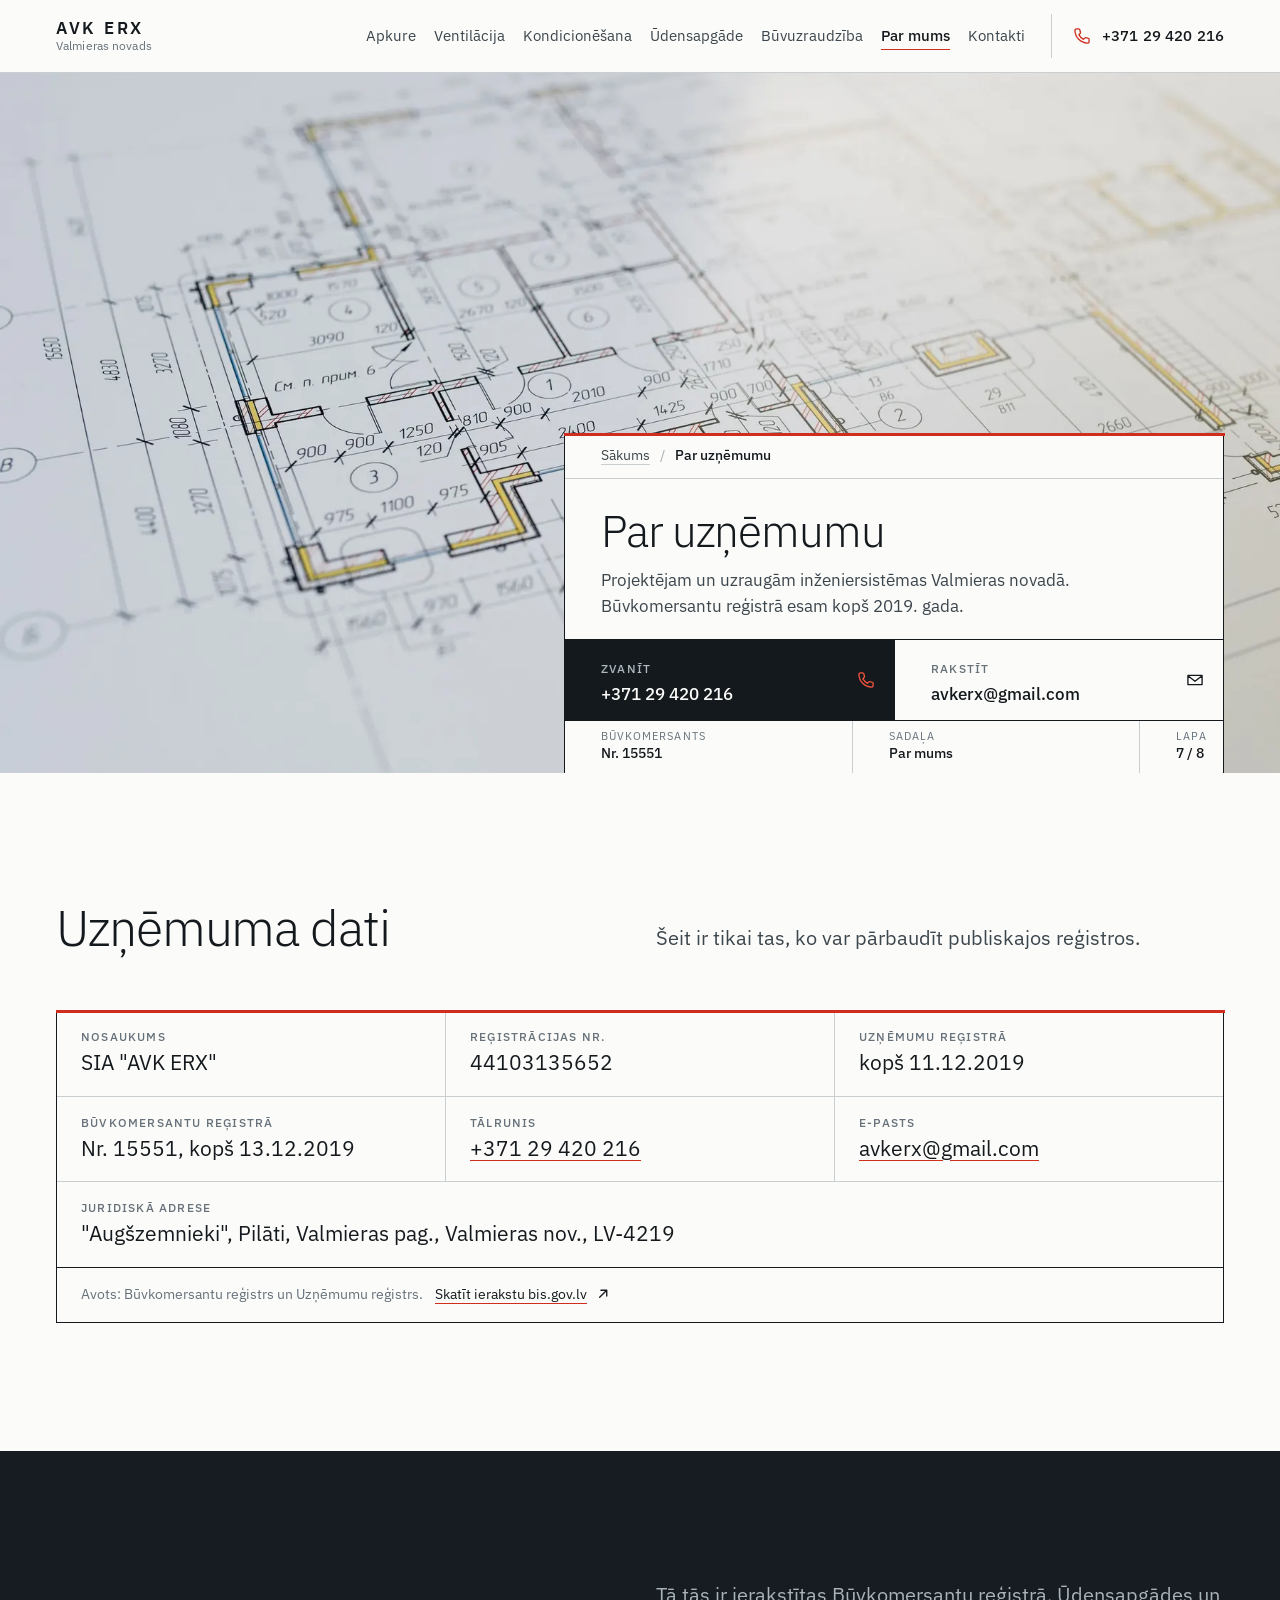
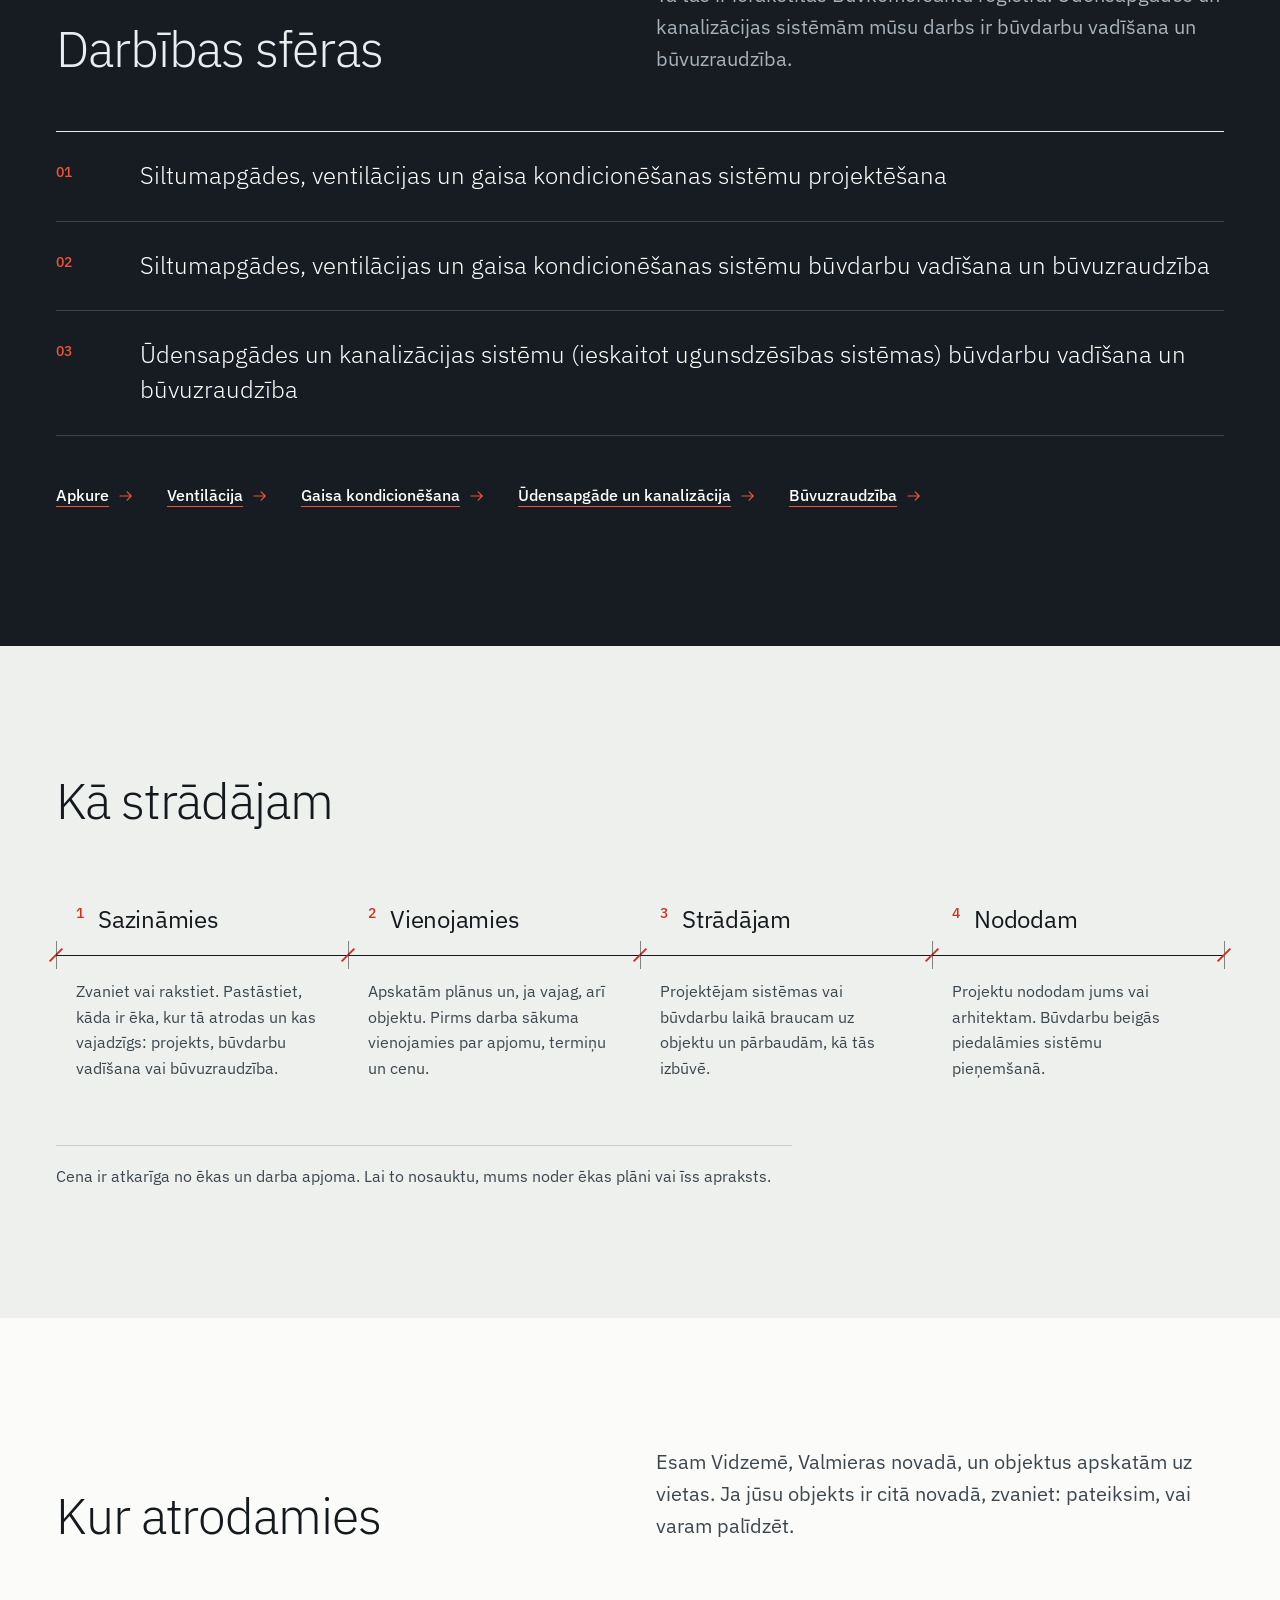
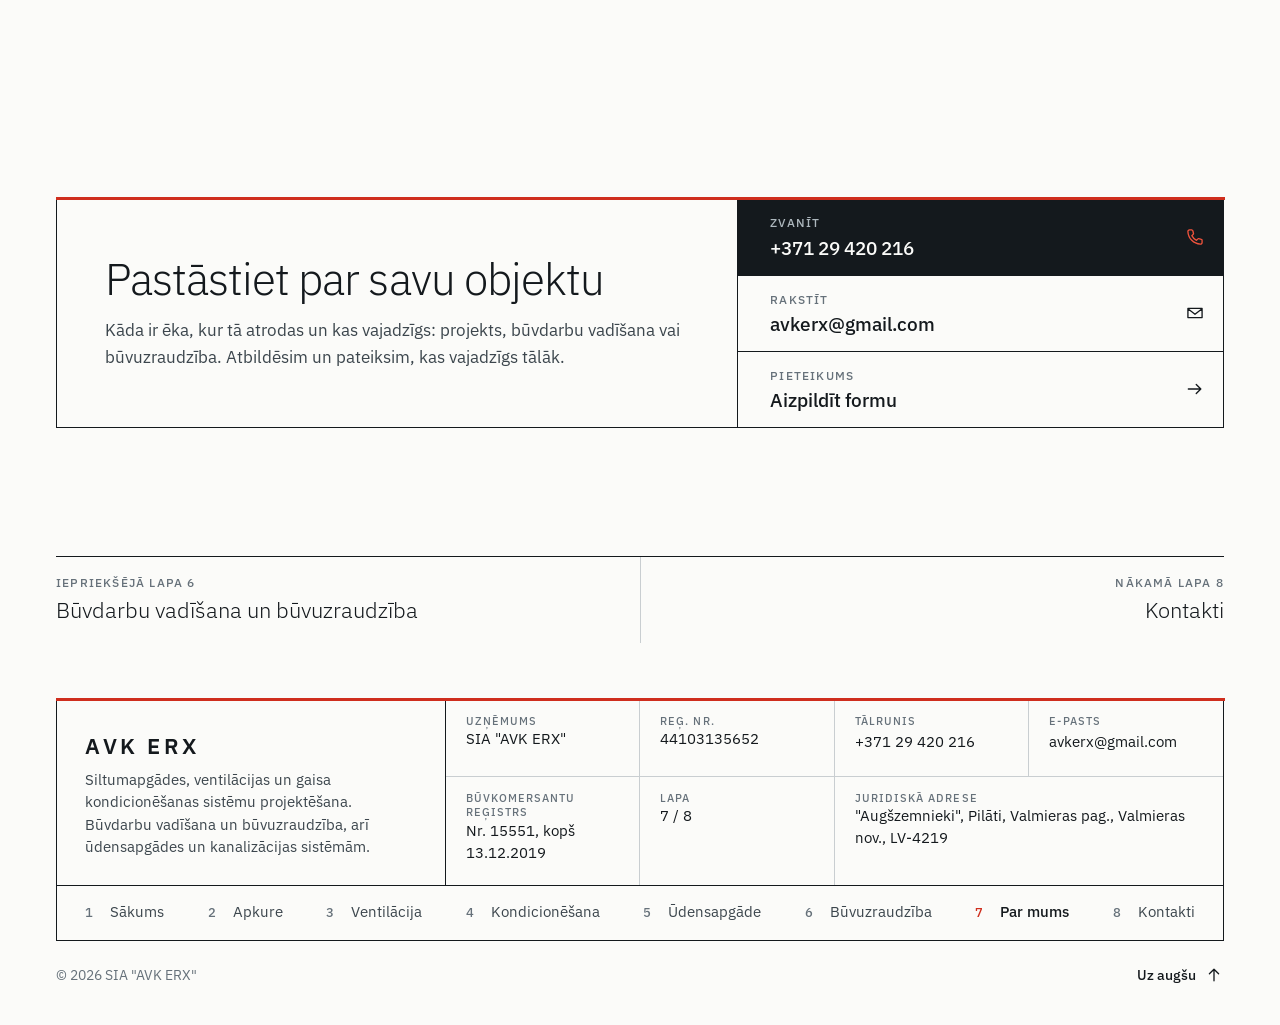
<file: par-mums.html>
<!doctype html>
<html lang="lv">
<head>
<meta charset="utf-8">
<meta name="viewport" content="width=device-width, initial-scale=1">
<title>Par uzņēmumu | AVK ERX</title>
<meta name="description" content="SIA AVK ERX: reģ. Nr. 44103135652, Būvkomersantu reģistrā Nr. 15551 kopš 13.12.2019. Darbības sfēras, darba gaita un atrašanās vieta Valmieras novadā.">
<meta name="robots" content="noindex">
<meta name="theme-color" content="#FBFBF9">
<meta property="og:type" content="website">
<meta property="og:locale" content="lv_LV">
<meta property="og:site_name" content="AVK ERX">
<meta property="og:title" content="Par uzņēmumu SIA AVK ERX">
<meta property="og:description" content="SIA AVK ERX: reģ. Nr. 44103135652, Būvkomersantu reģistrā Nr. 15551 kopš 13.12.2019. Darbības sfēras, darba gaita un atrašanās vieta Valmieras novadā.">
<link rel="icon" href="favicon.svg" type="image/svg+xml">
<link rel="icon" href="favicon-32.png" sizes="32x32" type="image/png">
<link rel="apple-touch-icon" href="apple-touch-icon.png">
<link rel="preload" href="fonts/plex-latin-wght-normal.woff2" as="font" type="font/woff2" crossorigin>
<link rel="preload" href="fonts/plex-latin-ext-wght-normal.woff2" as="font" type="font/woff2" crossorigin>
<link rel="stylesheet" href="styles.css">
<script type="application/ld+json">
{
 "@context": "https://schema.org",
 "@graph": [
  {
   "@type": "AboutPage",
   "name": "Par uzņēmumu",
   "about": {
    "@type": "LocalBusiness",
    "name": "AVK ERX",
    "legalName": "SIA \"AVK ERX\"",
    "description": "Siltumapgādes, ventilācijas un gaisa kondicionēšanas sistēmu projektēšana; šo sistēmu būvdarbu vadīšana un būvuzraudzība; ūdensapgādes un kanalizācijas sistēmu (ieskaitot ugunsdzēsības sistēmas) būvdarbu vadīšana un būvuzraudzība.",
    "telephone": "+37129420216",
    "email": "avkerx@gmail.com",
    "address": {
     "@type": "PostalAddress",
     "streetAddress": "\"Augšzemnieki\", Pilāti",
     "addressLocality": "Valmieras pagasts",
     "addressRegion": "Valmieras novads",
     "postalCode": "LV-4219",
     "addressCountry": "LV"
    },
    "identifier": [
     {
      "@type": "PropertyValue",
      "propertyID": "Uzņēmumu reģistra reģistrācijas numurs",
      "value": "44103135652"
     },
     {
      "@type": "PropertyValue",
      "propertyID": "Būvkomersanta reģistrācijas numurs",
      "value": "15551"
     }
    ],
    "knowsAbout": [
     "Siltumapgādes, ventilācijas un gaisa kondicionēšanas sistēmu projektēšana",
     "Siltumapgādes, ventilācijas un gaisa kondicionēšanas sistēmu būvdarbu vadīšana un būvuzraudzība",
     "Ūdensapgādes un kanalizācijas sistēmu (ieskaitot ugunsdzēsības sistēmas) būvdarbu vadīšana un būvuzraudzība"
    ]
   }
  },
  {
   "@type": "BreadcrumbList",
   "itemListElement": [
    {
     "@type": "ListItem",
     "position": 1,
     "name": "Sākums",
     "item": "index.html"
    },
    {
     "@type": "ListItem",
     "position": 2,
     "name": "Par uzņēmumu",
     "item": "par-mums.html"
    }
   ]
  }
 ]
}
</script>
</head>
<body>
<a class="skip" href="#saturs">Pāriet uz saturu</a>

<header class="hdr">
  <div class="wrap hdr__in">
    <a class="brand" href="index.html" aria-label="AVK ERX, sākumlapa">
      <span class="brand__mark">AVK ERX</span>
      <span class="brand__place">Valmieras novads</span>
    </a>
    <nav class="nav" aria-label="Galvenā izvēlne">
      <a href="apkure.html">Apkure</a>
      <a href="ventilacija.html">Ventilācija</a>
      <a href="kondicionesana.html">Kondicionēšana</a>
      <a href="udens.html">Ūdensapgāde</a>
      <a href="buvuzraudziba.html">Būvuzraudzība</a>
      <a href="par-mums.html" aria-current="page">Par mums</a>
      <a href="kontakti.html">Kontakti</a>
    </nav>
    <a class="hdr__tel" href="tel:+37129420216">
      <svg class="ico" viewBox="0 0 24 24" aria-hidden="true"><path d="M8.2 3.5H5.4A1.9 1.9 0 0 0 3.5 5.6c.5 8.1 6.8 14.4 14.9 14.9a1.9 1.9 0 0 0 2.1-1.9v-2.8a1 1 0 0 0-.8-1l-3.3-.8a1 1 0 0 0-1 .3l-1.6 1.7a12.4 12.4 0 0 1-5.6-5.6l1.7-1.6a1 1 0 0 0 .3-1l-.8-3.3a1 1 0 0 0-1-.8z"/></svg>
      <span>+371 29 420 216</span>
    </a>
    <div class="hdr__mobile">
      <a class="iconbtn" href="tel:+37129420216" aria-label="Zvanīt +371 29 420 216">
        <svg class="ico" viewBox="0 0 24 24" aria-hidden="true"><path d="M8.2 3.5H5.4A1.9 1.9 0 0 0 3.5 5.6c.5 8.1 6.8 14.4 14.9 14.9a1.9 1.9 0 0 0 2.1-1.9v-2.8a1 1 0 0 0-.8-1l-3.3-.8a1 1 0 0 0-1 .3l-1.6 1.7a12.4 12.4 0 0 1-5.6-5.6l1.7-1.6a1 1 0 0 0 .3-1l-.8-3.3a1 1 0 0 0-1-.8z"/></svg>
      </a>
      <button class="menubtn" type="button" aria-expanded="false" aria-controls="izvelne">
        <svg class="ico ico--open" viewBox="0 0 24 24" aria-hidden="true"><path d="M4 8.5h16M4 15.5h16"/></svg>
        <svg class="ico ico--close" viewBox="0 0 24 24" aria-hidden="true"><path d="M6 6l12 12M18 6L6 18"/></svg>
        <span class="menubtn__t">Izvēlne</span>
      </button>
    </div>
  </div>
  <div class="menu" id="izvelne" hidden>
    <nav class="wrap menu__in" aria-label="Izvēlne">
      <a href="index.html"><span class="menu__n">01</span>Sākums</a>
      <a href="apkure.html"><span class="menu__n">02</span>Apkure</a>
      <a href="ventilacija.html"><span class="menu__n">03</span>Ventilācija</a>
      <a href="kondicionesana.html"><span class="menu__n">04</span>Gaisa kondicionēšana</a>
      <a href="udens.html"><span class="menu__n">05</span>Ūdensapgāde un kanalizācija</a>
      <a href="buvuzraudziba.html"><span class="menu__n">06</span>Būvdarbu vadīšana un būvuzraudzība</a>
      <a href="par-mums.html" aria-current="page"><span class="menu__n">07</span>Par uzņēmumu</a>
      <a href="kontakti.html"><span class="menu__n">08</span>Kontakti</a>
      <div class="menu__contact">
        <a href="tel:+37129420216">+371 29 420 216</a>
        <a href="mailto:avkerx@gmail.com">avkerx@gmail.com</a>
      </div>
    </nav>
  </div>
</header>

<main id="saturs">

  <section class="hero hero--inner" id="sakums" aria-labelledby="virsraksts">
    <picture class="hero__photo">
      <img src="img/p-par.webp" width="1800" height="1201" fetchpriority="high" style="--pos-m: 50% 50%"
           alt="Ēkas stāva plāna rasējums ar izmēru līnijām tuvplānā">
    </picture>
    <div class="wrap hero__dock">
      <div class="tb">
        <nav class="tb__crumbs" aria-label="Ceļš līdz lapai">
          <ol>
            <li><a href="index.html">Sākums</a></li>
            <li><span aria-current="page">Par uzņēmumu</span></li>
          </ol>
        </nav>
        <h1 class="tb__title" id="virsraksts">Par uzņēmumu</h1>
        <p class="tb__lead">Projektējam un uzraugām inženiersistēmas Valmieras novadā. Būvkomersantu reģistrā esam kopš 2019. gada.</p>
        <div class="tb__acts">
          <a class="tb__act tb__act--main" href="tel:+37129420216">
            <span class="tb__k">Zvanīt</span>
            <span class="tb__v">+371 29 420 216</span>
            <svg class="ico" viewBox="0 0 24 24" aria-hidden="true"><path d="M8.2 3.5H5.4A1.9 1.9 0 0 0 3.5 5.6c.5 8.1 6.8 14.4 14.9 14.9a1.9 1.9 0 0 0 2.1-1.9v-2.8a1 1 0 0 0-.8-1l-3.3-.8a1 1 0 0 0-1 .3l-1.6 1.7a12.4 12.4 0 0 1-5.6-5.6l1.7-1.6a1 1 0 0 0 .3-1l-.8-3.3a1 1 0 0 0-1-.8z"/></svg>
          </a>
          <a class="tb__act" href="mailto:avkerx@gmail.com">
            <span class="tb__k">Rakstīt</span>
            <span class="tb__v">avkerx@gmail.com</span>
            <svg class="ico" viewBox="0 0 24 24" aria-hidden="true"><path d="M3.5 6.5h17v11h-17z M3.5 7l8.5 6.5L20.5 7"/></svg>
          </a>
        </div>
        <dl class="tb__meta">
          <div><dt>Būvkomersants</dt><dd>Nr. 15551</dd></div>
          <div><dt>Sadaļa</dt><dd>Par mums</dd></div>
          <div class="tb__sheet"><dt>Lapa</dt><dd>7 / 8</dd></div>
        </dl>
      </div>
    </div>
  </section>

  <section class="sec" id="dati" aria-labelledby="h-dati">
    <div class="wrap">
      <div class="shead">
        <h2 id="h-dati">Uzņēmuma dati</h2>
        <p class="lead">Šeit ir tikai tas, ko var pārbaudīt publiskajos reģistros.</p>
      </div>
      <div class="ledger">
        <div class="ledger__body">
          <dl>
            <div><dt>Nosaukums</dt><dd>SIA "AVK ERX"</dd></div>
            <div><dt>Reģistrācijas Nr.</dt><dd>44103135652</dd></div>
            <div><dt>Uzņēmumu reģistrā</dt><dd>kopš 11.12.2019</dd></div>
            <div><dt>Būvkomersantu reģistrā</dt><dd>Nr. 15551, kopš 13.12.2019</dd></div>
            <div><dt>Tālrunis</dt><dd><a href="tel:+37129420216">+371 29 420 216</a></dd></div>
            <div><dt>E-pasts</dt><dd><a href="mailto:avkerx@gmail.com">avkerx@gmail.com</a></dd></div>
            <div class="ledger__wide"><dt>Juridiskā adrese</dt><dd>"Augšzemnieki", Pilāti, Valmieras pag., Valmieras nov., LV-4219</dd></div>
          </dl>
        </div>
        <p class="ledger__src"><span>Avots: Būvkomersantu reģistrs un Uzņēmumu reģistrs.</span>
          <a href="https://bis.gov.lv/bisp/lv/construction_companies/15511" target="_blank" rel="noopener">Skatīt ierakstu bis.gov.lv<svg class="ico" viewBox="0 0 24 24" aria-hidden="true"><path d="M8 16 16.5 7.5M9.5 7.5h7v7"/></svg></a></p>
      </div>
    </div>
  </section>

  <section class="sec sec--dark" id="sferas" aria-labelledby="h-sferas">
    <div class="wrap">
      <div class="shead">
        <h2 id="h-sferas">Darbības sfēras</h2>
        <p class="lead">Tā tās ir ierakstītas Būvkomersantu reģistrā. Ūdensapgādes un kanalizācijas sistēmām mūsu darbs ir būvdarbu vadīšana un būvuzraudzība.</p>
      </div>
      <ol class="reglist">
        <li>Siltumapgādes, ventilācijas un gaisa kondicionēšanas sistēmu projektēšana</li>
        <li>Siltumapgādes, ventilācijas un gaisa kondicionēšanas sistēmu būvdarbu vadīšana un būvuzraudzība</li>
        <li>Ūdensapgādes un kanalizācijas sistēmu (ieskaitot ugunsdzēsības sistēmas) būvdarbu vadīšana un būvuzraudzība</li>
      </ol>
      <div class="links">
        <a class="more" href="apkure.html">Apkure<svg class="ico" viewBox="0 0 24 24" aria-hidden="true"><path d="M4 12h15M13.5 6.5 19 12l-5.5 5.5"/></svg></a>
        <a class="more" href="ventilacija.html">Ventilācija<svg class="ico" viewBox="0 0 24 24" aria-hidden="true"><path d="M4 12h15M13.5 6.5 19 12l-5.5 5.5"/></svg></a>
        <a class="more" href="kondicionesana.html">Gaisa kondicionēšana<svg class="ico" viewBox="0 0 24 24" aria-hidden="true"><path d="M4 12h15M13.5 6.5 19 12l-5.5 5.5"/></svg></a>
        <a class="more" href="udens.html">Ūdensapgāde un kanalizācija<svg class="ico" viewBox="0 0 24 24" aria-hidden="true"><path d="M4 12h15M13.5 6.5 19 12l-5.5 5.5"/></svg></a>
        <a class="more" href="buvuzraudziba.html">Būvuzraudzība<svg class="ico" viewBox="0 0 24 24" aria-hidden="true"><path d="M4 12h15M13.5 6.5 19 12l-5.5 5.5"/></svg></a>
      </div>
    </div>
  </section>

  <section class="sec sec--zinc" id="process" aria-labelledby="h-proc">
    <div class="wrap">
      <h2 id="h-proc">Kā strādājam</h2>
      <div class="chainwrap">
      <ol class="chain">
        <li class="chain__seg">
          <h3 class="chain__t"><span class="chain__n">1</span>Sazināmies</h3>
          <p>Zvaniet vai rakstiet. Pastāstiet, kāda ir ēka, kur tā atrodas un kas vajadzīgs: projekts, būvdarbu vadīšana vai būvuzraudzība.</p>
        </li>
        <li class="chain__seg">
          <h3 class="chain__t"><span class="chain__n">2</span>Vienojamies</h3>
          <p>Apskatām plānus un, ja vajag, arī objektu. Pirms darba sākuma vienojamies par apjomu, termiņu un cenu.</p>
        </li>
        <li class="chain__seg">
          <h3 class="chain__t"><span class="chain__n">3</span>Strādājam</h3>
          <p>Projektējam sistēmas vai būvdarbu laikā braucam uz objektu un pārbaudām, kā tās izbūvē.</p>
        </li>
        <li class="chain__seg">
          <h3 class="chain__t"><span class="chain__n">4</span>Nododam</h3>
          <p>Projektu nododam jums vai arhitektam. Būvdarbu beigās piedalāmies sistēmu pieņemšanā.</p>
        </li>
      </ol>
      </div>
      <p class="note">Cena ir atkarīga no ēkas un darba apjoma. Lai to nosauktu, mums noder ēkas plāni vai īss apraksts.</p>
    </div>
  </section>

  <section class="sec" id="kur" aria-labelledby="h-kur">
    <div class="wrap">
      <div class="shead">
        <h2 id="h-kur">Kur atrodamies</h2>
        <p class="lead">Esam Vidzemē, Valmieras novadā, un objektus apskatām uz vietas. Ja jūsu objekts ir citā novadā, zvaniet: pateiksim, vai varam palīdzēt.</p>
      </div>
    </div>
  </section>

  <section class="sec" aria-labelledby="h-cta">
    <div class="wrap">
      <div class="cta">
        <div class="cta__text">
          <h2 id="h-cta">Pastāstiet par savu objektu</h2>
          <p class="lead">Kāda ir ēka, kur tā atrodas un kas vajadzīgs: projekts, būvdarbu vadīšana vai būvuzraudzība. Atbildēsim un pateiksim, kas vajadzīgs tālāk.</p>
        </div>
        <div class="cta__acts">
          <a class="cta__act cta__act--main" href="tel:+37129420216">
            <span class="tb__k">Zvanīt</span>
            <span class="cta__v">+371 29 420 216</span>
            <svg class="ico" viewBox="0 0 24 24" aria-hidden="true"><path d="M8.2 3.5H5.4A1.9 1.9 0 0 0 3.5 5.6c.5 8.1 6.8 14.4 14.9 14.9a1.9 1.9 0 0 0 2.1-1.9v-2.8a1 1 0 0 0-.8-1l-3.3-.8a1 1 0 0 0-1 .3l-1.6 1.7a12.4 12.4 0 0 1-5.6-5.6l1.7-1.6a1 1 0 0 0 .3-1l-.8-3.3a1 1 0 0 0-1-.8z"/></svg>
          </a>
          <a class="cta__act" href="mailto:avkerx@gmail.com">
            <span class="tb__k">Rakstīt</span>
            <span class="cta__v">avkerx@gmail.com</span>
            <svg class="ico" viewBox="0 0 24 24" aria-hidden="true"><path d="M3.5 6.5h17v11h-17z M3.5 7l8.5 6.5L20.5 7"/></svg>
          </a>
          <a class="cta__act" href="kontakti.html#forma">
            <span class="tb__k">Pieteikums</span>
            <span class="cta__v">Aizpildīt formu</span>
            <svg class="ico" viewBox="0 0 24 24" aria-hidden="true"><path d="M4 12h15M13.5 6.5 19 12l-5.5 5.5"/></svg>
          </a>
        </div>
      </div>
    </div>
  </section>

</main>

  <nav class="wrap" aria-label="Citas lapas"><div class="sheets">
    <a class="sheets__prev" href="buvuzraudziba.html"><span class="sheets__k">Iepriekšējā lapa 6</span><span class="sheets__t">Būvdarbu vadīšana un būvuzraudzība</span></a>
    <a class="sheets__next" href="kontakti.html"><span class="sheets__k">Nākamā lapa 8</span><span class="sheets__t">Kontakti</span></a>
  </div></nav>

<footer class="foot">
  <div class="wrap">
    <div class="stamp">
      <div class="stamp__head">
        <span class="stamp__mark">AVK ERX</span>
        <span class="stamp__what">Siltumapgādes, ventilācijas un gaisa kondicionēšanas sistēmu projektēšana. Būvdarbu vadīšana un būvuzraudzība, arī ūdensapgādes un kanalizācijas sistēmām.</span>
      </div>
      <div class="stamp__body">
        <dl class="stamp__grid">
          <div><dt>Uzņēmums</dt><dd>SIA "AVK ERX"</dd></div>
          <div><dt>Reģ. Nr.</dt><dd>44103135652</dd></div>
          <div class="stamp__wide-s"><dt>Tālrunis</dt><dd><a href="tel:+37129420216">+371 29 420 216</a></dd></div>
          <div class="stamp__wide-s"><dt>E-pasts</dt><dd><a href="mailto:avkerx@gmail.com">avkerx@gmail.com</a></dd></div>
          <div><dt>Būvkomersantu reģistrs</dt><dd>Nr. 15551, kopš 13.12.2019</dd></div>
          <div><dt>Lapa</dt><dd>7 / 8</dd></div>
          <div class="stamp__addr"><dt>Juridiskā adrese</dt><dd>"Augšzemnieki", Pilāti, Valmieras pag., Valmieras nov., LV-4219</dd></div>
        </dl>
      </div>
      <nav class="stamp__list" aria-label="Lapu saraksts">
        <ol>
          <li><a href="index.html"><span>1</span>Sākums</a></li>
          <li><a href="apkure.html"><span>2</span>Apkure</a></li>
          <li><a href="ventilacija.html"><span>3</span>Ventilācija</a></li>
          <li><a href="kondicionesana.html"><span>4</span>Kondicionēšana</a></li>
          <li><a href="udens.html"><span>5</span>Ūdensapgāde</a></li>
          <li><a href="buvuzraudziba.html"><span>6</span>Būvuzraudzība</a></li>
          <li><a href="par-mums.html" aria-current="page"><span>7</span>Par mums</a></li>
          <li><a href="kontakti.html"><span>8</span>Kontakti</a></li>
        </ol>
      </nav>
    </div>
    <div class="foot__end">
      <span>© 2026 SIA "AVK ERX"</span>
      <a class="totop" href="#sakums">Uz augšu
        <svg class="ico" viewBox="0 0 24 24" aria-hidden="true"><path d="M12 19V5M6.5 10.5 12 5l5.5 5.5"/></svg></a>
    </div>
  </div>
</footer>

<script src="script.js" defer></script>
</body>
</html>
</file>
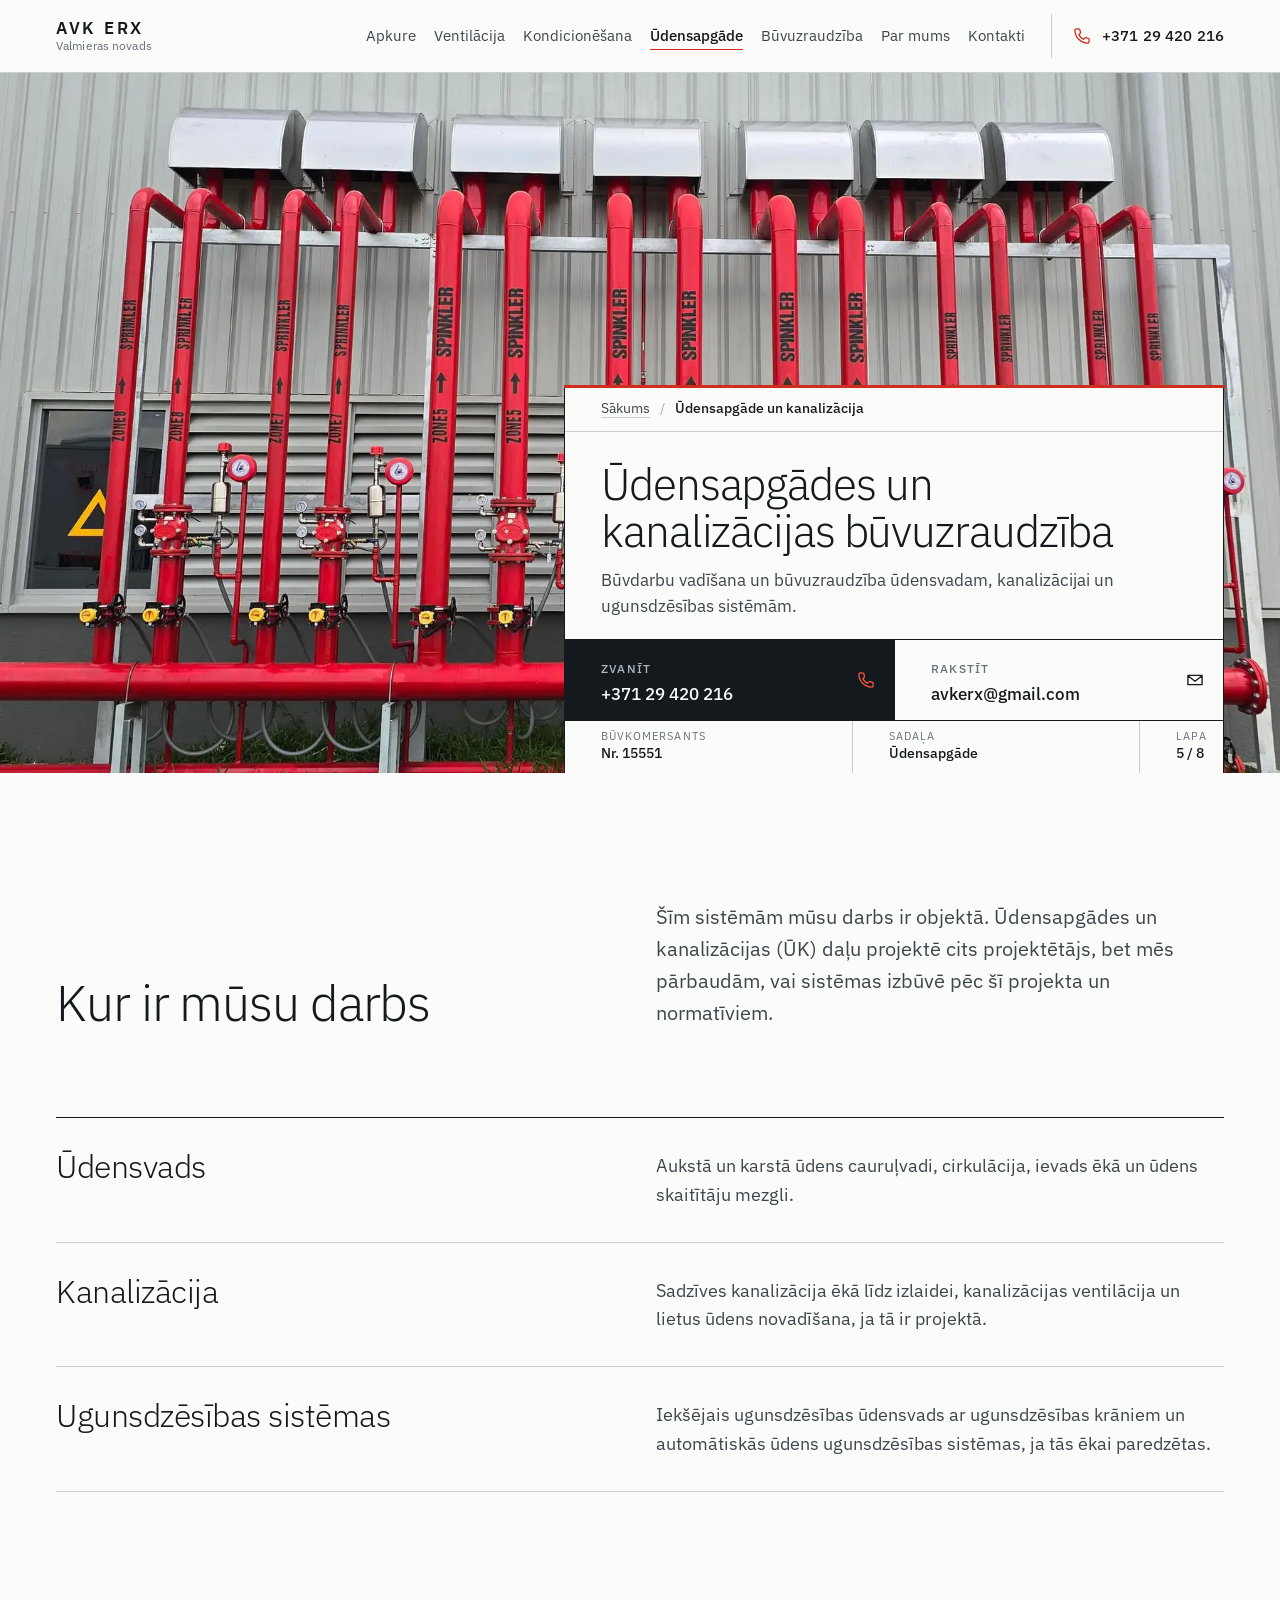
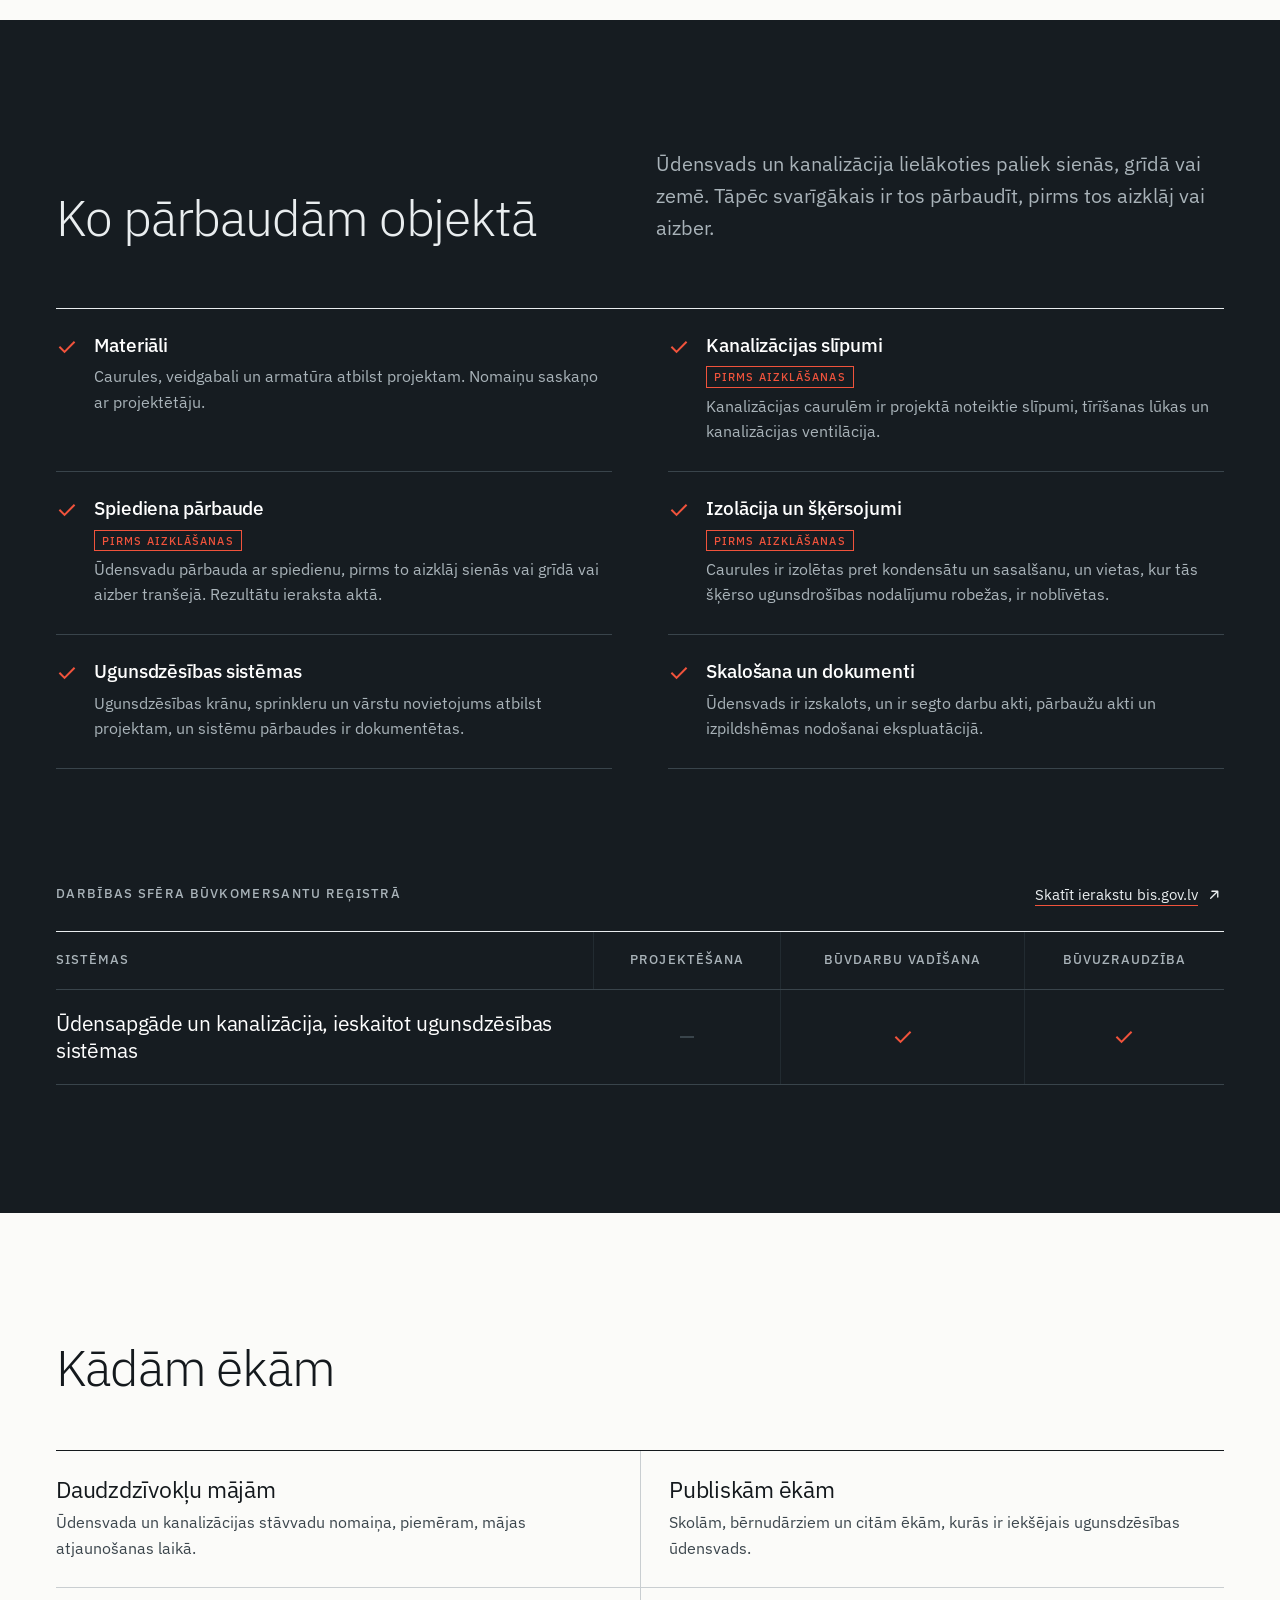
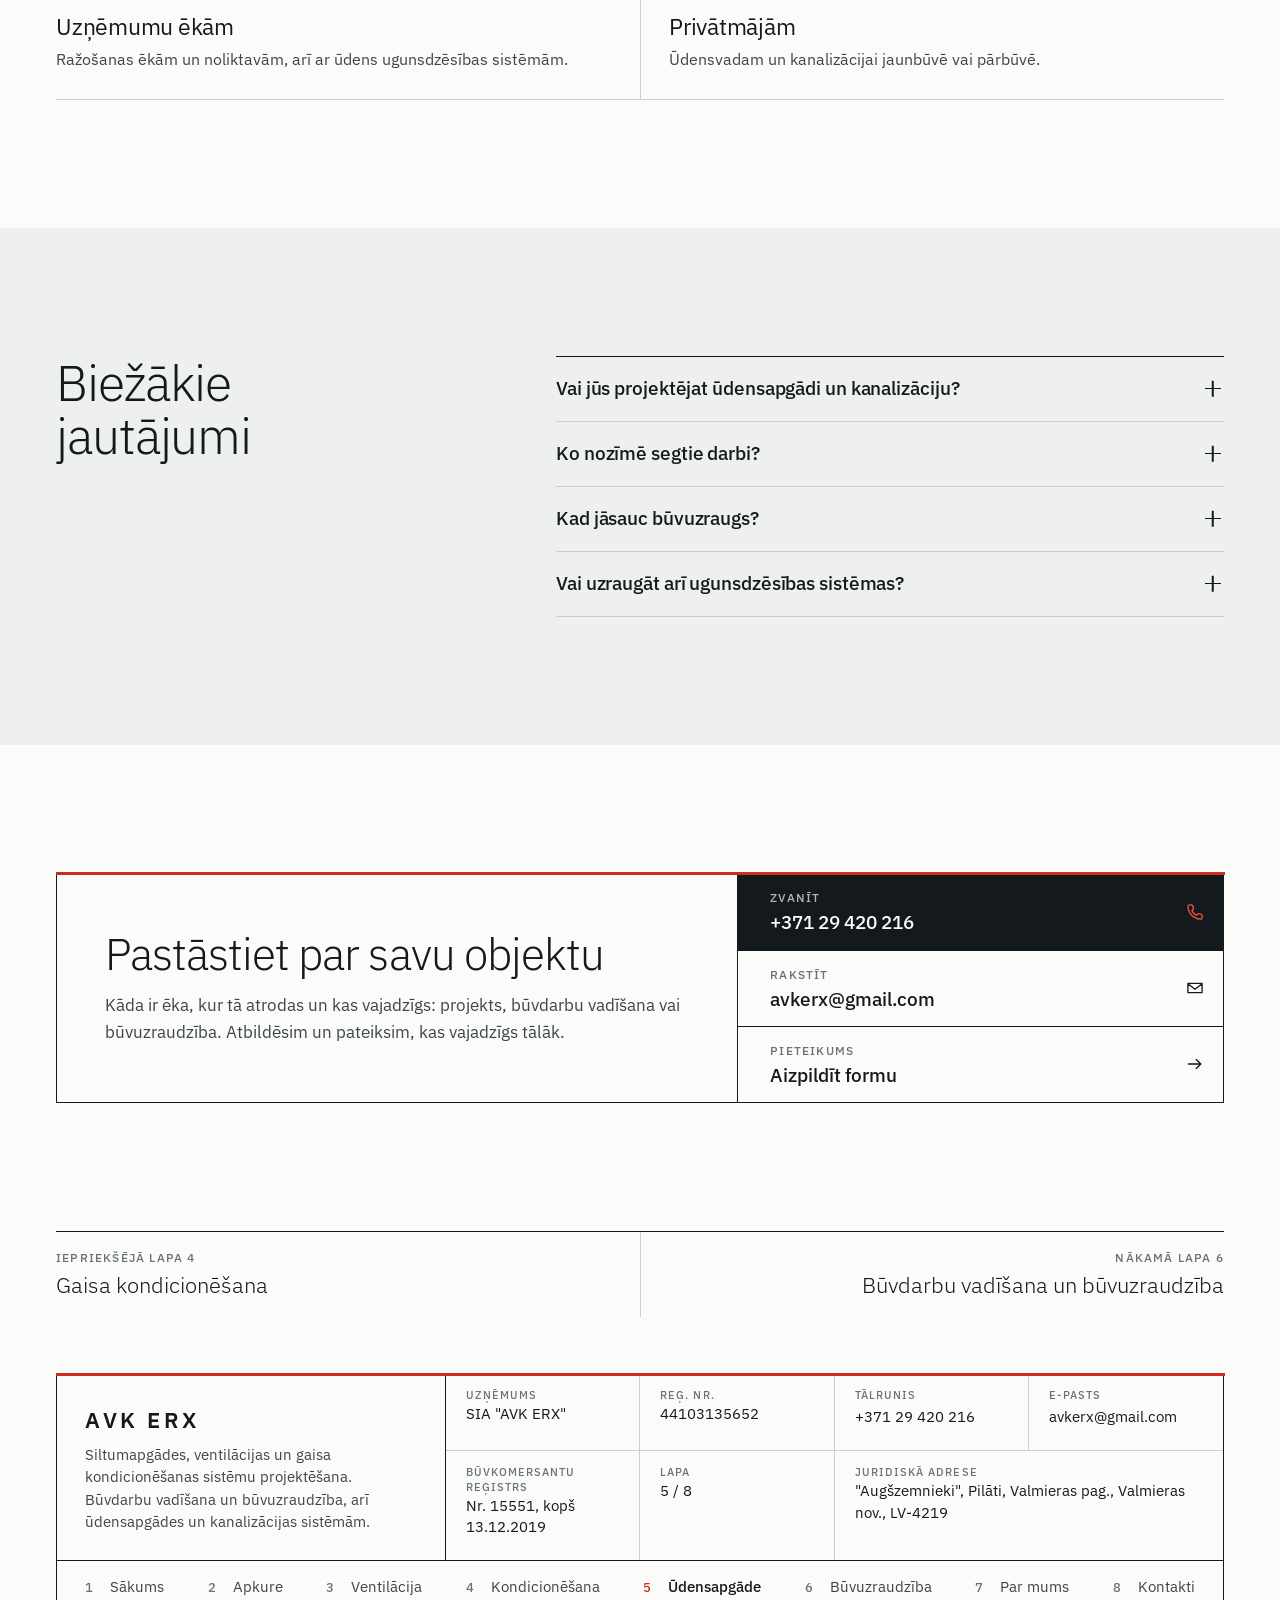
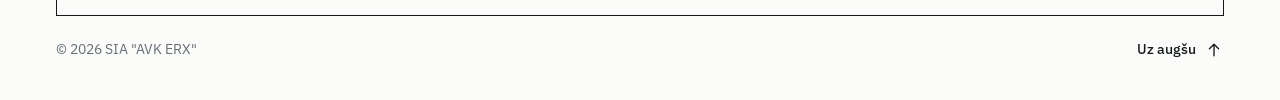
<file: udens.html>
<!doctype html>
<html lang="lv">
<head>
<meta charset="utf-8">
<meta name="viewport" content="width=device-width, initial-scale=1">
<title>Ūdensapgādes un kanalizācijas būvuzraudzība | AVK ERX</title>
<meta name="description" content="Būvdarbu vadīšana un būvuzraudzība ūdensvadam, kanalizācijai un ugunsdzēsības sistēmām: pārbaudes pirms aizklāšanas, spiediena pārbaudes, dokumenti. Valmieras novads.">
<meta name="robots" content="noindex">
<meta name="theme-color" content="#FBFBF9">
<meta property="og:type" content="website">
<meta property="og:locale" content="lv_LV">
<meta property="og:site_name" content="AVK ERX">
<meta property="og:title" content="Ūdensapgādes un kanalizācijas būvuzraudzība | AVK ERX">
<meta property="og:description" content="Būvdarbu vadīšana un būvuzraudzība ūdensvadam, kanalizācijai un ugunsdzēsības sistēmām: pārbaudes pirms aizklāšanas, spiediena pārbaudes, dokumenti. Valmieras novads.">
<link rel="icon" href="favicon.svg" type="image/svg+xml">
<link rel="icon" href="favicon-32.png" sizes="32x32" type="image/png">
<link rel="apple-touch-icon" href="apple-touch-icon.png">
<link rel="preload" href="fonts/plex-latin-wght-normal.woff2" as="font" type="font/woff2" crossorigin>
<link rel="preload" href="fonts/plex-latin-ext-wght-normal.woff2" as="font" type="font/woff2" crossorigin>
<link rel="stylesheet" href="styles.css">
<script type="application/ld+json">
{
 "@context": "https://schema.org",
 "@graph": [
  {
   "@type": "Service",
   "name": "Ūdensapgādes un kanalizācijas sistēmu (ieskaitot ugunsdzēsības sistēmas) būvdarbu vadīšana un būvuzraudzība",
   "serviceType": "Ūdensapgādes un kanalizācijas sistēmu būvuzraudzība",
   "description": "Ūdensvada, kanalizācijas un ugunsdzēsības sistēmu izbūves pārbaude objektā: materiāli, slīpumi, spiediena pārbaudes, izolācija, šķērsojumi un dokumenti nodošanai ekspluatācijā.",
   "provider": {
    "@type": "LocalBusiness",
    "name": "AVK ERX",
    "legalName": "SIA \"AVK ERX\"",
    "telephone": "+37129420216",
    "email": "avkerx@gmail.com",
    "address": {
     "@type": "PostalAddress",
     "streetAddress": "\"Augšzemnieki\", Pilāti",
     "addressLocality": "Valmieras pagasts",
     "addressRegion": "Valmieras novads",
     "postalCode": "LV-4219",
     "addressCountry": "LV"
    }
   }
  },
  {
   "@type": "BreadcrumbList",
   "itemListElement": [
    {
     "@type": "ListItem",
     "position": 1,
     "name": "Sākums",
     "item": "index.html"
    },
    {
     "@type": "ListItem",
     "position": 2,
     "name": "Ūdensapgāde un kanalizācija",
     "item": "udens.html"
    }
   ]
  }
 ]
}
</script>
</head>
<body>
<a class="skip" href="#saturs">Pāriet uz saturu</a>

<header class="hdr">
  <div class="wrap hdr__in">
    <a class="brand" href="index.html" aria-label="AVK ERX, sākumlapa">
      <span class="brand__mark">AVK ERX</span>
      <span class="brand__place">Valmieras novads</span>
    </a>
    <nav class="nav" aria-label="Galvenā izvēlne">
      <a href="apkure.html">Apkure</a>
      <a href="ventilacija.html">Ventilācija</a>
      <a href="kondicionesana.html">Kondicionēšana</a>
      <a href="udens.html" aria-current="page">Ūdensapgāde</a>
      <a href="buvuzraudziba.html">Būvuzraudzība</a>
      <a href="par-mums.html">Par mums</a>
      <a href="kontakti.html">Kontakti</a>
    </nav>
    <a class="hdr__tel" href="tel:+37129420216">
      <svg class="ico" viewBox="0 0 24 24" aria-hidden="true"><path d="M8.2 3.5H5.4A1.9 1.9 0 0 0 3.5 5.6c.5 8.1 6.8 14.4 14.9 14.9a1.9 1.9 0 0 0 2.1-1.9v-2.8a1 1 0 0 0-.8-1l-3.3-.8a1 1 0 0 0-1 .3l-1.6 1.7a12.4 12.4 0 0 1-5.6-5.6l1.7-1.6a1 1 0 0 0 .3-1l-.8-3.3a1 1 0 0 0-1-.8z"/></svg>
      <span>+371 29 420 216</span>
    </a>
    <div class="hdr__mobile">
      <a class="iconbtn" href="tel:+37129420216" aria-label="Zvanīt +371 29 420 216">
        <svg class="ico" viewBox="0 0 24 24" aria-hidden="true"><path d="M8.2 3.5H5.4A1.9 1.9 0 0 0 3.5 5.6c.5 8.1 6.8 14.4 14.9 14.9a1.9 1.9 0 0 0 2.1-1.9v-2.8a1 1 0 0 0-.8-1l-3.3-.8a1 1 0 0 0-1 .3l-1.6 1.7a12.4 12.4 0 0 1-5.6-5.6l1.7-1.6a1 1 0 0 0 .3-1l-.8-3.3a1 1 0 0 0-1-.8z"/></svg>
      </a>
      <button class="menubtn" type="button" aria-expanded="false" aria-controls="izvelne">
        <svg class="ico ico--open" viewBox="0 0 24 24" aria-hidden="true"><path d="M4 8.5h16M4 15.5h16"/></svg>
        <svg class="ico ico--close" viewBox="0 0 24 24" aria-hidden="true"><path d="M6 6l12 12M18 6L6 18"/></svg>
        <span class="menubtn__t">Izvēlne</span>
      </button>
    </div>
  </div>
  <div class="menu" id="izvelne" hidden>
    <nav class="wrap menu__in" aria-label="Izvēlne">
      <a href="index.html"><span class="menu__n">01</span>Sākums</a>
      <a href="apkure.html"><span class="menu__n">02</span>Apkure</a>
      <a href="ventilacija.html"><span class="menu__n">03</span>Ventilācija</a>
      <a href="kondicionesana.html"><span class="menu__n">04</span>Gaisa kondicionēšana</a>
      <a href="udens.html" aria-current="page"><span class="menu__n">05</span>Ūdensapgāde un kanalizācija</a>
      <a href="buvuzraudziba.html"><span class="menu__n">06</span>Būvdarbu vadīšana un būvuzraudzība</a>
      <a href="par-mums.html"><span class="menu__n">07</span>Par uzņēmumu</a>
      <a href="kontakti.html"><span class="menu__n">08</span>Kontakti</a>
      <div class="menu__contact">
        <a href="tel:+37129420216">+371 29 420 216</a>
        <a href="mailto:avkerx@gmail.com">avkerx@gmail.com</a>
      </div>
    </nav>
  </div>
</header>

<main id="saturs">

  <section class="hero hero--inner" id="sakums" aria-labelledby="virsraksts">
    <picture class="hero__photo">
      <img src="img/p-udens.webp" width="1800" height="1188" fetchpriority="high" style="--pos-m: 50% 62%"
           alt="Sarkani ugunsdzēsības ūdensvada cauruļvadi ar vārstiem gar ražošanas ēkas metāla sienu">
    </picture>
    <div class="wrap hero__dock">
      <div class="tb">
        <nav class="tb__crumbs" aria-label="Ceļš līdz lapai">
          <ol>
            <li><a href="index.html">Sākums</a></li>
            <li><span aria-current="page">Ūdensapgāde un kanalizācija</span></li>
          </ol>
        </nav>
        <h1 class="tb__title" id="virsraksts">Ūdensapgādes un kanalizācijas būvuzraudzība</h1>
        <p class="tb__lead">Būvdarbu vadīšana un būvuzraudzība ūdensvadam, kanalizācijai un ugunsdzēsības sistēmām.</p>
        <div class="tb__acts">
          <a class="tb__act tb__act--main" href="tel:+37129420216">
            <span class="tb__k">Zvanīt</span>
            <span class="tb__v">+371 29 420 216</span>
            <svg class="ico" viewBox="0 0 24 24" aria-hidden="true"><path d="M8.2 3.5H5.4A1.9 1.9 0 0 0 3.5 5.6c.5 8.1 6.8 14.4 14.9 14.9a1.9 1.9 0 0 0 2.1-1.9v-2.8a1 1 0 0 0-.8-1l-3.3-.8a1 1 0 0 0-1 .3l-1.6 1.7a12.4 12.4 0 0 1-5.6-5.6l1.7-1.6a1 1 0 0 0 .3-1l-.8-3.3a1 1 0 0 0-1-.8z"/></svg>
          </a>
          <a class="tb__act" href="mailto:avkerx@gmail.com">
            <span class="tb__k">Rakstīt</span>
            <span class="tb__v">avkerx@gmail.com</span>
            <svg class="ico" viewBox="0 0 24 24" aria-hidden="true"><path d="M3.5 6.5h17v11h-17z M3.5 7l8.5 6.5L20.5 7"/></svg>
          </a>
        </div>
        <dl class="tb__meta">
          <div><dt>Būvkomersants</dt><dd>Nr. 15551</dd></div>
          <div><dt>Sadaļa</dt><dd>Ūdensapgāde</dd></div>
          <div class="tb__sheet"><dt>Lapa</dt><dd>5 / 8</dd></div>
        </dl>
      </div>
    </div>
  </section>

  <section class="sec" id="darbs" aria-labelledby="h-darbs">
    <div class="wrap">
      <div class="shead">
        <h2 id="h-darbs">Kur ir mūsu darbs</h2>
        <p class="lead">Šīm sistēmām mūsu darbs ir objektā. Ūdensapgādes un kanalizācijas (ŪK) daļu projektē cits projektētājs, bet mēs pārbaudām, vai sistēmas izbūvē pēc šī projekta un normatīviem.</p>
      </div>
      <div class="spec">
        <div class="spec__row">
          <h3 class="spec__term">Ūdensvads</h3>
          <p>Aukstā un karstā ūdens cauruļvadi, cirkulācija, ievads ēkā un ūdens skaitītāju mezgli.</p>
        </div>
        <div class="spec__row">
          <h3 class="spec__term">Kanalizācija</h3>
          <p>Sadzīves kanalizācija ēkā līdz izlaidei, kanalizācijas ventilācija un lietus ūdens novadīšana, ja tā ir projektā.</p>
        </div>
        <div class="spec__row">
          <h3 class="spec__term">Ugunsdzēsības sistēmas</h3>
          <p>Iekšējais ugunsdzēsības ūdensvads ar ugunsdzēsības krāniem un automātiskās ūdens ugunsdzēsības sistēmas, ja tās ēkai paredzētas.</p>
        </div>
      </div>
    </div>
  </section>

  <section class="sec sec--dark" id="parbaudes" aria-labelledby="h-parb">
    <div class="wrap">
      <div class="shead">
        <h2 id="h-parb">Ko pārbaudām objektā</h2>
        <p class="lead">Ūdensvads un kanalizācija lielākoties paliek sienās, grīdā vai zemē. Tāpēc svarīgākais ir tos pārbaudīt, pirms tos aizklāj vai aizber.</p>
      </div>
      <ul class="checklist">
        <li>
          <svg class="tick" viewBox="0 0 24 24" aria-hidden="true"><path d="M4.5 12.5l4.8 4.8L19.5 7"/></svg>
          <div>
            <h3>Materiāli</h3>
            <p>Caurules, veidgabali un armatūra atbilst projektam. Nomaiņu saskaņo ar projektētāju.</p>
          </div>
        </li>
        <li>
          <svg class="tick" viewBox="0 0 24 24" aria-hidden="true"><path d="M4.5 12.5l4.8 4.8L19.5 7"/></svg>
          <div>
            <h3>Kanalizācijas slīpumi <span class="tag">pirms aizklāšanas</span></h3>
            <p>Kanalizācijas caurulēm ir projektā noteiktie slīpumi, tīrīšanas lūkas un kanalizācijas ventilācija.</p>
          </div>
        </li>
        <li>
          <svg class="tick" viewBox="0 0 24 24" aria-hidden="true"><path d="M4.5 12.5l4.8 4.8L19.5 7"/></svg>
          <div>
            <h3>Spiediena pārbaude <span class="tag">pirms aizklāšanas</span></h3>
            <p>Ūdensvadu pārbauda ar spiedienu, pirms to aizklāj sienās vai grīdā vai aizber tranšejā. Rezultātu ieraksta aktā.</p>
          </div>
        </li>
        <li>
          <svg class="tick" viewBox="0 0 24 24" aria-hidden="true"><path d="M4.5 12.5l4.8 4.8L19.5 7"/></svg>
          <div>
            <h3>Izolācija un šķērsojumi <span class="tag">pirms aizklāšanas</span></h3>
            <p>Caurules ir izolētas pret kondensātu un sasalšanu, un vietas, kur tās šķērso ugunsdrošības nodalījumu robežas, ir noblīvētas.</p>
          </div>
        </li>
        <li>
          <svg class="tick" viewBox="0 0 24 24" aria-hidden="true"><path d="M4.5 12.5l4.8 4.8L19.5 7"/></svg>
          <div>
            <h3>Ugunsdzēsības sistēmas</h3>
            <p>Ugunsdzēsības krānu, sprinkleru un vārstu novietojums atbilst projektam, un sistēmu pārbaudes ir dokumentētas.</p>
          </div>
        </li>
        <li>
          <svg class="tick" viewBox="0 0 24 24" aria-hidden="true"><path d="M4.5 12.5l4.8 4.8L19.5 7"/></svg>
          <div>
            <h3>Skalošana un dokumenti</h3>
            <p>Ūdensvads ir izskalots, un ir segto darbu akti, pārbaužu akti un izpildshēmas nodošanai ekspluatācijā.</p>
          </div>
        </li>
      </ul>

      <figure class="matrix">
        <figcaption class="matrix__cap">
          <span>Darbības sfēra Būvkomersantu reģistrā</span>
          <a class="matrix__link" href="https://bis.gov.lv/bisp/lv/construction_companies/15511" target="_blank" rel="noopener">Skatīt ierakstu bis.gov.lv
            <svg class="ico" viewBox="0 0 24 24" aria-hidden="true"><path d="M8 16 16.5 7.5M9.5 7.5h7v7"/></svg></a>
        </figcaption>
        <table>
          <thead>
            <tr>
              <th scope="col">Sistēmas</th>
              <th scope="col">Projektēšana</th>
              <th scope="col">Būvdarbu vadīšana</th>
              <th scope="col">Būvuzraudzība</th>
            </tr>
          </thead>
          <tbody>
            <tr>
              <th scope="row">Ūdensapgāde un kanalizācija, ieskaitot ugunsdzēsības sistēmas</th>
              <td data-k="Projektēšana"><span class="no" aria-hidden="true"></span><span class="vh">nē</span></td>
              <td data-k="Būvdarbu vadīšana"><svg class="tick" viewBox="0 0 24 24" role="img" aria-label="jā"><path d="M4.5 12.5l4.8 4.8L19.5 7"/></svg></td>
              <td data-k="Būvuzraudzība"><svg class="tick" viewBox="0 0 24 24" role="img" aria-label="jā"><path d="M4.5 12.5l4.8 4.8L19.5 7"/></svg></td>
            </tr>
          </tbody>
        </table>
      </figure>
    </div>
  </section>

  <section class="sec" id="ekas" aria-labelledby="h-ekas">
    <div class="wrap">
      <h2 id="h-ekas">Kādām ēkām</h2>
      <ul class="cells">
        <li>
          <h3>Daudzdzīvokļu mājām</h3>
          <p>Ūdensvada un kanalizācijas stāvvadu nomaiņa, piemēram, mājas atjaunošanas laikā.</p>
        </li>
        <li>
          <h3>Publiskām ēkām</h3>
          <p>Skolām, bērnudārziem un citām ēkām, kurās ir iekšējais ugunsdzēsības ūdensvads.</p>
        </li>
        <li>
          <h3>Uzņēmumu ēkām</h3>
          <p>Ražošanas ēkām un noliktavām, arī ar ūdens ugunsdzēsības sistēmām.</p>
        </li>
        <li>
          <h3>Privātmājām</h3>
          <p>Ūdensvadam un kanalizācijai jaunbūvē vai pārbūvē.</p>
        </li>
      </ul>
    </div>
  </section>

  <section class="sec sec--zinc" aria-labelledby="h-faq">
    <div class="wrap faqgrid">
      <h2 id="h-faq">Biežākie jautājumi</h2>
      <div class="faq">
        <details>
          <summary><span>Vai jūs projektējat ūdensapgādi un kanalizāciju?</span><span class="pm" aria-hidden="true"></span></summary>
          <div class="faq__a"><p>Nē. Būvkomersantu reģistrā mūsu darbības sfēra šīm sistēmām ir būvdarbu vadīšana un būvuzraudzība. Apkures, ventilācijas un kondicionēšanas daļu projektējam paši.</p></div>
        </details>
        <details>
          <summary><span>Ko nozīmē segtie darbi?</span><span class="pm" aria-hidden="true"></span></summary>
          <div class="faq__a"><p>Tie ir darbi, kurus pēc tam vairs nevar apskatīt: caurules sienās, grīdā vai zemē. Pirms tos aizklāj, tos pārbauda un paraksta segto darbu aktu.</p></div>
        </details>
        <details>
          <summary><span>Kad jāsauc būvuzraugs?</span><span class="pm" aria-hidden="true"></span></summary>
          <div class="faq__a"><p>Pirms darbu sākuma, lai vienotos par pārbaužu kārtību, un noteikti pirms caurules aizklāj. Vēlāk pārbaudīt to, kas jau paslēpts, var tikai, atverot konstrukcijas.</p></div>
        </details>
        <details>
          <summary><span>Vai uzraugāt arī ugunsdzēsības sistēmas?</span><span class="pm" aria-hidden="true"></span></summary>
          <div class="faq__a"><p>Jā. Reģistrā mūsu darbības sfēra ir ūdensapgādes un kanalizācijas sistēmas, ieskaitot ugunsdzēsības sistēmas.</p></div>
        </details>
      </div>
    </div>
  </section>

  <section class="sec" aria-labelledby="h-cta">
    <div class="wrap">
      <div class="cta">
        <div class="cta__text">
          <h2 id="h-cta">Pastāstiet par savu objektu</h2>
          <p class="lead">Kāda ir ēka, kur tā atrodas un kas vajadzīgs: projekts, būvdarbu vadīšana vai būvuzraudzība. Atbildēsim un pateiksim, kas vajadzīgs tālāk.</p>
        </div>
        <div class="cta__acts">
          <a class="cta__act cta__act--main" href="tel:+37129420216">
            <span class="tb__k">Zvanīt</span>
            <span class="cta__v">+371 29 420 216</span>
            <svg class="ico" viewBox="0 0 24 24" aria-hidden="true"><path d="M8.2 3.5H5.4A1.9 1.9 0 0 0 3.5 5.6c.5 8.1 6.8 14.4 14.9 14.9a1.9 1.9 0 0 0 2.1-1.9v-2.8a1 1 0 0 0-.8-1l-3.3-.8a1 1 0 0 0-1 .3l-1.6 1.7a12.4 12.4 0 0 1-5.6-5.6l1.7-1.6a1 1 0 0 0 .3-1l-.8-3.3a1 1 0 0 0-1-.8z"/></svg>
          </a>
          <a class="cta__act" href="mailto:avkerx@gmail.com">
            <span class="tb__k">Rakstīt</span>
            <span class="cta__v">avkerx@gmail.com</span>
            <svg class="ico" viewBox="0 0 24 24" aria-hidden="true"><path d="M3.5 6.5h17v11h-17z M3.5 7l8.5 6.5L20.5 7"/></svg>
          </a>
          <a class="cta__act" href="kontakti.html#forma">
            <span class="tb__k">Pieteikums</span>
            <span class="cta__v">Aizpildīt formu</span>
            <svg class="ico" viewBox="0 0 24 24" aria-hidden="true"><path d="M4 12h15M13.5 6.5 19 12l-5.5 5.5"/></svg>
          </a>
        </div>
      </div>
    </div>
  </section>

</main>

  <nav class="wrap" aria-label="Citas lapas"><div class="sheets">
    <a class="sheets__prev" href="kondicionesana.html"><span class="sheets__k">Iepriekšējā lapa 4</span><span class="sheets__t">Gaisa kondicionēšana</span></a>
    <a class="sheets__next" href="buvuzraudziba.html"><span class="sheets__k">Nākamā lapa 6</span><span class="sheets__t">Būvdarbu vadīšana un būvuzraudzība</span></a>
  </div></nav>

<footer class="foot">
  <div class="wrap">
    <div class="stamp">
      <div class="stamp__head">
        <span class="stamp__mark">AVK ERX</span>
        <span class="stamp__what">Siltumapgādes, ventilācijas un gaisa kondicionēšanas sistēmu projektēšana. Būvdarbu vadīšana un būvuzraudzība, arī ūdensapgādes un kanalizācijas sistēmām.</span>
      </div>
      <div class="stamp__body">
        <dl class="stamp__grid">
          <div><dt>Uzņēmums</dt><dd>SIA "AVK ERX"</dd></div>
          <div><dt>Reģ. Nr.</dt><dd>44103135652</dd></div>
          <div class="stamp__wide-s"><dt>Tālrunis</dt><dd><a href="tel:+37129420216">+371 29 420 216</a></dd></div>
          <div class="stamp__wide-s"><dt>E-pasts</dt><dd><a href="mailto:avkerx@gmail.com">avkerx@gmail.com</a></dd></div>
          <div><dt>Būvkomersantu reģistrs</dt><dd>Nr. 15551, kopš 13.12.2019</dd></div>
          <div><dt>Lapa</dt><dd>5 / 8</dd></div>
          <div class="stamp__addr"><dt>Juridiskā adrese</dt><dd>"Augšzemnieki", Pilāti, Valmieras pag., Valmieras nov., LV-4219</dd></div>
        </dl>
      </div>
      <nav class="stamp__list" aria-label="Lapu saraksts">
        <ol>
          <li><a href="index.html"><span>1</span>Sākums</a></li>
          <li><a href="apkure.html"><span>2</span>Apkure</a></li>
          <li><a href="ventilacija.html"><span>3</span>Ventilācija</a></li>
          <li><a href="kondicionesana.html"><span>4</span>Kondicionēšana</a></li>
          <li><a href="udens.html" aria-current="page"><span>5</span>Ūdensapgāde</a></li>
          <li><a href="buvuzraudziba.html"><span>6</span>Būvuzraudzība</a></li>
          <li><a href="par-mums.html"><span>7</span>Par mums</a></li>
          <li><a href="kontakti.html"><span>8</span>Kontakti</a></li>
        </ol>
      </nav>
    </div>
    <div class="foot__end">
      <span>© 2026 SIA "AVK ERX"</span>
      <a class="totop" href="#sakums">Uz augšu
        <svg class="ico" viewBox="0 0 24 24" aria-hidden="true"><path d="M12 19V5M6.5 10.5 12 5l5.5 5.5"/></svg></a>
    </div>
  </div>
</footer>

<script src="script.js" defer></script>
</body>
</html>
</file>
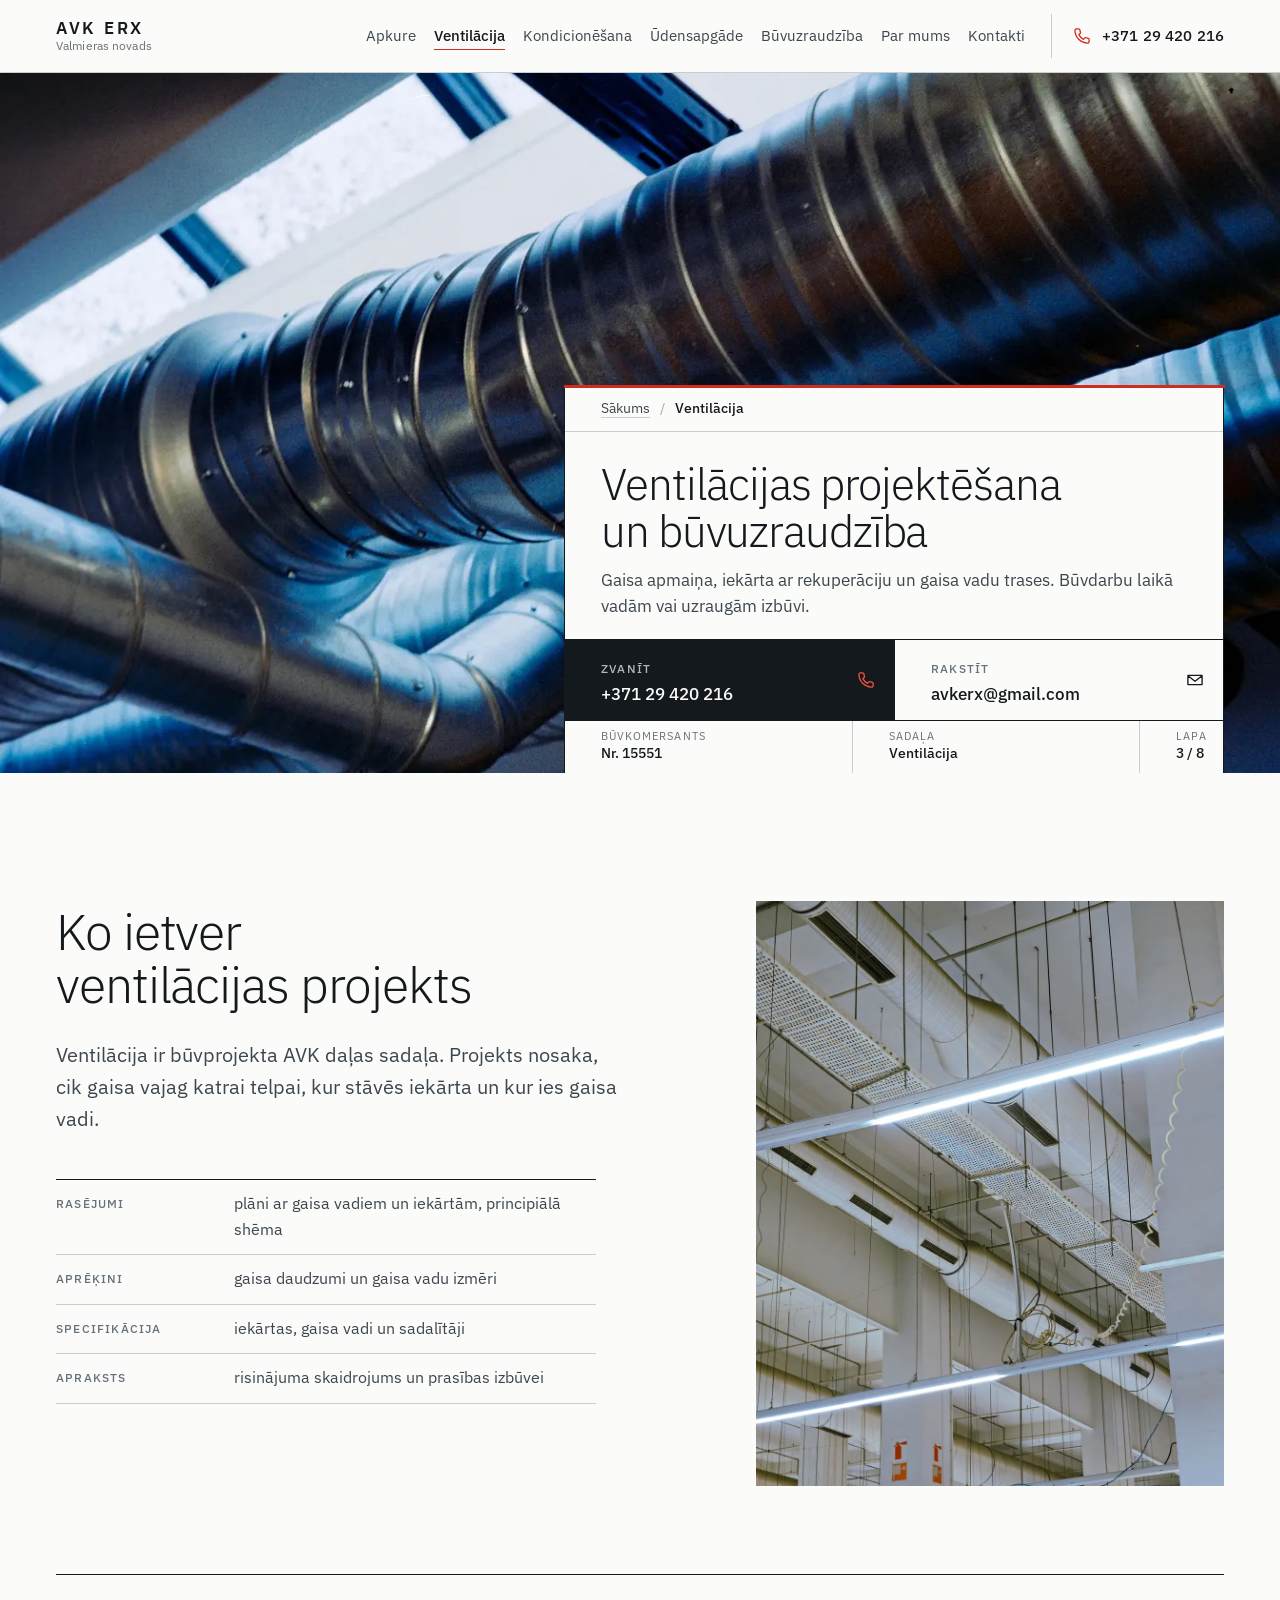
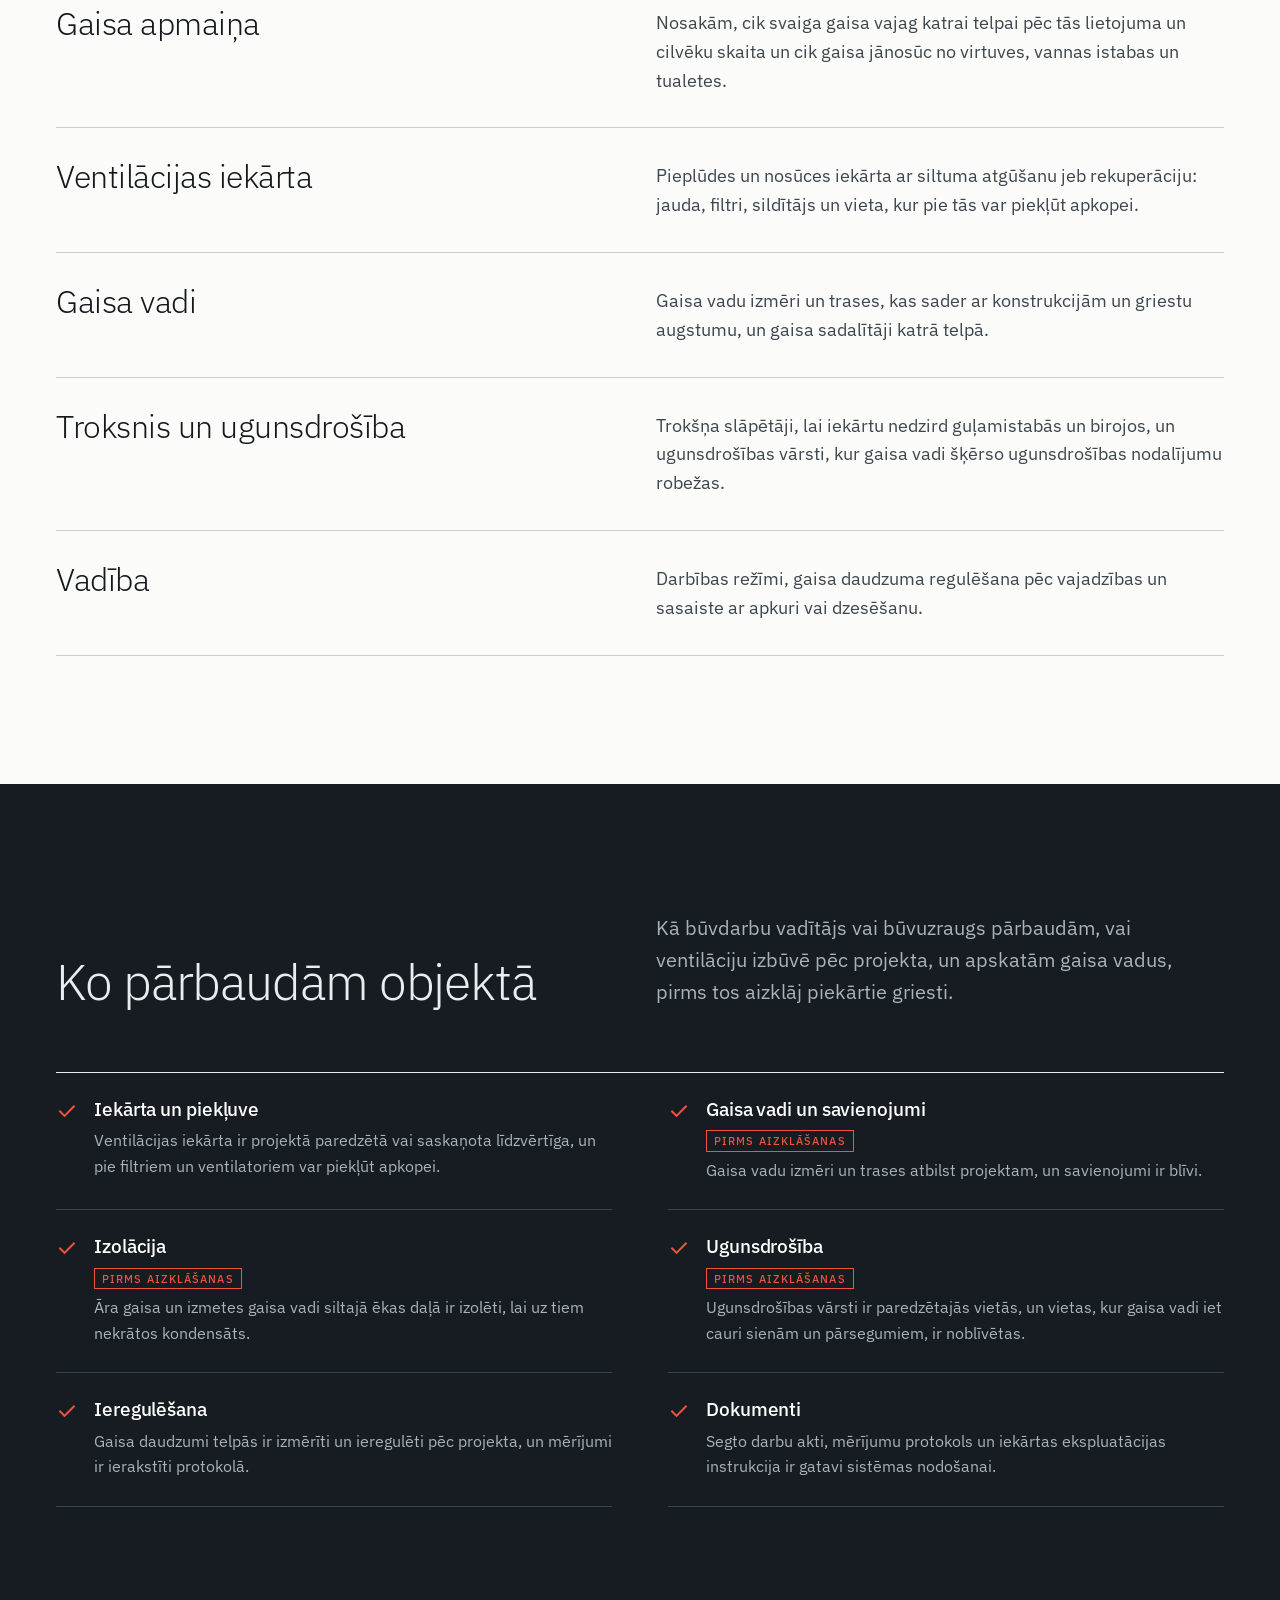
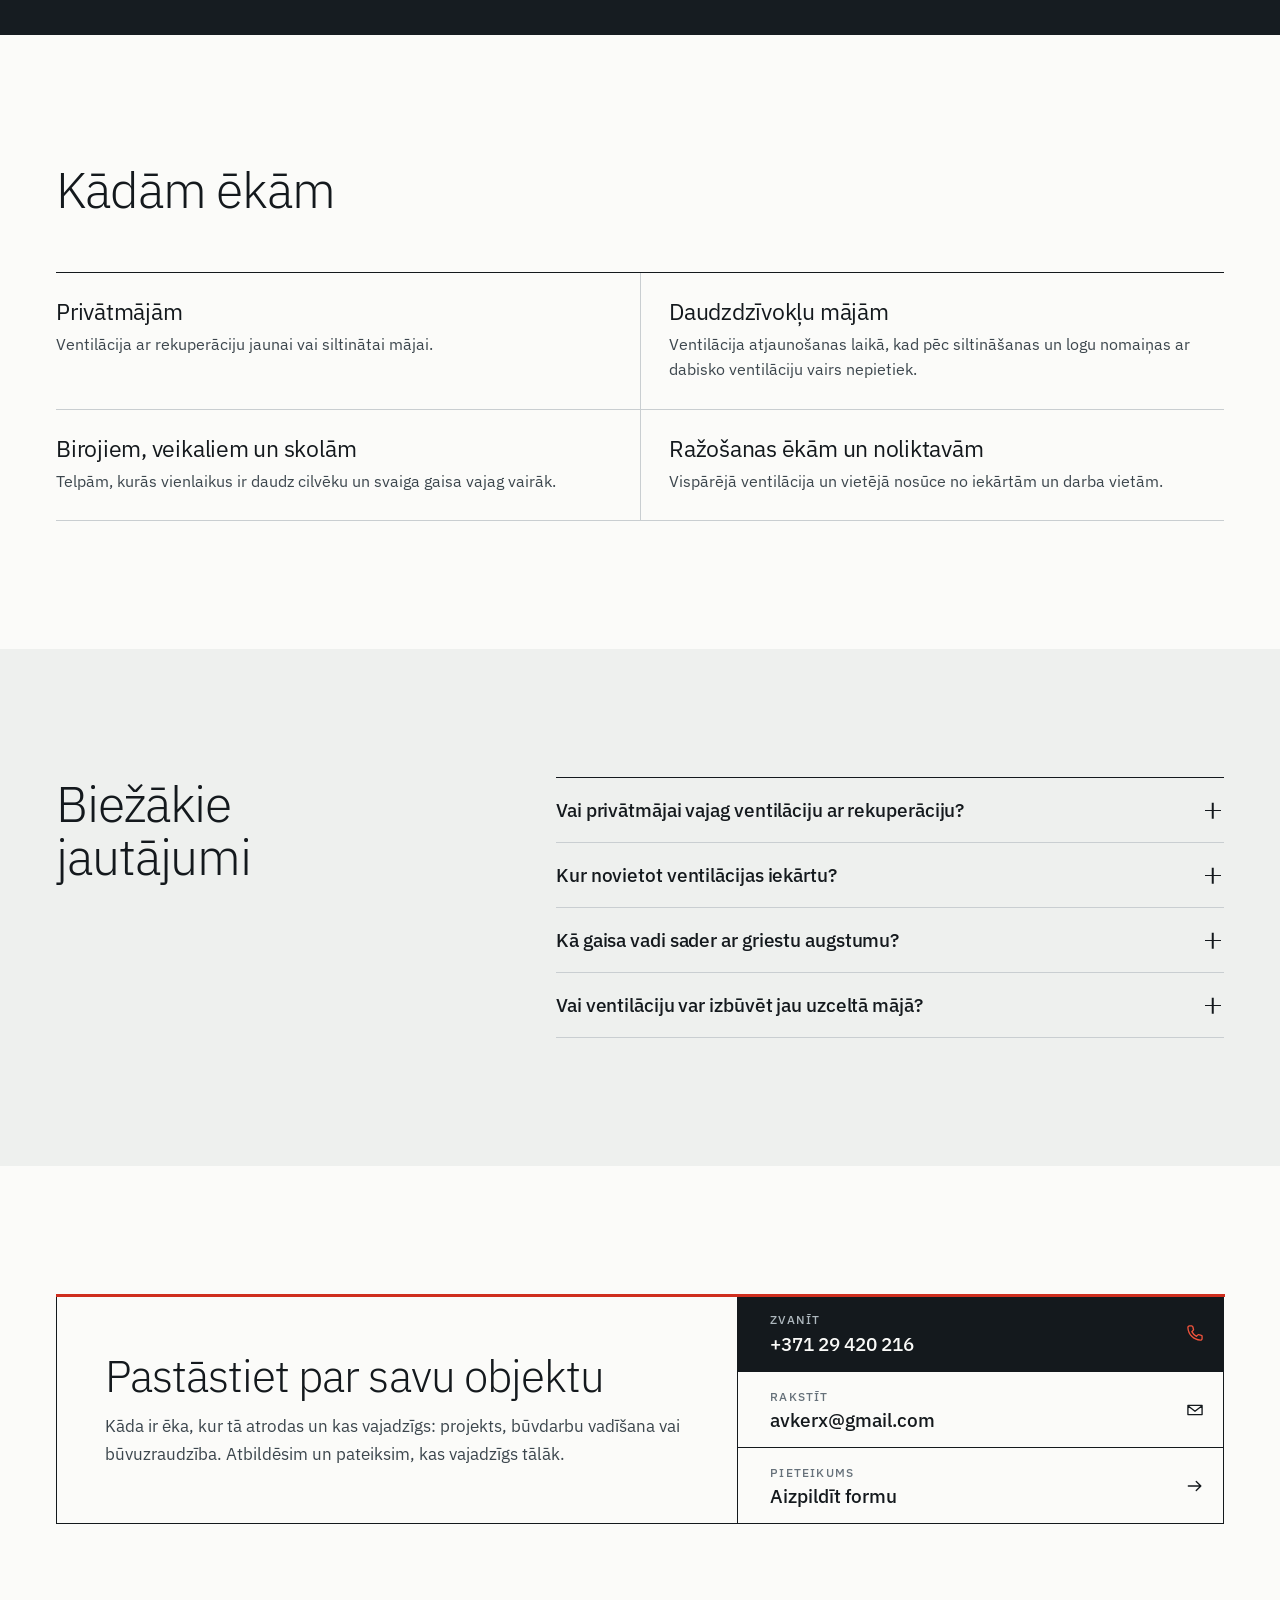
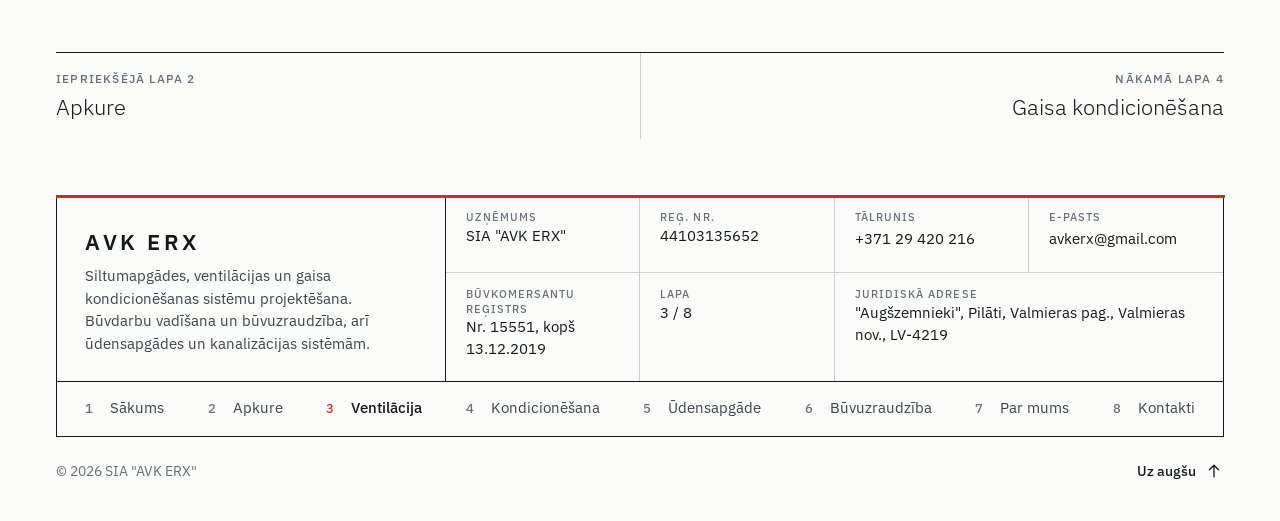
<file: ventilacija.html>
<!doctype html>
<html lang="lv">
<head>
<meta charset="utf-8">
<meta name="viewport" content="width=device-width, initial-scale=1">
<title>Ventilācijas projektēšana un būvuzraudzība | AVK ERX</title>
<meta name="description" content="Ventilācijas projekti ar siltuma atgūšanu: gaisa apmaiņas aprēķins, iekārtas izvēle, gaisa vadu trases. Būvdarbu vadīšana un būvuzraudzība. Valmieras novads.">
<meta name="robots" content="noindex">
<meta name="theme-color" content="#FBFBF9">
<meta property="og:type" content="website">
<meta property="og:locale" content="lv_LV">
<meta property="og:site_name" content="AVK ERX">
<meta property="og:title" content="Ventilācijas projektēšana un būvuzraudzība | AVK ERX">
<meta property="og:description" content="Ventilācijas projekti ar siltuma atgūšanu: gaisa apmaiņas aprēķins, iekārtas izvēle, gaisa vadu trases. Būvdarbu vadīšana un būvuzraudzība. Valmieras novads.">
<link rel="icon" href="favicon.svg" type="image/svg+xml">
<link rel="icon" href="favicon-32.png" sizes="32x32" type="image/png">
<link rel="apple-touch-icon" href="apple-touch-icon.png">
<link rel="preload" href="fonts/plex-latin-wght-normal.woff2" as="font" type="font/woff2" crossorigin>
<link rel="preload" href="fonts/plex-latin-ext-wght-normal.woff2" as="font" type="font/woff2" crossorigin>
<link rel="stylesheet" href="styles.css">
<script type="application/ld+json">
{
 "@context": "https://schema.org",
 "@graph": [
  {
   "@type": "Service",
   "name": "Ventilācijas sistēmu projektēšana, būvdarbu vadīšana un būvuzraudzība",
   "serviceType": "Ventilācijas sistēmu projektēšana",
   "description": "Gaisa apmaiņas aprēķins, ventilācijas iekārta ar siltuma atgūšanu, gaisa vadu trases, trokšņa slāpēšana, ugunsdrošības vārsti un vadība būvprojekta AVK daļā; ventilācijas izbūves būvdarbu vadīšana un būvuzraudzība.",
   "provider": {
    "@type": "LocalBusiness",
    "name": "AVK ERX",
    "legalName": "SIA \"AVK ERX\"",
    "telephone": "+37129420216",
    "email": "avkerx@gmail.com",
    "address": {
     "@type": "PostalAddress",
     "streetAddress": "\"Augšzemnieki\", Pilāti",
     "addressLocality": "Valmieras pagasts",
     "addressRegion": "Valmieras novads",
     "postalCode": "LV-4219",
     "addressCountry": "LV"
    }
   }
  },
  {
   "@type": "BreadcrumbList",
   "itemListElement": [
    {
     "@type": "ListItem",
     "position": 1,
     "name": "Sākums",
     "item": "index.html"
    },
    {
     "@type": "ListItem",
     "position": 2,
     "name": "Ventilācija",
     "item": "ventilacija.html"
    }
   ]
  }
 ]
}
</script>
</head>
<body>
<a class="skip" href="#saturs">Pāriet uz saturu</a>

<header class="hdr">
  <div class="wrap hdr__in">
    <a class="brand" href="index.html" aria-label="AVK ERX, sākumlapa">
      <span class="brand__mark">AVK ERX</span>
      <span class="brand__place">Valmieras novads</span>
    </a>
    <nav class="nav" aria-label="Galvenā izvēlne">
      <a href="apkure.html">Apkure</a>
      <a href="ventilacija.html" aria-current="page">Ventilācija</a>
      <a href="kondicionesana.html">Kondicionēšana</a>
      <a href="udens.html">Ūdensapgāde</a>
      <a href="buvuzraudziba.html">Būvuzraudzība</a>
      <a href="par-mums.html">Par mums</a>
      <a href="kontakti.html">Kontakti</a>
    </nav>
    <a class="hdr__tel" href="tel:+37129420216">
      <svg class="ico" viewBox="0 0 24 24" aria-hidden="true"><path d="M8.2 3.5H5.4A1.9 1.9 0 0 0 3.5 5.6c.5 8.1 6.8 14.4 14.9 14.9a1.9 1.9 0 0 0 2.1-1.9v-2.8a1 1 0 0 0-.8-1l-3.3-.8a1 1 0 0 0-1 .3l-1.6 1.7a12.4 12.4 0 0 1-5.6-5.6l1.7-1.6a1 1 0 0 0 .3-1l-.8-3.3a1 1 0 0 0-1-.8z"/></svg>
      <span>+371 29 420 216</span>
    </a>
    <div class="hdr__mobile">
      <a class="iconbtn" href="tel:+37129420216" aria-label="Zvanīt +371 29 420 216">
        <svg class="ico" viewBox="0 0 24 24" aria-hidden="true"><path d="M8.2 3.5H5.4A1.9 1.9 0 0 0 3.5 5.6c.5 8.1 6.8 14.4 14.9 14.9a1.9 1.9 0 0 0 2.1-1.9v-2.8a1 1 0 0 0-.8-1l-3.3-.8a1 1 0 0 0-1 .3l-1.6 1.7a12.4 12.4 0 0 1-5.6-5.6l1.7-1.6a1 1 0 0 0 .3-1l-.8-3.3a1 1 0 0 0-1-.8z"/></svg>
      </a>
      <button class="menubtn" type="button" aria-expanded="false" aria-controls="izvelne">
        <svg class="ico ico--open" viewBox="0 0 24 24" aria-hidden="true"><path d="M4 8.5h16M4 15.5h16"/></svg>
        <svg class="ico ico--close" viewBox="0 0 24 24" aria-hidden="true"><path d="M6 6l12 12M18 6L6 18"/></svg>
        <span class="menubtn__t">Izvēlne</span>
      </button>
    </div>
  </div>
  <div class="menu" id="izvelne" hidden>
    <nav class="wrap menu__in" aria-label="Izvēlne">
      <a href="index.html"><span class="menu__n">01</span>Sākums</a>
      <a href="apkure.html"><span class="menu__n">02</span>Apkure</a>
      <a href="ventilacija.html" aria-current="page"><span class="menu__n">03</span>Ventilācija</a>
      <a href="kondicionesana.html"><span class="menu__n">04</span>Gaisa kondicionēšana</a>
      <a href="udens.html"><span class="menu__n">05</span>Ūdensapgāde un kanalizācija</a>
      <a href="buvuzraudziba.html"><span class="menu__n">06</span>Būvdarbu vadīšana un būvuzraudzība</a>
      <a href="par-mums.html"><span class="menu__n">07</span>Par uzņēmumu</a>
      <a href="kontakti.html"><span class="menu__n">08</span>Kontakti</a>
      <div class="menu__contact">
        <a href="tel:+37129420216">+371 29 420 216</a>
        <a href="mailto:avkerx@gmail.com">avkerx@gmail.com</a>
      </div>
    </nav>
  </div>
</header>

<main id="saturs">

  <section class="hero hero--inner" id="sakums" aria-labelledby="virsraksts">
    <picture class="hero__photo">
      <img src="img/vent.webp" width="1500" height="1000" fetchpriority="high" style="--pos-m: 50% 50%"
           alt="Spirālveida cinkota skārda gaisa vadi zem griestiem ar jumta logiem">
    </picture>
    <div class="wrap hero__dock">
      <div class="tb">
        <nav class="tb__crumbs" aria-label="Ceļš līdz lapai">
          <ol>
            <li><a href="index.html">Sākums</a></li>
            <li><span aria-current="page">Ventilācija</span></li>
          </ol>
        </nav>
        <h1 class="tb__title" id="virsraksts">Ventilācijas projektēšana un būvuzraudzība</h1>
        <p class="tb__lead">Gaisa apmaiņa, iekārta ar rekuperāciju un gaisa vadu trases. Būvdarbu laikā vadām vai uzraugām izbūvi.</p>
        <div class="tb__acts">
          <a class="tb__act tb__act--main" href="tel:+37129420216">
            <span class="tb__k">Zvanīt</span>
            <span class="tb__v">+371 29 420 216</span>
            <svg class="ico" viewBox="0 0 24 24" aria-hidden="true"><path d="M8.2 3.5H5.4A1.9 1.9 0 0 0 3.5 5.6c.5 8.1 6.8 14.4 14.9 14.9a1.9 1.9 0 0 0 2.1-1.9v-2.8a1 1 0 0 0-.8-1l-3.3-.8a1 1 0 0 0-1 .3l-1.6 1.7a12.4 12.4 0 0 1-5.6-5.6l1.7-1.6a1 1 0 0 0 .3-1l-.8-3.3a1 1 0 0 0-1-.8z"/></svg>
          </a>
          <a class="tb__act" href="mailto:avkerx@gmail.com">
            <span class="tb__k">Rakstīt</span>
            <span class="tb__v">avkerx@gmail.com</span>
            <svg class="ico" viewBox="0 0 24 24" aria-hidden="true"><path d="M3.5 6.5h17v11h-17z M3.5 7l8.5 6.5L20.5 7"/></svg>
          </a>
        </div>
        <dl class="tb__meta">
          <div><dt>Būvkomersants</dt><dd>Nr. 15551</dd></div>
          <div><dt>Sadaļa</dt><dd>Ventilācija</dd></div>
          <div class="tb__sheet"><dt>Lapa</dt><dd>3 / 8</dd></div>
        </dl>
      </div>
    </div>
  </section>

  <section class="sec" id="projekts" aria-labelledby="h-proj">
    <div class="wrap">
      <div class="duo duo--who">
        <div class="duo__text">
          <h2 id="h-proj">Ko ietver ventilācijas projekts</h2>
          <p class="lead">Ventilācija ir būvprojekta AVK daļas sadaļa. Projekts nosaka, cik gaisa vajag katrai telpai, kur stāvēs iekārta un kur ies gaisa vadi.</p>
          <dl class="parts">
            <div><dt>Rasējumi</dt><dd>plāni ar gaisa vadiem un iekārtām, principiālā shēma</dd></div>
            <div><dt>Aprēķini</dt><dd>gaisa daudzumi un gaisa vadu izmēri</dd></div>
            <div><dt>Specifikācija</dt><dd>iekārtas, gaisa vadi un sadalītāji</dd></div>
            <div><dt>Apraksts</dt><dd>risinājuma skaidrojums un prasības izbūvei</dd></div>
          </dl>
        </div>
        <figure class="duo__media duo__media--tall">
          <img src="img/vent-tall.webp" width="1000" height="1227" loading="lazy" decoding="async"
               alt="Balti griesti lielā telpā ar apaļiem gaisa vadiem, kabeļu trasēm un gaismas līnijām">
        </figure>
      </div>
      <div class="spec">
        <div class="spec__row">
          <h3 class="spec__term">Gaisa apmaiņa</h3>
          <p>Nosakām, cik svaiga gaisa vajag katrai telpai pēc tās lietojuma un cilvēku skaita un cik gaisa jānosūc no virtuves, vannas istabas un tualetes.</p>
        </div>
        <div class="spec__row">
          <h3 class="spec__term">Ventilācijas iekārta</h3>
          <p>Pieplūdes un nosūces iekārta ar siltuma atgūšanu jeb rekuperāciju: jauda, filtri, sildītājs un vieta, kur pie tās var piekļūt apkopei.</p>
        </div>
        <div class="spec__row">
          <h3 class="spec__term">Gaisa vadi</h3>
          <p>Gaisa vadu izmēri un trases, kas sader ar konstrukcijām un griestu augstumu, un gaisa sadalītāji katrā telpā.</p>
        </div>
        <div class="spec__row">
          <h3 class="spec__term">Troksnis un ugunsdrošība</h3>
          <p>Trokšņa slāpētāji, lai iekārtu nedzird guļamistabās un birojos, un ugunsdrošības vārsti, kur gaisa vadi šķērso ugunsdrošības nodalījumu robežas.</p>
        </div>
        <div class="spec__row">
          <h3 class="spec__term">Vadība</h3>
          <p>Darbības režīmi, gaisa daudzuma regulēšana pēc vajadzības un sasaiste ar apkuri vai dzesēšanu.</p>
        </div>
      </div>
    </div>
  </section>

  <section class="sec sec--dark" id="parbaudes" aria-labelledby="h-parb">
    <div class="wrap">
      <div class="shead">
        <h2 id="h-parb">Ko pārbaudām objektā</h2>
        <p class="lead">Kā būvdarbu vadītājs vai būvuzraugs pārbaudām, vai ventilāciju izbūvē pēc projekta, un apskatām gaisa vadus, pirms tos aizklāj piekārtie griesti.</p>
      </div>
      <ul class="checklist">
        <li>
          <svg class="tick" viewBox="0 0 24 24" aria-hidden="true"><path d="M4.5 12.5l4.8 4.8L19.5 7"/></svg>
          <div>
            <h3>Iekārta un piekļuve</h3>
            <p>Ventilācijas iekārta ir projektā paredzētā vai saskaņota līdzvērtīga, un pie filtriem un ventilatoriem var piekļūt apkopei.</p>
          </div>
        </li>
        <li>
          <svg class="tick" viewBox="0 0 24 24" aria-hidden="true"><path d="M4.5 12.5l4.8 4.8L19.5 7"/></svg>
          <div>
            <h3>Gaisa vadi un savienojumi <span class="tag">pirms aizklāšanas</span></h3>
            <p>Gaisa vadu izmēri un trases atbilst projektam, un savienojumi ir blīvi.</p>
          </div>
        </li>
        <li>
          <svg class="tick" viewBox="0 0 24 24" aria-hidden="true"><path d="M4.5 12.5l4.8 4.8L19.5 7"/></svg>
          <div>
            <h3>Izolācija <span class="tag">pirms aizklāšanas</span></h3>
            <p>Āra gaisa un izmetes gaisa vadi siltajā ēkas daļā ir izolēti, lai uz tiem nekrātos kondensāts.</p>
          </div>
        </li>
        <li>
          <svg class="tick" viewBox="0 0 24 24" aria-hidden="true"><path d="M4.5 12.5l4.8 4.8L19.5 7"/></svg>
          <div>
            <h3>Ugunsdrošība <span class="tag">pirms aizklāšanas</span></h3>
            <p>Ugunsdrošības vārsti ir paredzētajās vietās, un vietas, kur gaisa vadi iet cauri sienām un pārsegumiem, ir noblīvētas.</p>
          </div>
        </li>
        <li>
          <svg class="tick" viewBox="0 0 24 24" aria-hidden="true"><path d="M4.5 12.5l4.8 4.8L19.5 7"/></svg>
          <div>
            <h3>Ieregulēšana</h3>
            <p>Gaisa daudzumi telpās ir izmērīti un ieregulēti pēc projekta, un mērījumi ir ierakstīti protokolā.</p>
          </div>
        </li>
        <li>
          <svg class="tick" viewBox="0 0 24 24" aria-hidden="true"><path d="M4.5 12.5l4.8 4.8L19.5 7"/></svg>
          <div>
            <h3>Dokumenti</h3>
            <p>Segto darbu akti, mērījumu protokols un iekārtas ekspluatācijas instrukcija ir gatavi sistēmas nodošanai.</p>
          </div>
        </li>
      </ul>

    </div>
  </section>

  <section class="sec" id="ekas" aria-labelledby="h-ekas">
    <div class="wrap">
      <h2 id="h-ekas">Kādām ēkām</h2>
      <ul class="cells">
        <li>
          <h3>Privātmājām</h3>
          <p>Ventilācija ar rekuperāciju jaunai vai siltinātai mājai.</p>
        </li>
        <li>
          <h3>Daudzdzīvokļu mājām</h3>
          <p>Ventilācija atjaunošanas laikā, kad pēc siltināšanas un logu nomaiņas ar dabisko ventilāciju vairs nepietiek.</p>
        </li>
        <li>
          <h3>Birojiem, veikaliem un skolām</h3>
          <p>Telpām, kurās vienlaikus ir daudz cilvēku un svaiga gaisa vajag vairāk.</p>
        </li>
        <li>
          <h3>Ražošanas ēkām un noliktavām</h3>
          <p>Vispārējā ventilācija un vietējā nosūce no iekārtām un darba vietām.</p>
        </li>
      </ul>
    </div>
  </section>

  <section class="sec sec--zinc" aria-labelledby="h-faq">
    <div class="wrap faqgrid">
      <h2 id="h-faq">Biežākie jautājumi</h2>
      <div class="faq">
        <details>
          <summary><span>Vai privātmājai vajag ventilāciju ar rekuperāciju?</span><span class="pm" aria-hidden="true"></span></summary>
          <div class="faq__a"><p>Labi siltinātā mājā ar blīviem logiem dabiskā ventilācija bieži nenodrošina pietiekamu gaisa apmaiņu. Iekārta ar siltuma atgūšanu pievada svaigu gaisu un atgūst daļu siltuma no nosūcamā gaisa. Vai tā vajadzīga jūsu mājai, pateiksim pēc plāniem.</p></div>
        </details>
        <details>
          <summary><span>Kur novietot ventilācijas iekārtu?</span><span class="pm" aria-hidden="true"></span></summary>
          <div class="faq__a"><p>Parasti tehniskajā telpā, bēniņos vai virs piekārtajiem griestiem, kur var piekļūt filtru maiņai. Vietu izvēlamies tā, lai gaisa vadi būtu īsi un iekārtu nedzirdētu guļamistabās.</p></div>
        </details>
        <details>
          <summary><span>Kā gaisa vadi sader ar griestu augstumu?</span><span class="pm" aria-hidden="true"></span></summary>
          <div class="faq__a"><p>Gaisa vadu trases projektējam kopā ar arhitektūras daļu: kur tie ies, kur vajag piekārtos griestus un kur pietiek ar gaisa vadu gar sienu. To labāk izlemt projektā, nevis būvlaukumā.</p></div>
        </details>
        <details>
          <summary><span>Vai ventilāciju var izbūvēt jau uzceltā mājā?</span><span class="pm" aria-hidden="true"></span></summary>
          <div class="faq__a"><p>Jā, bet gaisa vadiem jāatrod vieta esošajās konstrukcijās. Tāpēc pārbūves projektam vispirms apskatām plānus un, ja vajag, arī pašu māju.</p></div>
        </details>
      </div>
    </div>
  </section>

  <section class="sec" aria-labelledby="h-cta">
    <div class="wrap">
      <div class="cta">
        <div class="cta__text">
          <h2 id="h-cta">Pastāstiet par savu objektu</h2>
          <p class="lead">Kāda ir ēka, kur tā atrodas un kas vajadzīgs: projekts, būvdarbu vadīšana vai būvuzraudzība. Atbildēsim un pateiksim, kas vajadzīgs tālāk.</p>
        </div>
        <div class="cta__acts">
          <a class="cta__act cta__act--main" href="tel:+37129420216">
            <span class="tb__k">Zvanīt</span>
            <span class="cta__v">+371 29 420 216</span>
            <svg class="ico" viewBox="0 0 24 24" aria-hidden="true"><path d="M8.2 3.5H5.4A1.9 1.9 0 0 0 3.5 5.6c.5 8.1 6.8 14.4 14.9 14.9a1.9 1.9 0 0 0 2.1-1.9v-2.8a1 1 0 0 0-.8-1l-3.3-.8a1 1 0 0 0-1 .3l-1.6 1.7a12.4 12.4 0 0 1-5.6-5.6l1.7-1.6a1 1 0 0 0 .3-1l-.8-3.3a1 1 0 0 0-1-.8z"/></svg>
          </a>
          <a class="cta__act" href="mailto:avkerx@gmail.com">
            <span class="tb__k">Rakstīt</span>
            <span class="cta__v">avkerx@gmail.com</span>
            <svg class="ico" viewBox="0 0 24 24" aria-hidden="true"><path d="M3.5 6.5h17v11h-17z M3.5 7l8.5 6.5L20.5 7"/></svg>
          </a>
          <a class="cta__act" href="kontakti.html#forma">
            <span class="tb__k">Pieteikums</span>
            <span class="cta__v">Aizpildīt formu</span>
            <svg class="ico" viewBox="0 0 24 24" aria-hidden="true"><path d="M4 12h15M13.5 6.5 19 12l-5.5 5.5"/></svg>
          </a>
        </div>
      </div>
    </div>
  </section>

</main>

  <nav class="wrap" aria-label="Citas lapas"><div class="sheets">
    <a class="sheets__prev" href="apkure.html"><span class="sheets__k">Iepriekšējā lapa 2</span><span class="sheets__t">Apkure</span></a>
    <a class="sheets__next" href="kondicionesana.html"><span class="sheets__k">Nākamā lapa 4</span><span class="sheets__t">Gaisa kondicionēšana</span></a>
  </div></nav>

<footer class="foot">
  <div class="wrap">
    <div class="stamp">
      <div class="stamp__head">
        <span class="stamp__mark">AVK ERX</span>
        <span class="stamp__what">Siltumapgādes, ventilācijas un gaisa kondicionēšanas sistēmu projektēšana. Būvdarbu vadīšana un būvuzraudzība, arī ūdensapgādes un kanalizācijas sistēmām.</span>
      </div>
      <div class="stamp__body">
        <dl class="stamp__grid">
          <div><dt>Uzņēmums</dt><dd>SIA "AVK ERX"</dd></div>
          <div><dt>Reģ. Nr.</dt><dd>44103135652</dd></div>
          <div class="stamp__wide-s"><dt>Tālrunis</dt><dd><a href="tel:+37129420216">+371 29 420 216</a></dd></div>
          <div class="stamp__wide-s"><dt>E-pasts</dt><dd><a href="mailto:avkerx@gmail.com">avkerx@gmail.com</a></dd></div>
          <div><dt>Būvkomersantu reģistrs</dt><dd>Nr. 15551, kopš 13.12.2019</dd></div>
          <div><dt>Lapa</dt><dd>3 / 8</dd></div>
          <div class="stamp__addr"><dt>Juridiskā adrese</dt><dd>"Augšzemnieki", Pilāti, Valmieras pag., Valmieras nov., LV-4219</dd></div>
        </dl>
      </div>
      <nav class="stamp__list" aria-label="Lapu saraksts">
        <ol>
          <li><a href="index.html"><span>1</span>Sākums</a></li>
          <li><a href="apkure.html"><span>2</span>Apkure</a></li>
          <li><a href="ventilacija.html" aria-current="page"><span>3</span>Ventilācija</a></li>
          <li><a href="kondicionesana.html"><span>4</span>Kondicionēšana</a></li>
          <li><a href="udens.html"><span>5</span>Ūdensapgāde</a></li>
          <li><a href="buvuzraudziba.html"><span>6</span>Būvuzraudzība</a></li>
          <li><a href="par-mums.html"><span>7</span>Par mums</a></li>
          <li><a href="kontakti.html"><span>8</span>Kontakti</a></li>
        </ol>
      </nav>
    </div>
    <div class="foot__end">
      <span>© 2026 SIA "AVK ERX"</span>
      <a class="totop" href="#sakums">Uz augšu
        <svg class="ico" viewBox="0 0 24 24" aria-hidden="true"><path d="M12 19V5M6.5 10.5 12 5l5.5 5.5"/></svg></a>
    </div>
  </div>
</footer>

<script src="script.js" defer></script>
</body>
</html>
</file>
<file: styles.css>
/* AVK ERX. Art direction: the engineering drawing sheet. Ink hairlines on white paper,
   one title block, one checker's red. Photos are views placed on the sheet. */

@font-face {
  font-family: "Plex";
  font-style: normal;
  font-display: swap;
  font-weight: 100 700;
  src: url(fonts/plex-latin-ext-wght-normal.woff2) format("woff2");
  unicode-range: U+0100-02BA, U+02BD-02C5, U+02C7-02CC, U+02CE-02D7, U+02DD-02FF, U+0304, U+0308, U+0329, U+1D00-1DBF, U+1E00-1E9F, U+1EF2-1EFF, U+2020, U+20A0-20AB, U+20AD-20C0, U+2113, U+2C60-2C7F, U+A720-A7FF;
}
@font-face {
  font-family: "Plex";
  font-style: normal;
  font-display: swap;
  font-weight: 100 700;
  src: url(fonts/plex-latin-wght-normal.woff2) format("woff2");
  unicode-range: U+0000-00FF, U+0131, U+0152-0153, U+02BB-02BC, U+02C6, U+02DA, U+02DC, U+0304, U+0308, U+0329, U+2000-206F, U+20AC, U+2122, U+2191, U+2193, U+2212, U+2215, U+FEFF, U+FFFD;
}

:root {
  --paper: #FBFBF9;
  --zinc: #EEF0EE;
  --ink: #14191D;
  --ink-2: #3C464D;
  --steel: #66717A;
  --line: #C9CED1;
  --line-soft: #DEE2E3;
  --graphite: #161C21;
  --graphite-2: #222B31;
  --on-dark: #E9EDEF;
  --on-dark-2: #A9B3B9;
  --line-dark: #39444B;
  --red: #CF2E1E;
  --red-dark: #F0533C;
  --font: "Plex", system-ui, -apple-system, "Segoe UI", Roboto, Arial, sans-serif;
  --wrap: 1320px;
  --gut: 20px;
  --hdr: 56px;
  --sec: 76px;
  color-scheme: light;
}
@media (min-width: 640px) { :root { --gut: 32px; --sec: 96px; } }
@media (min-width: 1000px) { :root { --gut: 56px; --hdr: 72px; --sec: 128px; } }

*, *::before, *::after { box-sizing: border-box; }
html { -webkit-text-size-adjust: 100%; scroll-padding-top: calc(var(--hdr) + 8px); }
@media (prefers-reduced-motion: no-preference) { html { scroll-behavior: smooth; } }
body {
  margin: 0;
  background: var(--paper);
  color: var(--ink);
  font-family: var(--font);
  font-size: 17px;
  line-height: 1.6;
  font-weight: 400;
  -webkit-font-smoothing: antialiased;
  text-rendering: optimizeLegibility;
  overflow-x: clip;
}
@media (min-width: 1000px) { body { font-size: 18px; } }
img { display: block; max-width: 100%; height: auto; }
figure { margin: 0; }
h1, h2, h3, p, ul, ol, dl, dd { margin: 0; }
ul, ol { padding: 0; list-style: none; }
a { color: inherit; }
button, input, select, textarea { font: inherit; color: inherit; }
:focus-visible { outline: 2px solid var(--red); outline-offset: 3px; }
.sec--dark :focus-visible { outline-color: var(--red-dark); }
.vh { position: absolute !important; width: 1px; height: 1px; overflow: hidden; clip: rect(0 0 0 0); clip-path: inset(50%); white-space: nowrap; }
.skip { position: absolute; left: 12px; top: -60px; z-index: 100; background: var(--ink); color: var(--paper); padding: 12px 16px; text-decoration: none; }
.skip:focus { top: 12px; }

.wrap { width: 100%; max-width: calc(var(--wrap) + 2 * var(--gut)); margin: 0 auto; padding: 0 var(--gut); }
.ico { width: 20px; height: 20px; flex: none; fill: none; stroke: currentColor; stroke-width: 1.6; stroke-linecap: round; stroke-linejoin: round; }
.tick { width: 22px; height: 22px; flex: none; fill: none; stroke: var(--red); stroke-width: 2.2; stroke-linecap: square; stroke-linejoin: miter; }
.sec--dark .tick { stroke: var(--red-dark); }

/* ---------- type ---------- */
h2 {
  font-size: clamp(32px, 7.4vw, 50px);
  line-height: 1.06;
  font-weight: 300;
  letter-spacing: -0.022em;
  text-wrap: balance;
}
h3 { font-weight: 500; letter-spacing: -0.005em; }
.lead { color: var(--ink-2); font-size: 18px; line-height: 1.6; margin-top: 22px; max-width: 36em; }
@media (min-width: 1000px) { .lead { font-size: 20px; margin-top: 28px; } }

/* ---------- header ---------- */
.hdr {
  position: sticky; top: 0; z-index: 50;
  background: var(--paper);
  border-bottom: 1px solid var(--line);
}
.hdr__in { height: var(--hdr); display: flex; align-items: center; gap: 24px; }
.brand { display: flex; flex-direction: column; align-items: flex-start; justify-content: center; gap: 3px; text-decoration: none; min-height: 44px; margin-right: auto; }
.brand__mark { font-weight: 600; font-size: 17px; letter-spacing: 0.16em; white-space: nowrap; line-height: 1; }
.brand__place { display: block; font-size: 11.5px; color: var(--steel); letter-spacing: 0.02em; line-height: 1.1; white-space: nowrap; }
@media (min-width: 640px) {
  .brand { flex-direction: row; align-items: center; gap: 14px; }
  .brand__place { font-size: 13px; letter-spacing: 0.01em; padding-left: 14px; border-left: 1px solid var(--line); line-height: 1.2; }
}
.nav { display: none; }
.hdr__tel { display: none; }
.hdr__mobile { display: flex; align-items: center; gap: 8px; }
.iconbtn, .menubtn {
  height: 44px; min-width: 44px; display: inline-flex; align-items: center; justify-content: center; gap: 8px;
  border: 1px solid var(--line); background: transparent; border-radius: 0; text-decoration: none; cursor: pointer; padding: 0 12px;
}
.iconbtn { padding: 0; width: 44px; }
.menubtn__t { font-size: 15px; font-weight: 500; }
.menubtn .ico--close { display: none; }
.menubtn[aria-expanded="true"] .ico--open { display: none; }
.menubtn[aria-expanded="true"] .ico--close { display: block; }
.menu { border-top: 1px solid var(--line); background: var(--paper); max-height: calc(100svh - var(--hdr)); overflow-y: auto; }
.menu__in { display: flex; flex-direction: column; padding-top: 6px; padding-bottom: 20px; }
.menu__in > a { display: flex; align-items: center; min-height: 52px; border-bottom: 1px solid var(--line-soft); text-decoration: none; font-size: 18px; }
.menu__n { flex: none; width: 2.2em; font-size: 13px; font-weight: 500; color: var(--steel); font-variant-numeric: tabular-nums; }
.menu__in > a[aria-current="page"] { font-weight: 500; }
.menu__in > a[aria-current="page"] .menu__n { color: var(--red); }
.menu__in > a[aria-current="page"]::after { content: ""; width: 18px; height: 2px; background: var(--red); margin-left: auto; }
.menu__contact { display: flex; flex-direction: column; padding-top: 14px; }
.menu__contact a { min-height: 44px; display: flex; align-items: center; text-decoration: none; color: var(--ink-2); }
.menu__contact a:first-child { font-size: 22px; font-weight: 400; color: var(--ink); }
@media (min-width: 640px) and (max-width: 1199px) {
  .menu__in { display: grid; grid-template-columns: 1fr 1fr; column-gap: 32px; }
  .menu__contact { grid-column: 1 / -1; }
}
@media (min-width: 1200px) and (max-width: 1399px) {
  .brand { flex-direction: column; align-items: flex-start; gap: 3px; }
  .brand__place { font-size: 11.5px; padding-left: 0; border-left: 0; line-height: 1.1; }
  .hdr__in { gap: 26px !important; }
  .nav { gap: 18px !important; }
  .hdr__tel { padding-left: 20px !important; }
}
@media (min-width: 1200px) {
  .hdr__in { gap: 36px; }
  .nav { display: flex; gap: 24px; }
  .nav a { text-decoration: none; font-size: 15px; color: var(--ink-2); min-height: 44px; min-width: 44px; justify-content: center; display: flex; align-items: center; position: relative; }
  .nav a::after { content: ""; position: absolute; left: 0; right: 0; bottom: 8px; height: 1px; background: var(--red); transform: scaleX(0); transform-origin: left; transition: transform .25s ease; }
  .nav a:hover, .nav a[aria-current="page"] { color: var(--ink); }
  .nav a:hover::after, .nav a[aria-current="page"]::after { transform: scaleX(1); }
  .nav a[aria-current="page"] { font-weight: 500; }
  .hdr__tel { display: inline-flex; align-items: center; gap: 10px; text-decoration: none; font-size: 15px; font-weight: 500; letter-spacing: 0.01em; min-height: 44px; padding-left: 28px; border-left: 1px solid var(--line); white-space: nowrap; }
  .nav a { white-space: nowrap; }
  .hdr__tel .ico { color: var(--red); }
  .hdr__mobile { display: none; }
  .menu { display: none !important; }
}

/* ---------- hero: photograph + title block ---------- */
.hero { position: relative; background: var(--paper); }
/* phone: the photo gives way so that the whole title block (call cell + register number) fits a 664 px screen */
.hero__photo img { width: 100%; height: clamp(200px, calc(100svh - 410px), 460px); object-fit: cover; object-position: 50% 0%; }
.hero__dock { position: relative; margin-top: -80px; padding: 0 12px; }
.tb {
  position: relative;
  background: var(--paper);
  border: 1.5px solid var(--ink);
  animation: rise .7s cubic-bezier(.2,.7,.2,1) both .1s;
}
.tb::before { content: ""; position: absolute; left: -1.5px; right: -1.5px; top: -1.5px; height: 3px; background: var(--red); }
.tb__title {
  padding: 26px 20px 0;
  font-size: clamp(29px, 9.2vw, 36px);
  line-height: 1.08;
  font-weight: 300;
  letter-spacing: -0.025em;
  text-wrap: balance;
}
.tb__lead { padding: 14px 20px 0; color: var(--ink-2); font-size: 16px; line-height: 1.55; }
.tb__acts { display: grid; grid-template-columns: 1fr 1fr; margin-top: 22px; border-top: 1.5px solid var(--ink); }
.tb__act {
  position: relative; display: grid; grid-template-columns: 1fr auto; align-items: end; gap: 2px 10px;
  min-height: 72px; padding: 12px 14px 13px 20px; text-decoration: none;
  transition: background-color .2s ease, color .2s ease;
}
.tb__act + .tb__act { border-left: 1px solid var(--ink); }
.tb__act .tb__k { grid-column: 1; font-size: 12px; font-weight: 500; letter-spacing: 0.1em; text-transform: uppercase; color: var(--steel); }
.tb__act .tb__v { grid-column: 1; font-size: 16px; font-weight: 500; line-height: 1.25; }
.tb__act .ico { grid-column: 2; grid-row: 1 / span 2; align-self: center; }
.tb__act--main { background: var(--ink); color: var(--paper); }
.tb__act--main .tb__k { color: #AEB8BE; }
.tb__act--main .ico { color: var(--red-dark); }
.tb__act:hover { background: var(--zinc); }
.tb__act--main:hover { background: #000; }
@media (max-width: 419px) {
  .tb__act .ico { display: none; }
  .tb__act { grid-template-columns: 1fr; padding-right: 10px; }
}
@media (max-width: 359px) {
  .tb__acts { grid-template-columns: 1fr; }
  .tb__act { min-height: 64px; }
  .tb__act + .tb__act { border-left: 0; border-top: 1px solid var(--ink); }
}
.tb__meta { display: grid; grid-template-columns: 1fr 1fr auto; border-top: 1px solid var(--ink); }
.tb__meta > div { padding: 9px 12px 10px 20px; min-width: 0; }
.tb__meta > div + div { border-left: 1px solid var(--line); }
.tb__meta dt { font-size: 10.5px; letter-spacing: 0.1em; text-transform: uppercase; color: var(--steel); line-height: 1.3; }
.tb__meta dd { font-size: 14px; font-weight: 500; line-height: 1.35; overflow-wrap: anywhere; }
.tb__sheet { padding-right: 16px !important; }
@media (max-width: 359px) {
  .tb__title, .tb__lead { padding-left: 16px; padding-right: 16px; }
  .tb__act { padding-left: 16px; padding-right: 10px; }
  .tb__act .tb__v { font-size: 15px; }
  .tb__meta > div { padding-left: 12px; padding-right: 8px; }
  .tb__meta dt { font-size: 9.5px; letter-spacing: 0.06em; }
}
@media (min-width: 640px) {
  .hero__dock { padding: 0 var(--gut); margin-top: -120px; }
  .tb { max-width: 600px; margin-left: auto; }
  .tb__title, .tb__lead { padding-left: 28px; padding-right: 28px; }
  .tb__title { padding-top: 32px; font-size: 40px; }
  .tb__act { padding-left: 28px; }
  .tb__meta > div { padding-left: 28px; }
  .hero__photo img { height: 68svh; max-height: 720px; object-position: 50% 0%; }
}
@media (min-width: 900px) {
  .hero { min-height: max(600px, calc(100svh - var(--hdr) - 40px)); display: flex; align-items: flex-end; }
  .hero__photo { position: absolute; inset: 0; }
  .hero__photo img { height: 100%; max-height: none; object-position: 50% 0%; }
  .hero__dock { margin-top: 0; display: flex; justify-content: flex-end; }
  .tb { width: 620px; max-width: 620px; border-bottom: 0; }
  .tb__title { font-size: 44px; padding-top: 36px; padding-left: 36px; padding-right: 36px; }
  .tb__lead { font-size: 17px; padding: 16px 36px 0; }
  .tb__acts { margin-top: 28px; }
  .tb__act { min-height: 80px; padding: 14px 18px 15px 36px; }
  .tb__act .tb__v { font-size: 17px; }
  .tb__meta > div { padding-left: 36px; }
}
@media (min-width: 1200px) {
  .tb { width: 660px; max-width: 660px; }
  .tb__title { font-size: 48px; }
}
/* inner sheets: shorter photo, breadcrumbs as the top row of the title block */
.hero--inner .hero__photo img { height: clamp(160px, 28svh, 300px); object-position: var(--pos-m, 50% 50%); }
.hero--inner .hero__dock { margin-top: -44px; }
.tb__crumbs { border-bottom: 1px solid var(--line); padding: 0 20px; }
.tb__crumbs ol { display: flex; flex-wrap: wrap; align-items: center; gap: 0 10px; font-size: 13.5px; color: var(--steel); }
.tb__crumbs li { display: flex; align-items: center; gap: 10px; min-height: 44px; }
.tb__crumbs li + li::before { content: "/"; color: #A3ACB1; }
.tb__crumbs a { display: inline-flex; align-items: center; min-height: 44px; color: var(--ink-2); text-decoration: underline; text-decoration-color: var(--line); text-underline-offset: 4px; text-decoration-thickness: 1px; }
.tb__crumbs a:hover { text-decoration-color: var(--red); color: var(--ink); }
.tb__crumbs [aria-current="page"] { color: var(--ink); font-weight: 500; }
.hero--inner .tb__title { padding-top: 18px; font-size: clamp(27px, 8.2vw, 34px); }
.hero--inner .tb__lead { padding-top: 12px; }
.hero--inner .tb__acts { margin-top: 20px; }
@media (max-width: 359px) { .tb__crumbs { padding: 0 16px; } }
@media (min-width: 640px) {
  .hero--inner .hero__photo img { height: 44svh; max-height: 440px; }
  .hero--inner .hero__dock { margin-top: -96px; }
  .tb__crumbs { padding: 0 28px; }
  .hero--inner .tb__title { font-size: 38px; padding-top: 24px; }
}
@media (min-width: 900px) {
  .hero--inner { min-height: clamp(540px, calc(100svh - var(--hdr) - 120px), 700px); }
  .hero--inner .hero__photo img { height: 100%; max-height: none; object-position: var(--pos-d, var(--pos-m, 50% 50%)); }
  .hero--inner .hero__dock { margin-top: 0; }
  .tb__crumbs { padding: 0 36px; }
  .hero--inner .tb__title { font-size: 42px; padding-top: 28px; }
}
@media (min-width: 1200px) { .hero--inner .tb__title { font-size: 44px; } }
.tb::before { transform-origin: left center; animation: draw .9s cubic-bezier(.6,0,.2,1) both .45s; }
@keyframes rise { from { opacity: 0; transform: translateY(14px); } to { opacity: 1; transform: none; } }
@keyframes draw { from { transform: scaleX(0); } to { transform: scaleX(1); } }
@media (prefers-reduced-motion: reduce) { .tb, .tb::before { animation: none; } }

/* ---------- sections ---------- */
.sec { padding: var(--sec) 0; }
.sec--zinc { background: var(--zinc); }
.sec--dark { background: var(--graphite); color: var(--on-dark); }
.sec--dark .lead { color: var(--on-dark-2); }

.duo { display: grid; gap: 36px; align-items: start; }
.duo__media img { width: 100%; object-fit: cover; }
.duo__media--wide img { aspect-ratio: 3 / 2; }
.duo__media--tall img { aspect-ratio: 4 / 3; }
@media (min-width: 1000px) {
  .duo { grid-template-columns: repeat(12, minmax(0, 1fr)); gap: 0 32px; align-items: start; }
  .duo > .duo__text { grid-column: 1 / span 5; padding-top: 4px; }
  .duo > .duo__media { grid-column: 7 / span 6; }
  .duo--rev > .duo__media { grid-column: 1 / span 6; grid-row: 1; }
  .duo--rev > .duo__text { grid-column: 8 / span 5; }
  /* views that run off the sheet to the viewport edge */
  .duo > .duo__media--bleed-r { grid-column: 6 / span 7; margin-right: calc(-1 * var(--gut) - max(0px, (100vw - var(--wrap) - 2 * var(--gut)) / 2)); }
  .duo > .duo__media--bleed-l { grid-column: 1 / span 6; margin-left: calc(-1 * var(--gut) - max(0px, (100vw - var(--wrap) - 2 * var(--gut)) / 2)); }
  .duo__media--bleed-r img, .duo__media--bleed-l img { aspect-ratio: 3 / 2; }
  .duo--who, .duo--why { align-items: start; }
  .duo--who > .duo__text { grid-column: 1 / span 6; }
  .duo--who > .duo__media { grid-column: 8 / span 5; }
  .duo--why > .duo__media { grid-column: 1 / span 5; grid-row: 1; }
  .duo--why > .duo__text { grid-column: 7 / span 6; }
  .duo__media--tall img { aspect-ratio: 4 / 5; }
}

/* contents of the AVK part, a small legend under the lead */
.parts { margin-top: 30px; border-top: 1px solid var(--ink); max-width: 30em; }
.parts > div { display: grid; grid-template-columns: minmax(0, 7.6em) minmax(0, 1fr); gap: 14px; padding: 11px 0 12px; border-bottom: 1px solid var(--line); }
@media (min-width: 1000px) { .parts > div { grid-template-columns: minmax(0, 9em) minmax(0, 1fr); gap: 16px; } }
.parts dt { font-size: 12px; letter-spacing: 0.1em; text-transform: uppercase; color: var(--steel); font-weight: 500; padding-top: 3px; }
.parts dd { font-size: 16px; color: var(--ink-2); }
@media (min-width: 1000px) { .parts { margin-top: 44px; } }

/* specification table (what we design) */
.spec { margin-top: 56px; border-top: 1.5px solid var(--ink); }
.spec__row { display: grid; gap: 8px; padding: 22px 0 24px; border-bottom: 1px solid var(--line); }
.spec__term { font-size: 26px; line-height: 1.15; font-weight: 300; letter-spacing: -0.015em; }
.spec__row p { color: var(--ink-2); max-width: 40em; }
@media (min-width: 760px) {
  .spec__row { grid-template-columns: minmax(0, 5fr) minmax(0, 7fr); gap: 32px; padding: 30px 0 32px; }
}
@media (min-width: 1000px) {
  .spec { margin-top: 88px; }
  .spec__row { grid-template-columns: repeat(12, minmax(0, 1fr)); gap: 0 32px; }
  .spec__term { grid-column: 1 / span 5; font-size: 32px; }
  .spec__row p { grid-column: 7 / span 6; padding-top: 4px; }
}

/* site section */
.roles { margin-top: 36px; display: grid; gap: 0; border-top: 1px solid var(--line-dark); }
.role { padding: 20px 0 22px; border-bottom: 1px solid var(--line-dark); }
.role h3 { font-size: 19px; color: #fff; }
.role p { margin-top: 6px; color: var(--on-dark-2); font-size: 16px; line-height: 1.6; }

.matrix { margin-top: 64px; }
.matrix__cap { display: flex; flex-wrap: wrap; align-items: center; justify-content: space-between; gap: 8px 24px; padding-bottom: 14px; border-bottom: 1.5px solid var(--on-dark); }
.matrix__cap > span { font-size: 13px; letter-spacing: 0.1em; text-transform: uppercase; color: var(--on-dark-2); font-weight: 500; }
.matrix__link { display: inline-flex; align-items: center; gap: 6px; min-height: 44px; font-size: 15px; color: var(--on-dark); text-decoration: underline; text-decoration-color: var(--red-dark); text-underline-offset: 5px; text-decoration-thickness: 1px; }
.matrix__link:hover { color: #fff; }
.matrix table { width: 100%; border-collapse: collapse; }
.matrix thead { display: none; }
.matrix tbody tr { display: block; padding: 18px 0 8px; border-bottom: 1px solid var(--line-dark); }
.matrix tbody th { display: block; text-align: left; font-weight: 400; font-size: 20px; line-height: 1.3; letter-spacing: -0.01em; color: #fff; padding-bottom: 8px; }
.matrix td { display: flex; align-items: center; justify-content: space-between; gap: 16px; min-height: 44px; border-top: 1px solid var(--graphite-2); font-size: 15px; color: var(--on-dark-2); }
.matrix td::before { content: attr(data-k); }
.matrix .no { display: inline-block; width: 14px; height: 1.5px; background: var(--line-dark); margin-right: 4px; }
@media (min-width: 760px) {
  .matrix thead { display: table-header-group; }
  .matrix tbody tr { display: table-row; padding: 0; }
  .matrix th, .matrix td { display: table-cell; padding: 20px 16px; border-bottom: 1px solid var(--line-dark); vertical-align: middle; }
  .matrix thead th { font-size: 13px; letter-spacing: 0.08em; text-transform: uppercase; color: var(--on-dark-2); font-weight: 500; text-align: center; padding-top: 18px; padding-bottom: 18px; }
  .matrix thead th:first-child { text-align: left; padding-left: 0; }
  .matrix tbody th { display: table-cell; padding-left: 0; padding-bottom: 20px; font-size: 21px; width: 46%; }
  .matrix td { text-align: center; border-top: 0; min-height: 0; }
  .matrix td::before { content: none; }
  .matrix td .tick, .matrix td .no { margin: 0 auto; display: block; }
  .matrix td + td, .matrix thead th + th { border-left: 1px solid var(--graphite-2); }
}
@media (min-width: 1000px) { .matrix { margin-top: 104px; } }

/* index: whom we help */
.index { margin-top: 32px; border-top: 1.5px solid var(--ink); }
.index li { padding: 20px 0 22px; border-bottom: 1px solid var(--line); display: grid; gap: 6px; }
.index h3 { font-size: 21px; line-height: 1.25; font-weight: 400; letter-spacing: -0.01em; }
.index p { color: var(--ink-2); font-size: 16px; }
@media (min-width: 1000px) {
  .index { margin-top: 44px; }
  .index li { grid-template-columns: minmax(0, 5fr) minmax(0, 7fr); gap: 24px; padding: 24px 0 26px; }
  .index h3 { font-size: 22px; }
}

/* process: a dimension chain. One ink line, red 45 degree ticks with short
   extension lines at every boundary, the step written on the segment. */
.chainwrap { position: relative; margin-top: 44px; }
.chainwrap::before { content: ""; position: absolute; left: 9px; top: 13px; bottom: 13px; width: 1px; background: var(--ink); }
.chainwrap::after, .chain__seg::before {
  content: ""; position: absolute; width: 18px; height: 2px; background: var(--red); transform: rotate(-45deg);
}
.chainwrap::after { left: 0; bottom: 12px; }
.chain { position: relative; display: grid; padding-left: 36px; }
.chain::after { content: ""; position: absolute; left: 2px; bottom: 13px; width: 14px; height: 1px; background: var(--ink); opacity: .5; }
.chain__seg { position: relative; padding: 0 0 36px; }
.chain__seg::before { left: -36px; top: 12px; }
.chain__seg::after { content: ""; position: absolute; left: -34px; top: 12.5px; width: 14px; height: 1px; background: var(--ink); opacity: .5; }
.chain__t { display: flex; align-items: baseline; gap: 12px; font-size: 22px; line-height: 1.2; font-weight: 400; letter-spacing: -0.01em; }
.chain__n { font-size: 14px; font-weight: 500; color: var(--red); min-width: 10px; font-variant-numeric: tabular-nums; }
.chain__seg p { margin-top: 10px; color: var(--ink-2); font-size: 16px; max-width: 30em; }
.note { margin-top: 8px; padding-top: 18px; border-top: 1px solid var(--line); color: var(--ink-2); font-size: 16px; max-width: 46em; }
@media (min-width: 900px) {
  .chainwrap { margin-top: 72px; }
  .chainwrap::before { left: 0; right: 0; top: 56px; bottom: auto; width: auto; height: 1px; }
  .chainwrap::after { left: auto; right: -9px; top: 55.5px; bottom: auto; }
  .chain { grid-template-columns: repeat(4, minmax(0, 1fr)); padding-left: 0; }
  .chain::after { left: auto; right: -0.5px; top: 42px; bottom: auto; width: 1px; height: 28px; }
  .chain__seg { padding: 0 32px 0 0; }
  .chain__seg::before { left: -9px; top: 55.5px; }
  .chain__seg::after { left: -0.5px; top: 42px; width: 1px; height: 28px; }
  .chain__t { min-height: 56px; align-items: flex-start; padding: 6px 0 0 20px; font-size: 22px; }
  .chain__seg p { margin-top: 24px; padding-left: 20px; }
  .note { margin-top: 64px; }
}
@media (min-width: 1000px) { .chain__t { font-size: 24px; } }

/* why */
.checks { margin-top: 32px; border-top: 1.5px solid var(--ink); }
.checks li { display: grid; grid-template-columns: 22px minmax(0, 1fr); gap: 16px; padding: 20px 0 22px; border-bottom: 1px solid var(--line); }
.checks .tick { margin-top: 2px; }
.checks h3 { font-size: 20px; line-height: 1.3; font-weight: 500; letter-spacing: -0.01em; }
.checks p { margin-top: 6px; color: var(--ink-2); font-size: 16px; }
.checks a { text-decoration-color: var(--red); text-underline-offset: 4px; text-decoration-thickness: 1px; display: inline-block; min-height: 44px; line-height: 44px; margin: -12px 0; }
@media (min-width: 1000px) { .checks { margin-top: 44px; } .checks li { padding: 24px 0 26px; } }

/* contact */
.contact { padding-bottom: var(--sec); }
.band img { width: 100%; height: clamp(200px, 38vw, 520px); object-fit: cover; object-position: 50% 55%; }
.contact__grid { display: grid; gap: 48px; padding-top: calc(var(--sec) * .7); }
.cinfo { margin-top: 32px; border-top: 1.5px solid var(--ink); }
.cinfo__row { display: grid; gap: 2px; padding: 14px 0 15px; border-bottom: 1px solid var(--line); }
.cinfo dt { font-size: 12px; letter-spacing: 0.1em; text-transform: uppercase; color: var(--steel); font-weight: 500; }
.cinfo dd { font-size: 18px; }
.cinfo__tel { font-size: clamp(30px, 8.6vw, 40px); font-weight: 300; letter-spacing: -0.015em; text-decoration: none; display: inline-flex; align-items: center; min-height: 48px; white-space: nowrap; }
.cinfo__tel:hover { color: var(--red); }
.cinfo__link { display: inline-flex; align-items: center; min-height: 44px; text-decoration: underline; text-decoration-color: var(--red); text-decoration-thickness: 1px; text-underline-offset: 5px; overflow-wrap: anywhere; }
@media (min-width: 1000px) {
  .contact__grid { grid-template-columns: repeat(12, minmax(0, 1fr)); gap: 0 32px; padding-top: 104px; }
  .contact__info { grid-column: 1 / span 5; }
  .form { grid-column: 7 / span 6; }
}

/* form drawn as title-block cells */
.form { border: 1.5px solid var(--ink); background: var(--paper); align-self: start; }
.form__title { padding: 14px 18px; font-size: 12px; letter-spacing: 0.12em; text-transform: uppercase; color: var(--steel); font-weight: 500; border-bottom: 1px solid var(--ink); position: relative; }
.form__title::before { content: ""; position: absolute; left: -1.5px; right: -1.5px; top: -1.5px; height: 3px; background: var(--red); }
.form__grid { display: grid; grid-template-columns: minmax(0, 1fr); }
.field { position: relative; border-bottom: 1px solid var(--line); min-width: 0; }
.field label { display: block; padding: 12px 18px 0; font-size: 12px; letter-spacing: 0.08em; text-transform: uppercase; color: var(--steel); font-weight: 500; }
.field input, .field select, .field textarea {
  display: block; width: 100%; border: 0; border-radius: 0; background: transparent; padding: 6px 18px 12px; min-height: 48px; font-size: 17px; outline: none;
  -webkit-appearance: none; appearance: none;
}
.field select { background-image: url("data:image/svg+xml,%3Csvg xmlns='http://www.w3.org/2000/svg' viewBox='0 0 24 24' fill='none' stroke='%2314191D' stroke-width='1.6'%3E%3Cpath d='M6 9.5l6 6 6-6'/%3E%3C/svg%3E"); background-repeat: no-repeat; background-position: right 14px center; background-size: 20px; padding-right: 44px; cursor: pointer; }
.field textarea { resize: vertical; min-height: 128px; line-height: 1.5; }
.field textarea::placeholder { color: #8A949A; }
.field:focus-within { background: #F3F5F3; }
.field:focus-within::after { content: ""; position: absolute; left: 0; top: 0; bottom: -1px; width: 3px; background: var(--red); }
.field__err { padding: 0 18px 12px; color: var(--red); font-size: 14px; font-weight: 500; }
.field.is-bad label { color: var(--red); }
@media (min-width: 560px) {
  .form__grid { grid-template-columns: 1fr 1fr; }
  .field:nth-child(odd):not(.field--wide) { border-right: 1px solid var(--line); }
  .field--wide { grid-column: 1 / -1; }
}
.form__foot { display: grid; gap: 12px; padding: 18px; }
.form__btn {
  display: inline-flex; align-items: center; justify-content: space-between; gap: 16px; width: 100%;
  min-height: 56px; padding: 0 20px; border: 0; border-radius: 0; background: var(--ink); color: var(--paper);
  font-size: 17px; font-weight: 500; cursor: pointer; transition: background-color .2s ease;
}
.form__btn .ico { color: var(--red-dark); }
.form__btn:hover { background: #000; }
.form__hint { font-size: 14px; color: var(--steel); line-height: 1.5; }
.form__done { margin: 0 18px 18px; padding: 14px 16px; border-left: 3px solid var(--red); background: var(--zinc); font-size: 16px; line-height: 1.55; }
.form__done a { font-weight: 500; text-decoration-color: var(--red); text-underline-offset: 4px; white-space: nowrap; display: inline-block; min-height: 44px; line-height: 44px; margin: -10px 0; }
@media (min-width: 560px) {
  .form__foot { grid-template-columns: auto 1fr; align-items: center; gap: 18px; }
  .form__btn { width: auto; min-width: 240px; }
}

/* ---------- footer: the sheet's title block ---------- */
.foot { padding: 0 0 28px; }
.stamp { border: 1.5px solid var(--ink); position: relative; }
.stamp::before { content: ""; position: absolute; left: -1.5px; right: -1.5px; top: -1.5px; height: 3px; background: var(--red); }
.stamp__head { padding: 20px 18px 18px; border-bottom: 1px solid var(--ink); display: grid; gap: 6px; }
.stamp__mark { font-weight: 600; letter-spacing: 0.16em; font-size: 18px; }
.stamp__what { color: var(--ink-2); font-size: 15px; line-height: 1.5; max-width: 40em; }
.stamp__body { overflow: hidden; }
.stamp__grid { display: grid; grid-template-columns: minmax(0, 1fr) minmax(0, 1fr); margin: 0 -1px -1px 0; }
.stamp__grid > div { padding: 10px 12px 12px 18px; border-right: 1px solid var(--line); border-bottom: 1px solid var(--line); min-width: 0; }
.stamp__grid dt { font-size: 10.5px; letter-spacing: 0.1em; text-transform: uppercase; color: var(--steel); font-weight: 500; line-height: 1.4; }
.stamp__grid dd { font-size: 15px; line-height: 1.45; overflow-wrap: anywhere; }
.stamp__grid a { text-decoration: none; display: inline-flex; align-items: center; min-height: 44px; margin: -8px 0 -10px; }
.stamp__grid a:hover { color: var(--red); }
.stamp__addr { grid-column: 1 / -1; }
@media (max-width: 379px) { .stamp__grid > .stamp__wide-s { grid-column: 1 / -1; } }
.foot__end { display: flex; justify-content: space-between; align-items: center; gap: 16px; padding-top: 12px; font-size: 14px; color: var(--steel); }
.totop { display: inline-flex; align-items: center; gap: 8px; min-height: 44px; text-decoration: none; color: var(--ink); font-weight: 500; }
.totop:hover { color: var(--red); }
@media (min-width: 1000px) {
  .stamp { display: grid; grid-template-columns: minmax(0, 4fr) minmax(0, 8fr); }
  .stamp__head { border-bottom: 0; border-right: 1px solid var(--ink); padding: 28px 28px 26px; align-content: space-between; }
  .stamp__mark { font-size: 22px; }
  .stamp__grid { grid-template-columns: repeat(4, minmax(0, 1fr)); height: calc(100% + 1px); }
  .stamp__grid > div { padding: 14px 16px 16px 20px; }
  .stamp__addr { grid-column: span 2; }
}

/* footer: sheet list (lapu saraksts) as the last row of the title block */
.stamp__list { border-top: 1px solid var(--ink); padding: 6px 18px 8px; }
.stamp__list ol { display: grid; grid-template-columns: minmax(0, 1fr) minmax(0, 1fr); column-gap: 18px; }
.stamp__list a { display: flex; align-items: center; gap: 10px; min-height: 44px; text-decoration: none; font-size: 15px; color: var(--ink-2); border-bottom: 1px solid var(--line-soft); }
.stamp__list li:nth-last-child(-n+2) a { border-bottom: 0; }
.stamp__list a span { flex: none; width: 1.2em; font-size: 12.5px; font-weight: 500; color: var(--steel); font-variant-numeric: tabular-nums; }
.stamp__list a:hover { color: var(--red); }
.stamp__list a[aria-current="page"] { color: var(--ink); font-weight: 500; }
.stamp__list a[aria-current="page"] span { color: var(--red); }
@media (min-width: 760px) { .stamp__list ol { grid-template-columns: repeat(4, minmax(0, 1fr)); } .stamp__list li:nth-last-child(-n+4) a { border-bottom: 0; } }
@media (min-width: 1000px) {
  .stamp__list { grid-column: 1 / -1; padding: 4px 28px 6px; }
  .stamp__list ol { grid-template-columns: repeat(8, auto); justify-content: space-between; column-gap: 24px; }
  .stamp__list a { border-bottom: 0; }
}

/* ---------- v2: inner sheets ---------- */
.shead { display: grid; gap: 0; }
@media (min-width: 1000px) {
  .shead { grid-template-columns: repeat(12, minmax(0, 1fr)); gap: 0 32px; align-items: end; }
  .shead > h2 { grid-column: 1 / span 6; }
  .shead > .lead { grid-column: 7 / span 6; margin-top: 0; }
}
.more { display: inline-flex; align-items: center; gap: 8px; min-height: 44px; margin-top: 10px; font-weight: 500; font-size: 16px; text-decoration: underline; text-decoration-color: var(--red); text-decoration-thickness: 1px; text-underline-offset: 5px; }
.more .ico { width: 18px; height: 18px; color: var(--red); transition: transform .2s ease; }
.more:hover .ico { transform: translateX(3px); }
.sec--dark .more { color: #fff; text-decoration-color: var(--red-dark); }
.sec--dark .more .ico { color: var(--red-dark); }
.links { display: flex; flex-wrap: wrap; gap: 0 32px; margin-top: 28px; }
.spec__row .more { margin-top: 2px; justify-self: start; }
@media (min-width: 1000px) { .spec__row .more { grid-column: 7 / span 6; } }

/* checklist on the dark site section: what we check, red ticks, "before covering" stamp */
.checklist { margin-top: 40px; border-top: 1.5px solid var(--on-dark); display: grid; }
.checklist li { display: grid; grid-template-columns: 22px minmax(0, 1fr); gap: 16px; padding: 20px 0 22px; border-bottom: 1px solid var(--line-dark); }
.checklist .tick { margin-top: 3px; }
.checklist h3 { font-size: 19px; line-height: 1.35; color: #fff; font-weight: 500; display: flex; flex-direction: column; align-items: flex-start; gap: 8px; }
.checklist p { margin-top: 6px; color: var(--on-dark-2); font-size: 16px; }
.tag { display: inline-block; font-size: 11px; letter-spacing: 0.1em; text-transform: uppercase; color: var(--red-dark); font-weight: 500; border: 1px solid currentColor; padding: 3px 7px 2px; line-height: 1.3; white-space: nowrap; }
@media (min-width: 900px) { .checklist { grid-template-columns: minmax(0, 1fr) minmax(0, 1fr); column-gap: 56px; } }
@media (min-width: 1000px) { .checklist { margin-top: 64px; } .checklist li { padding: 24px 0 26px; } }

/* building types: hairline cells */
.cells { margin-top: 32px; display: grid; border-top: 1.5px solid var(--ink); }
.cells > li { padding: 20px 0 22px; border-bottom: 1px solid var(--line); min-width: 0; }
.cells h3 { font-size: 21px; line-height: 1.25; font-weight: 400; letter-spacing: -0.01em; }
.cells p { margin-top: 6px; color: var(--ink-2); font-size: 16px; }
@media (min-width: 760px) {
  .cells { grid-template-columns: minmax(0, 1fr) minmax(0, 1fr); }
  .cells > li { padding: 24px 28px 26px 0; }
  .cells > li:nth-child(even) { padding-left: 28px; padding-right: 0; border-left: 1px solid var(--line); }
}
@media (min-width: 1000px) { .cells { margin-top: 56px; } .cells h3 { font-size: 23px; } }

/* FAQ */
.faqgrid { display: grid; gap: 0; }
@media (min-width: 1000px) {
  .faqgrid { grid-template-columns: repeat(12, minmax(0, 1fr)); gap: 0 32px; }
  .faqgrid > h2 { grid-column: 1 / span 4; }
  .faqgrid > .faq { grid-column: 6 / span 7; margin-top: 0; }
}
.faq { margin-top: 32px; border-top: 1.5px solid var(--ink); }
.faq details { border-bottom: 1px solid var(--line); }
.faq summary { list-style: none; cursor: pointer; display: grid; grid-template-columns: minmax(0, 1fr) 22px; gap: 18px; align-items: center; min-height: 64px; padding: 16px 0; font-size: 19px; font-weight: 500; line-height: 1.35; letter-spacing: -0.005em; }
.faq summary::-webkit-details-marker { display: none; }
.faq summary:hover { color: var(--ink-2); }
.pm { position: relative; width: 22px; height: 22px; }
.pm::before, .pm::after { content: ""; position: absolute; left: 3px; right: 3px; top: 10.25px; height: 1.5px; background: var(--ink); transition: transform .2s ease, background-color .2s ease; }
.pm::after { transform: rotate(90deg); }
.faq details[open] .pm::after { transform: rotate(0deg); }
.faq details[open] .pm::before { background: var(--red); }
.faq__a { padding: 0 40px 24px 0; color: var(--ink-2); max-width: 44em; }
.faq__a p + p { margin-top: 10px; }
.faq__a a { text-decoration-color: var(--red); text-underline-offset: 4px; display: inline-block; min-height: 44px; line-height: 44px; margin: -12px 0; }

/* call to action: a title block of its own */
.cta { position: relative; border: 1.5px solid var(--ink); background: var(--paper); display: grid; }
.cta::before { content: ""; position: absolute; left: -1.5px; right: -1.5px; top: -1.5px; height: 3px; background: var(--red); }
.cta__text { padding: 28px 20px 26px; }
.cta__text h2 { font-size: clamp(30px, 7vw, 44px); }
.cta__text .lead { margin-top: 14px; font-size: 17px; }
.cta__acts { display: grid; border-top: 1.5px solid var(--ink); }
.cta__act { display: grid; grid-template-columns: minmax(0, 1fr) auto; align-items: center; gap: 2px 14px; min-height: 76px; padding: 14px 18px 14px 20px; text-decoration: none; transition: background-color .2s ease; }
.cta__act + .cta__act { border-top: 1px solid var(--ink); }
.cta__act .tb__k { grid-column: 1; font-size: 12px; font-weight: 500; letter-spacing: 0.1em; text-transform: uppercase; color: var(--steel); }
.cta__v { grid-column: 1; font-size: 19px; font-weight: 500; line-height: 1.3; overflow-wrap: anywhere; }
.cta__act .ico { grid-column: 2; grid-row: 1 / span 2; }
.cta__act--main { background: var(--ink); color: var(--paper); }
.cta__act--main .tb__k { color: #AEB8BE; }
.cta__act--main .ico { color: var(--red-dark); }
.cta__act:hover { background: var(--zinc); }
.cta__act--main:hover { background: #000; }
@media (min-width: 640px) { .cta__text { padding: 36px 32px 34px; } .cta__act { padding-left: 32px; } }
@media (min-width: 1000px) {
  .cta { grid-template-columns: minmax(0, 7fr) minmax(0, 5fr); }
  .cta__text { padding: 48px 48px 46px; align-self: center; }
  .cta__acts { border-top: 0; border-left: 1.5px solid var(--ink); }
  .cta__act { padding-left: 32px; }
}

/* previous / next sheet */
.sheets { display: grid; grid-template-columns: minmax(0, 1fr) minmax(0, 1fr); border-top: 1px solid var(--ink); margin-bottom: 40px; }
.sheets a { display: grid; align-content: start; gap: 4px; padding: 16px 0 18px; text-decoration: none; min-width: 0; }
.sheets__next { grid-column: 2; text-align: right; border-left: 1px solid var(--line); padding-left: 16px !important; }
.sheets__k { font-size: 12px; letter-spacing: 0.1em; text-transform: uppercase; color: var(--steel); font-weight: 500; }
.sheets__t { font-size: 19px; line-height: 1.3; overflow-wrap: anywhere; }
.sheets a:hover .sheets__t { color: var(--red); }
@media (min-width: 1000px) { .sheets { margin-bottom: 56px; } .sheets__t { font-size: 22px; font-weight: 300; } }

/* roles side by side (works manager / supervisor) */
.rt { width: 100%; border-collapse: collapse; margin-top: 36px; border-top: 1.5px solid var(--ink); }
.rt thead { display: none; }
.rt tbody tr { display: block; padding: 16px 0 12px; border-bottom: 1px solid var(--line); }
.rt tbody th { display: block; text-align: left; font-size: 12px; letter-spacing: 0.1em; text-transform: uppercase; color: var(--steel); font-weight: 500; padding-bottom: 4px; }
.rt td { display: block; padding: 6px 0 8px; color: var(--ink-2); font-size: 16px; }
.rt td::before { content: attr(data-k); display: block; color: var(--ink); font-weight: 500; font-size: 16px; }
@media (min-width: 760px) {
  .rt thead { display: table-header-group; }
  .rt tbody tr { display: table-row; padding: 0; }
  .rt th, .rt td { display: table-cell; padding: 18px 22px 20px; border-bottom: 1px solid var(--line); vertical-align: top; text-align: left; }
  .rt thead th { font-size: 24px; font-weight: 300; letter-spacing: -0.01em; color: var(--ink); padding-top: 22px; }
  .rt thead th:first-child, .rt tbody th { padding-left: 0; }
  .rt tbody th { width: 22%; padding-top: 22px; }
  .rt td::before { content: none; }
  .rt td + td, .rt thead th + th { border-left: 1px solid var(--line); }
}
@media (min-width: 1000px) { .rt { margin-top: 56px; } .rt thead th { font-size: 28px; } }

/* what we check, by system (dark) */
.bysys { margin-top: 44px; display: grid; border-top: 1.5px solid var(--on-dark); }
.bysys > div { padding: 22px 0 22px; border-bottom: 1px solid var(--line-dark); min-width: 0; }
.bysys h3 { font-size: 21px; line-height: 1.25; color: #fff; font-weight: 400; letter-spacing: -0.01em; }
.bysys ul { margin-top: 14px; display: grid; gap: 10px; }
.bysys li { display: grid; grid-template-columns: 18px minmax(0, 1fr); gap: 12px; color: var(--on-dark-2); font-size: 16px; line-height: 1.5; }
.bysys li .tick { width: 18px; height: 18px; margin-top: 3px; }
.bysys .more { margin-top: 12px; }
@media (min-width: 760px) {
  .bysys { grid-template-columns: minmax(0, 1fr) minmax(0, 1fr); }
  .bysys > div { padding: 26px 28px 26px 0; }
  .bysys > div:nth-child(even) { padding-left: 28px; padding-right: 0; border-left: 1px solid var(--line-dark); }
}
@media (min-width: 1200px) {
  .bysys { grid-template-columns: repeat(4, minmax(0, 1fr)); margin-top: 64px; }
  .bysys > div, .bysys > div:nth-child(even) { padding: 28px 24px 28px; border-left: 1px solid var(--line-dark); }
  .bysys > div:first-child { padding-left: 0; border-left: 0; }
}

/* company data from the registers */
.ledger { position: relative; margin-top: 36px; border: 1.5px solid var(--ink); background: var(--paper); }
.ledger::before { content: ""; position: absolute; left: -1.5px; right: -1.5px; top: -1.5px; height: 3px; background: var(--red); }
.ledger__body { overflow: hidden; }
.ledger dl { display: grid; grid-template-columns: minmax(0, 1fr); margin: 0 -1px -1px 0; }
.ledger dl > div { padding: 14px 18px 16px; border-right: 1px solid var(--line); border-bottom: 1px solid var(--line); min-width: 0; }
.ledger dt { font-size: 12px; letter-spacing: 0.1em; text-transform: uppercase; color: var(--steel); font-weight: 500; }
.ledger dd { margin-top: 2px; font-size: 19px; line-height: 1.4; overflow-wrap: anywhere; }
.ledger dd a { text-decoration-color: var(--red); text-underline-offset: 4px; text-decoration-thickness: 1px; display: inline-flex; align-items: center; min-height: 44px; margin: -8px 0 -10px; }
.ledger__wide { grid-column: 1 / -1; }
.ledger__src { padding: 4px 18px 6px; border-top: 1px solid var(--ink); font-size: 14px; color: var(--steel); display: flex; flex-wrap: wrap; align-items: center; gap: 0 12px; }
.ledger__src a { color: var(--ink); text-decoration-color: var(--red); text-underline-offset: 4px; display: inline-flex; align-items: center; gap: 6px; min-height: 44px; }
@media (min-width: 760px) {
  .ledger dl { grid-template-columns: repeat(2, minmax(0, 1fr)); }
  .ledger dl > div { padding: 16px 24px 18px; }
  .ledger__src { padding: 4px 24px 6px; }
}
@media (min-width: 1000px) { .ledger { margin-top: 56px; } .ledger dl { grid-template-columns: repeat(3, minmax(0, 1fr)); } .ledger dd { font-size: 21px; } }

/* register work areas, word for word (dark) */
.reglist { margin-top: 36px; border-top: 1.5px solid var(--on-dark); counter-reset: reg; }
.reglist li { display: grid; grid-template-columns: 40px minmax(0, 1fr); gap: 12px; padding: 20px 0 22px; border-bottom: 1px solid var(--line-dark); font-size: 19px; line-height: 1.45; color: #fff; font-weight: 300; }
.reglist li::before { counter-increment: reg; content: "0" counter(reg); font-size: 14px; font-weight: 500; color: var(--red-dark); padding-top: 4px; font-variant-numeric: tabular-nums; }
@media (min-width: 1000px) { .reglist { margin-top: 56px; } .reglist li { font-size: 24px; grid-template-columns: 72px minmax(0, 1fr); padding: 26px 0 28px; } }

/* contacts page */
.prep { margin-top: 32px; display: grid; border-top: 1.5px solid var(--ink); counter-reset: prep; }
.prep li { display: grid; grid-template-columns: 34px minmax(0, 1fr); gap: 12px; padding: 18px 0 20px; border-bottom: 1px solid var(--line); }
.prep li::before { counter-increment: prep; content: counter(prep); font-size: 14px; font-weight: 500; color: var(--red); padding-top: 3px; }
.prep h3 { font-size: 20px; font-weight: 400; line-height: 1.3; }
.prep p { margin-top: 4px; color: var(--ink-2); font-size: 16px; }
@media (min-width: 900px) { .prep { grid-template-columns: repeat(3, minmax(0, 1fr)); } .prep li { padding: 22px 24px 24px 0; } .prep li + li { padding-left: 24px; border-left: 1px solid var(--line); } }
.contact--page { padding-top: var(--sec); }
.contact--page .contact__grid { padding-top: 0; }
.form__hint a { color: var(--ink); text-decoration-color: var(--red); text-underline-offset: 3px; white-space: nowrap; display: inline-block; min-height: 44px; line-height: 44px; margin: -14px 0; }

/* home: request box in the contact section */
.ask { position: relative; border: 1.5px solid var(--ink); background: var(--paper); align-self: start; }
.ask::before { content: ""; position: absolute; left: -1.5px; right: -1.5px; top: -1.5px; height: 3px; background: var(--red); }
.ask__t { padding: 14px 18px; font-size: 12px; letter-spacing: 0.12em; text-transform: uppercase; color: var(--steel); font-weight: 500; border-bottom: 1px solid var(--ink); }
.ask__p { padding: 18px 18px 0; color: var(--ink-2); }
.ask .form__btn { margin: 20px 18px 18px; width: calc(100% - 36px); text-decoration: none; }
@media (min-width: 560px) { .ask .form__btn { width: auto; } }
@media (min-width: 1000px) { .ask { grid-column: 7 / span 6; } }
.spec + .note { border-top: 0; padding-top: 0; margin-top: 24px; }
</file>
